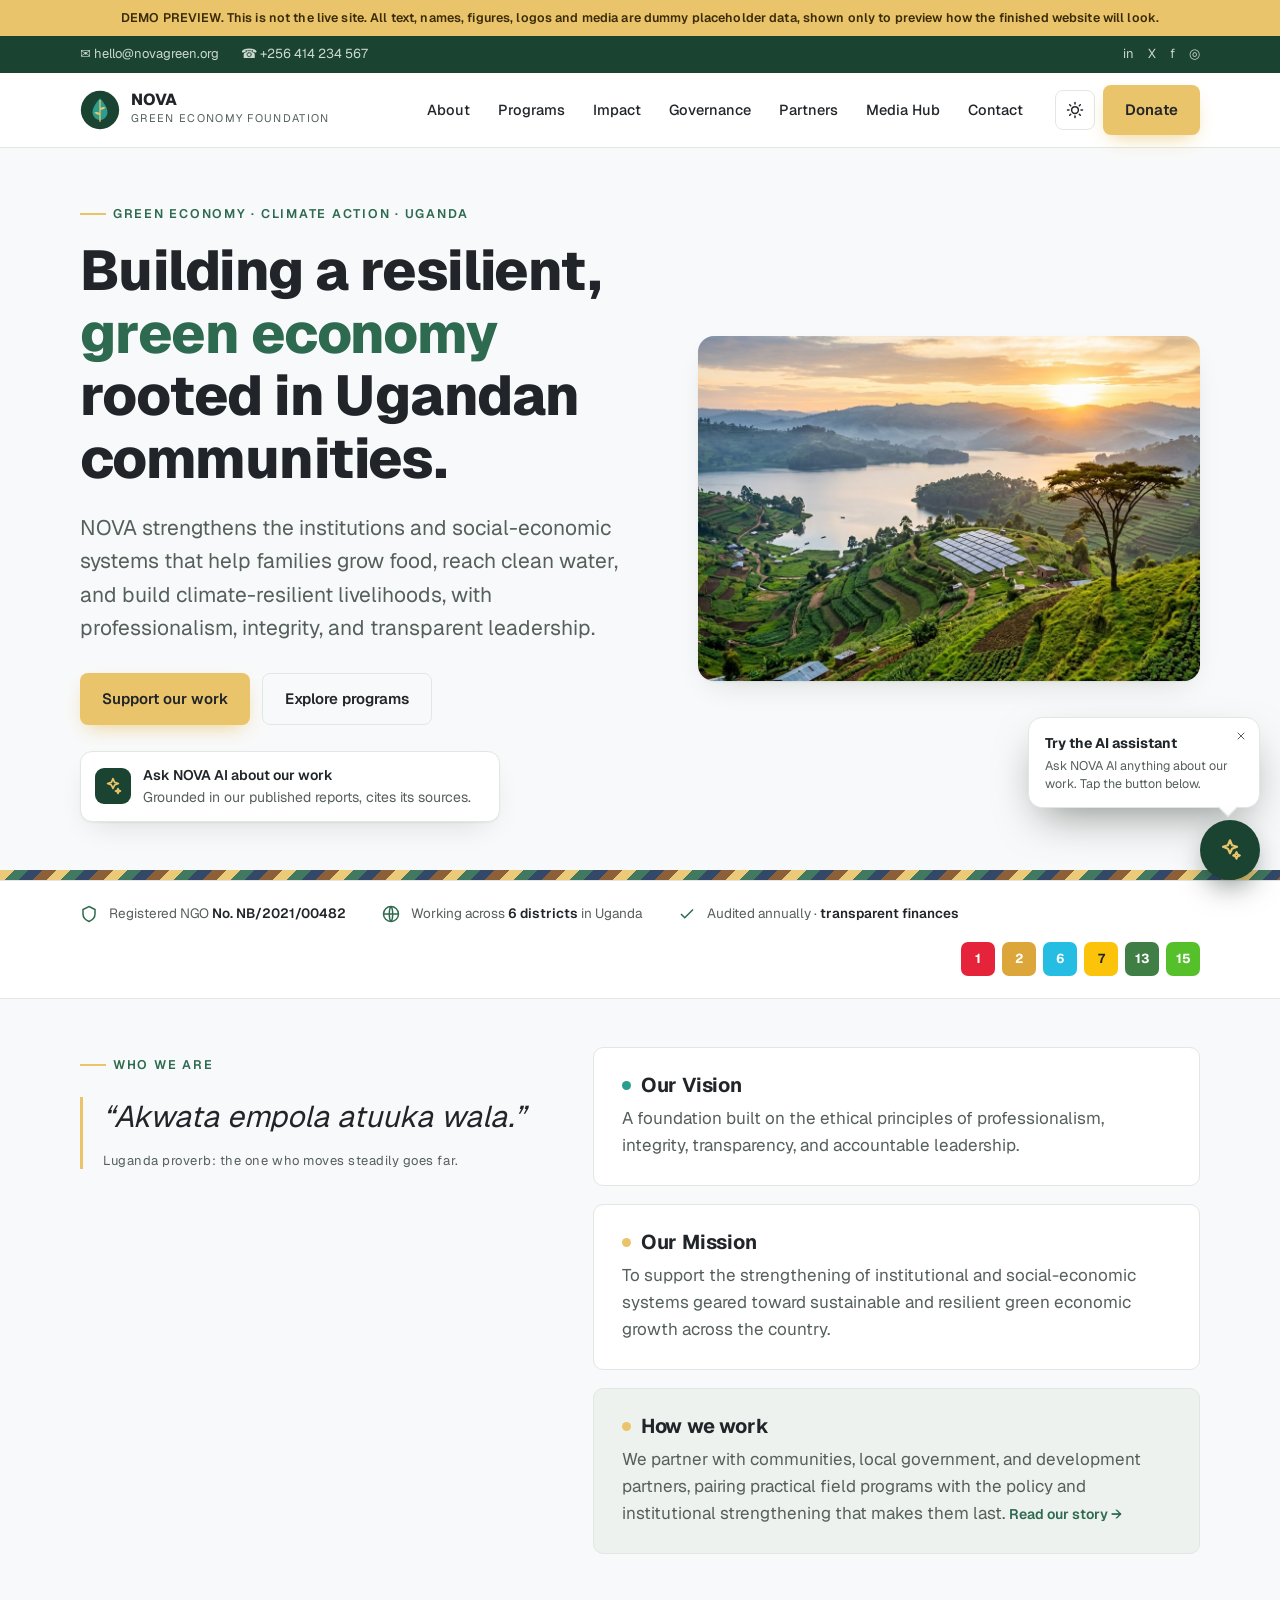
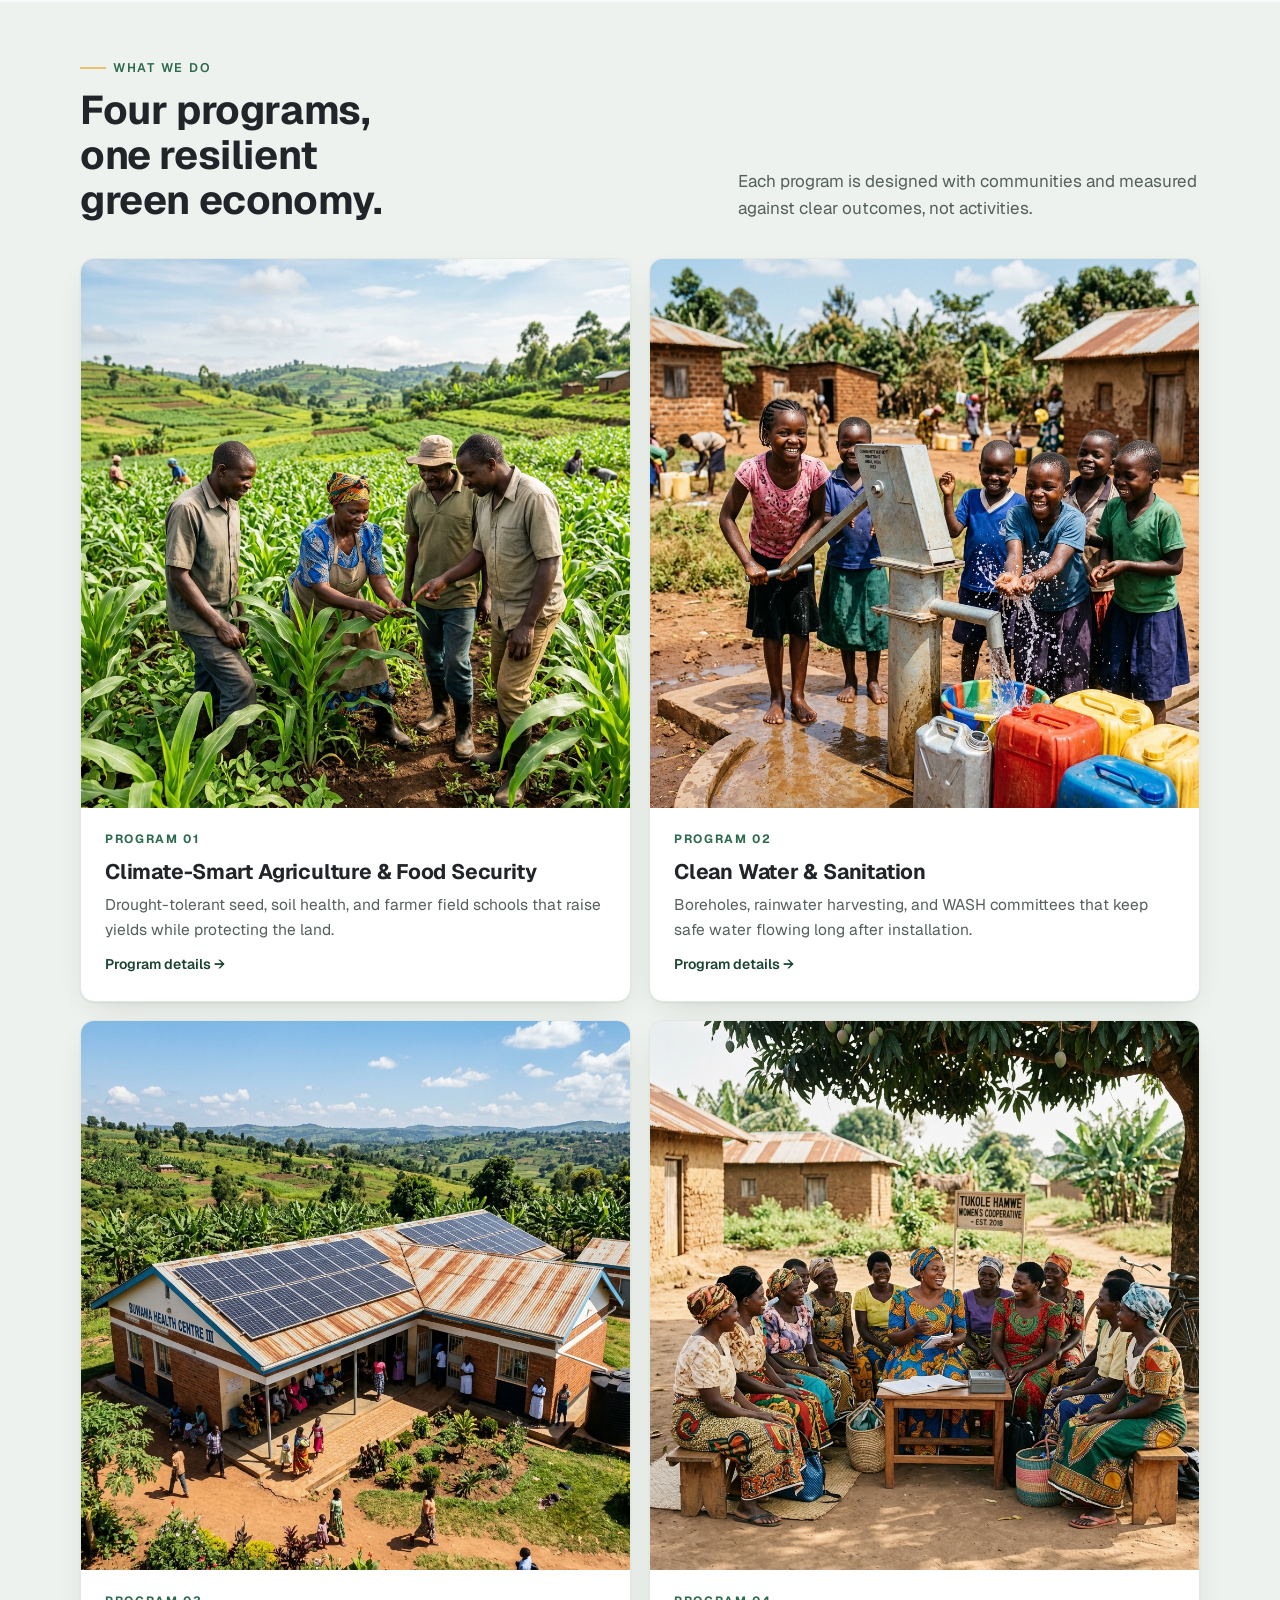
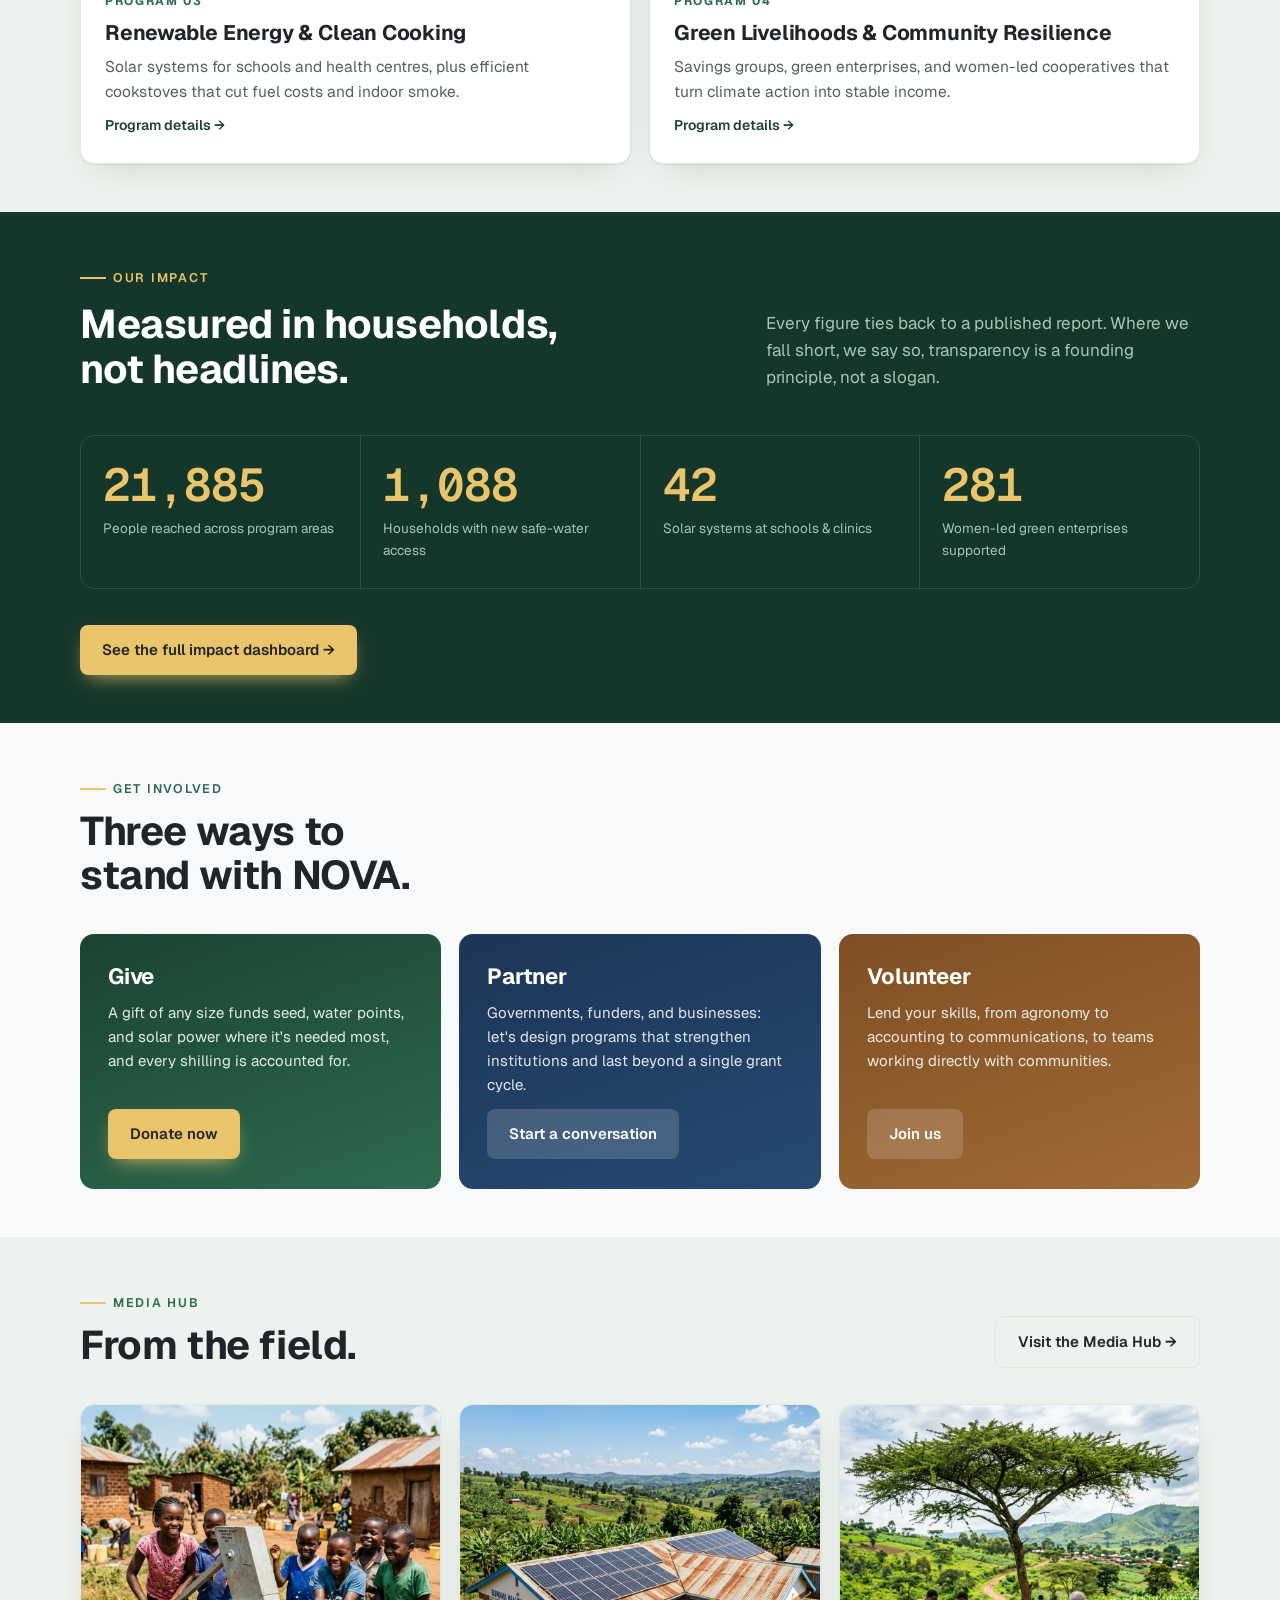
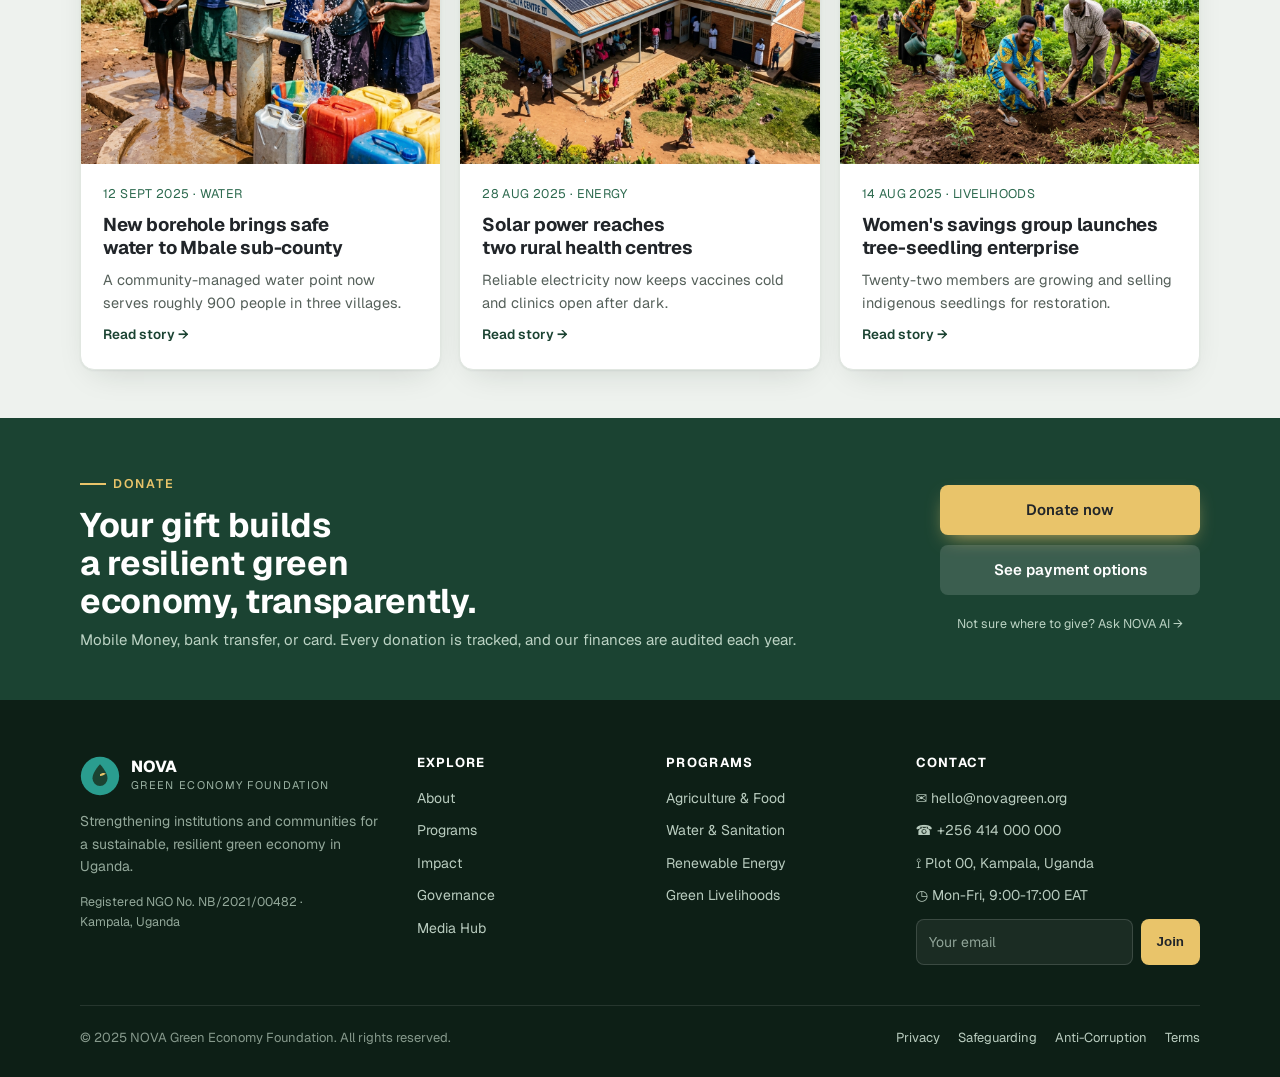
<file: index.html>
<!doctype html>
<html lang="en">
<head>
<meta charset="utf-8" />
<meta name="viewport" content="width=device-width, initial-scale=1, viewport-fit=cover" />
<title>NOVA Green Economy Foundation</title>
<meta name="description" content="Donor-ready demo site for NOVA Green Economy Foundation, Uganda's green economy, climate action, food security, water and community resilience." />
<link rel="preconnect" href="https://fonts.googleapis.com" />
<link rel="preconnect" href="https://fonts.gstatic.com" crossorigin />
<link rel="stylesheet" href="https://fonts.googleapis.com/css2?family=Geist:wght@400;500;600;700;800&family=Geist+Mono:wght@400;500&display=swap" />
<link rel="stylesheet" href="nova.css" />
</head>
<body data-page="home">

<main id="main">

<!-- HERO -->
<section class="hero">
  <div class="wrap">
    <div class="hero-copy animate-hero">
      <span class="eyebrow">Green economy · Climate action · Uganda</span>
      <h1 style="margin-top:16px">Building a resilient, <em>green economy</em> rooted in Ugandan communities.</h1>
      <p class="lead">NOVA strengthens the institutions and social-economic systems that help families grow food, reach clean water, and build climate-resilient livelihoods, with professionalism, integrity, and transparent leadership.</p>
      <div class="hero-cta">
        <a href="donate.html" class="btn btn-donate">Support our work</a>
        <a href="programs.html" class="btn btn-ghost">Explore programs</a>
      </div>
      <button class="ask-nova" data-ask>
        <span class="spark"><svg width="20" height="20" viewBox="0 0 24 24" fill="none" stroke="currentColor" stroke-width="2" stroke-linecap="round" stroke-linejoin="round"><path d="M12 3l1.9 4.6L18.5 9l-4.6 1.9L12 15l-1.9-4.1L5.5 9l4.6-1.4z"/><path d="M18 15l.9 2.1L21 18l-2.1.9L18 21l-.9-2.1L15 18l2.1-.9z"/></svg></span>
        <span class="t"><b>Ask NOVA AI about our work</b><span>Grounded in our published reports, cites its sources.</span></span>
      </button>
    </div>
    <div class="hero-art animate-hero-delay-1">
      <img src="images/uganda_hero_1791113554874.jpg" alt="Ugandan green hillside with terraced farms, a lake, and solar panels" style="width: 100%; height: 100%; object-fit: cover;" />
    </div>
  </div>
</section>

<div class="kitenge" role="presentation"></div>

<!-- TRUST BAR -->
<div class="trust">
  <div class="wrap">
    <div class="ti"><svg class="ic" width="18" height="18" viewBox="0 0 24 24" fill="none" stroke="currentColor" stroke-width="2"><path d="M12 2l8 4v6c0 5-3.5 8-8 10-4.5-2-8-5-8-10V6z"/></svg><span>Registered NGO <b>No. NB/2021/00482</b></span></div>
    <div class="ti"><svg class="ic" width="18" height="18" viewBox="0 0 24 24" fill="none" stroke="currentColor" stroke-width="2"><circle cx="12" cy="12" r="10"/><path d="M2 12h20M12 2c3 3 3 17 0 20M12 2c-3 3-3 17 0 20"/></svg><span>Working across <b>6 districts</b> in Uganda</span></div>
    <div class="ti"><svg class="ic" width="18" height="18" viewBox="0 0 24 24" fill="none" stroke="currentColor" stroke-width="2"><path d="M20 6L9 17l-5-5"/></svg><span>Audited annually · <b>transparent finances</b></span></div>
    <div class="sdgs" aria-label="Priority Sustainable Development Goals">
      <span class="sdg" style="background:#E5243B" title="SDG 1, No Poverty">1</span>
      <span class="sdg" style="background:#DDA63A" title="SDG 2, Zero Hunger">2</span>
      <span class="sdg" style="background:#26BDE2" title="SDG 6, Clean Water">6</span>
      <span class="sdg" style="background:#FCC30B;color:#212529" title="SDG 7, Clean Energy">7</span>
      <span class="sdg" style="background:#3F7E44" title="SDG 13, Climate Action">13</span>
      <span class="sdg" style="background:#56C02B" title="SDG 15, Life on Land">15</span>
    </div>
  </div>
</div>

<!-- VISION & MISSION -->
<section class="vm">
  <div class="wrap">
    <div class="vm-left">
      <span class="eyebrow">Who we are</span>
      <blockquote class="proverb" style="margin-top:22px">“Akwata empola atuuka wala.”<cite>Luganda proverb: the one who moves steadily goes far.</cite></blockquote>
    </div>
    <div class="vm-cards">
      <div class="vm-card vision"><h3><span class="dot"></span>Our Vision</h3><p>A foundation built on the ethical principles of professionalism, integrity, transparency, and accountable leadership.</p></div>
      <div class="vm-card"><h3><span class="dot"></span>Our Mission</h3><p>To support the strengthening of institutional and social-economic systems geared toward sustainable and resilient green economic growth across the country.</p></div>
      <div class="vm-card" style="background:var(--surface-2)"><h3><span class="dot"></span>How we work</h3><p>We partner with communities, local government, and development partners, pairing practical field programs with the policy and institutional strengthening that makes them last. <a href="about.html" style="color:var(--brand-2);font-family:var(--ui);font-weight:600;font-size:14px;text-decoration:none">Read our story →</a></p></div>
    </div>
  </div>
</section>

<!-- PROGRAMS PREVIEW -->
<section style="background:var(--surface-2)">
  <div class="wrap">
    <div class="sec-head">
      <div><span class="eyebrow">What we do</span><h2>Four programs, one resilient green economy.</h2></div>
      <p>Each program is designed with communities and measured against clear outcomes, not activities.</p>
    </div>
    <div class="prog-grid">
      <article class="prog"><div class="art"><img src="images/uganda_agriculture_1791113567025.jpg" alt="Climate-Smart Agriculture" style="width: 100%; height: 100%; object-fit: cover;" /></div>
        <div class="body"><span class="num">PROGRAM 01</span><h3>Climate-Smart Agriculture &amp; Food Security</h3><p>Drought-tolerant seed, soil health, and farmer field schools that raise yields while protecting the land.</p><a class="more" href="programs.html">Program details →</a></div></article>
      <article class="prog"><div class="art"><img src="images/uganda_water_1791113580676.jpg" alt="Clean Water" style="width: 100%; height: 100%; object-fit: cover;" /></div>
        <div class="body"><span class="num">PROGRAM 02</span><h3>Clean Water &amp; Sanitation</h3><p>Boreholes, rainwater harvesting, and WASH committees that keep safe water flowing long after installation.</p><a class="more" href="programs.html">Program details →</a></div></article>
      <article class="prog"><div class="art"><img src="images/uganda_energy_1791113595016.jpg" alt="Renewable Energy" style="width: 100%; height: 100%; object-fit: cover;" /></div>
        <div class="body"><span class="num">PROGRAM 03</span><h3>Renewable Energy &amp; Clean Cooking</h3><p>Solar systems for schools and health centres, plus efficient cookstoves that cut fuel costs and indoor smoke.</p><a class="more" href="programs.html">Program details →</a></div></article>
      <article class="prog"><div class="art"><img src="images/uganda_livelihood_1791113776025.jpg" alt="Green Livelihoods" style="width: 100%; height: 100%; object-fit: cover;" /></div>
        <div class="body"><span class="num">PROGRAM 04</span><h3>Green Livelihoods &amp; Community Resilience</h3><p>Savings groups, green enterprises, and women-led cooperatives that turn climate action into stable income.</p><a class="more" href="programs.html">Program details →</a></div></article>
    </div>
  </div>
</section>

<!-- IMPACT PREVIEW -->
<section class="impact">
  <div class="wrap">
    <div class="intro">
      <div><span class="eyebrow">Our impact</span><h2 style="margin-top:14px">Measured in households, not headlines.</h2></div>
      <p>Every figure ties back to a published report. Where we fall short, we say so, transparency is a founding principle, not a slogan.</p>
    </div>
    <div class="stats">
      <div class="stat"><div class="n" data-count="24800">0</div><div class="l">People reached across program areas</div></div>
      <div class="stat"><div class="n" data-count="1240">0</div><div class="l">Households with new safe-water access</div></div>
      <div class="stat"><div class="n" data-count="48">0</div><div class="l">Solar systems at schools &amp; clinics</div></div>
      <div class="stat"><div class="n" data-count="320">0</div><div class="l">Women-led green enterprises supported</div></div>
    </div>
    <div style="margin-top:36px"><a href="impact.html" class="btn btn-donate">See the full impact dashboard →</a></div>
  </div>
</section>

<!-- GET INVOLVED -->
<section>
  <div class="wrap">
    <div class="sec-head"><div><span class="eyebrow">Get involved</span><h2>Three ways to stand with NOVA.</h2></div></div>
    <div class="involve-grid">
      <div class="inv"><h3>Give</h3><p>A gift of any size funds seed, water points, and solar power where it's needed most, and every shilling is accounted for.</p><a href="donate.html" class="btn btn-donate">Donate now</a></div>
      <div class="inv"><h3>Partner</h3><p>Governments, funders, and businesses: let's design programs that strengthen institutions and last beyond a single grant cycle.</p><a href="contact.html" class="btn" style="background:rgba(255,255,255,.16);color:#fff">Start a conversation</a></div>
      <div class="inv"><h3>Volunteer</h3><p>Lend your skills, from agronomy to accounting to communications, to teams working directly with communities.</p><a href="contact.html" class="btn" style="background:rgba(255,255,255,.16);color:#fff">Join us</a></div>
    </div>
  </div>
</section>

<!-- NEWS PREVIEW -->
<section style="background:var(--surface-2)">
  <div class="wrap">
    <div class="sec-head"><div><span class="eyebrow">Media Hub</span><h2>From the field.</h2></div><a href="media-hub.html" class="btn btn-ghost">Visit the Media Hub →</a></div>
    <div class="news-grid">
      <article class="post"><div class="art"><img src="images/uganda_water_1791113580676.jpg" alt="Water Borehole" style="width: 100%; height: 100%; object-fit: cover;" /></div>
        <div class="body"><span class="meta">12 Sept 2025 · Water</span><h3>New borehole brings safe water to Mbale sub-county</h3><p>A community-managed water point now serves roughly 900 people in three villages.</p><a class="rl" href="media-hub.html">Read story →</a></div></article>
      <article class="post"><div class="art"><img src="images/uganda_energy_1791113595016.jpg" alt="Solar Power Clinic" style="width: 100%; height: 100%; object-fit: cover;" /></div>
        <div class="body"><span class="meta">28 Aug 2025 · Energy</span><h3>Solar power reaches two rural health centres</h3><p>Reliable electricity now keeps vaccines cold and clinics open after dark.</p><a class="rl" href="media-hub.html">Read story →</a></div></article>
      <article class="post"><div class="art"><img src="images/uganda_tree_planting_1791113788307.jpg" alt="Tree Seedling Enterprise" style="width: 100%; height: 100%; object-fit: cover;" /></div>
        <div class="body"><span class="meta">14 Aug 2025 · Livelihoods</span><h3>Women's savings group launches tree-seedling enterprise</h3><p>Twenty-two members are growing and selling indigenous seedlings for restoration.</p><a class="rl" href="media-hub.html">Read story →</a></div></article>
    </div>
  </div>
</section>

<!-- DONATE CTA -->
<section class="cta-strip">
  <div class="wrap">
    <div>
      <span class="eyebrow" style="color:var(--gold)">Donate</span>
      <h2 style="margin-top:12px">Your gift builds a resilient green economy, transparently.</h2>
      <p>Mobile Money, bank transfer, or card. Every donation is tracked, and our finances are audited each year.</p>
    </div>
    <div class="cta-col">
      <a href="donate.html" class="btn btn-donate" style="justify-content:center">Donate now</a>
      <a href="donate.html" class="btn" style="background:rgba(255,255,255,.14);color:#fff;justify-content:center">See payment options</a>
      <button class="ai-human" style="background:none;border:0;cursor:pointer" data-ask><a style="color:#bcd3c4">Not sure where to give? Ask NOVA AI →</a></button>
    </div>
  </div>
</section>

</main>
<script src="nova.js"></script>
</body>
</html>
</file>
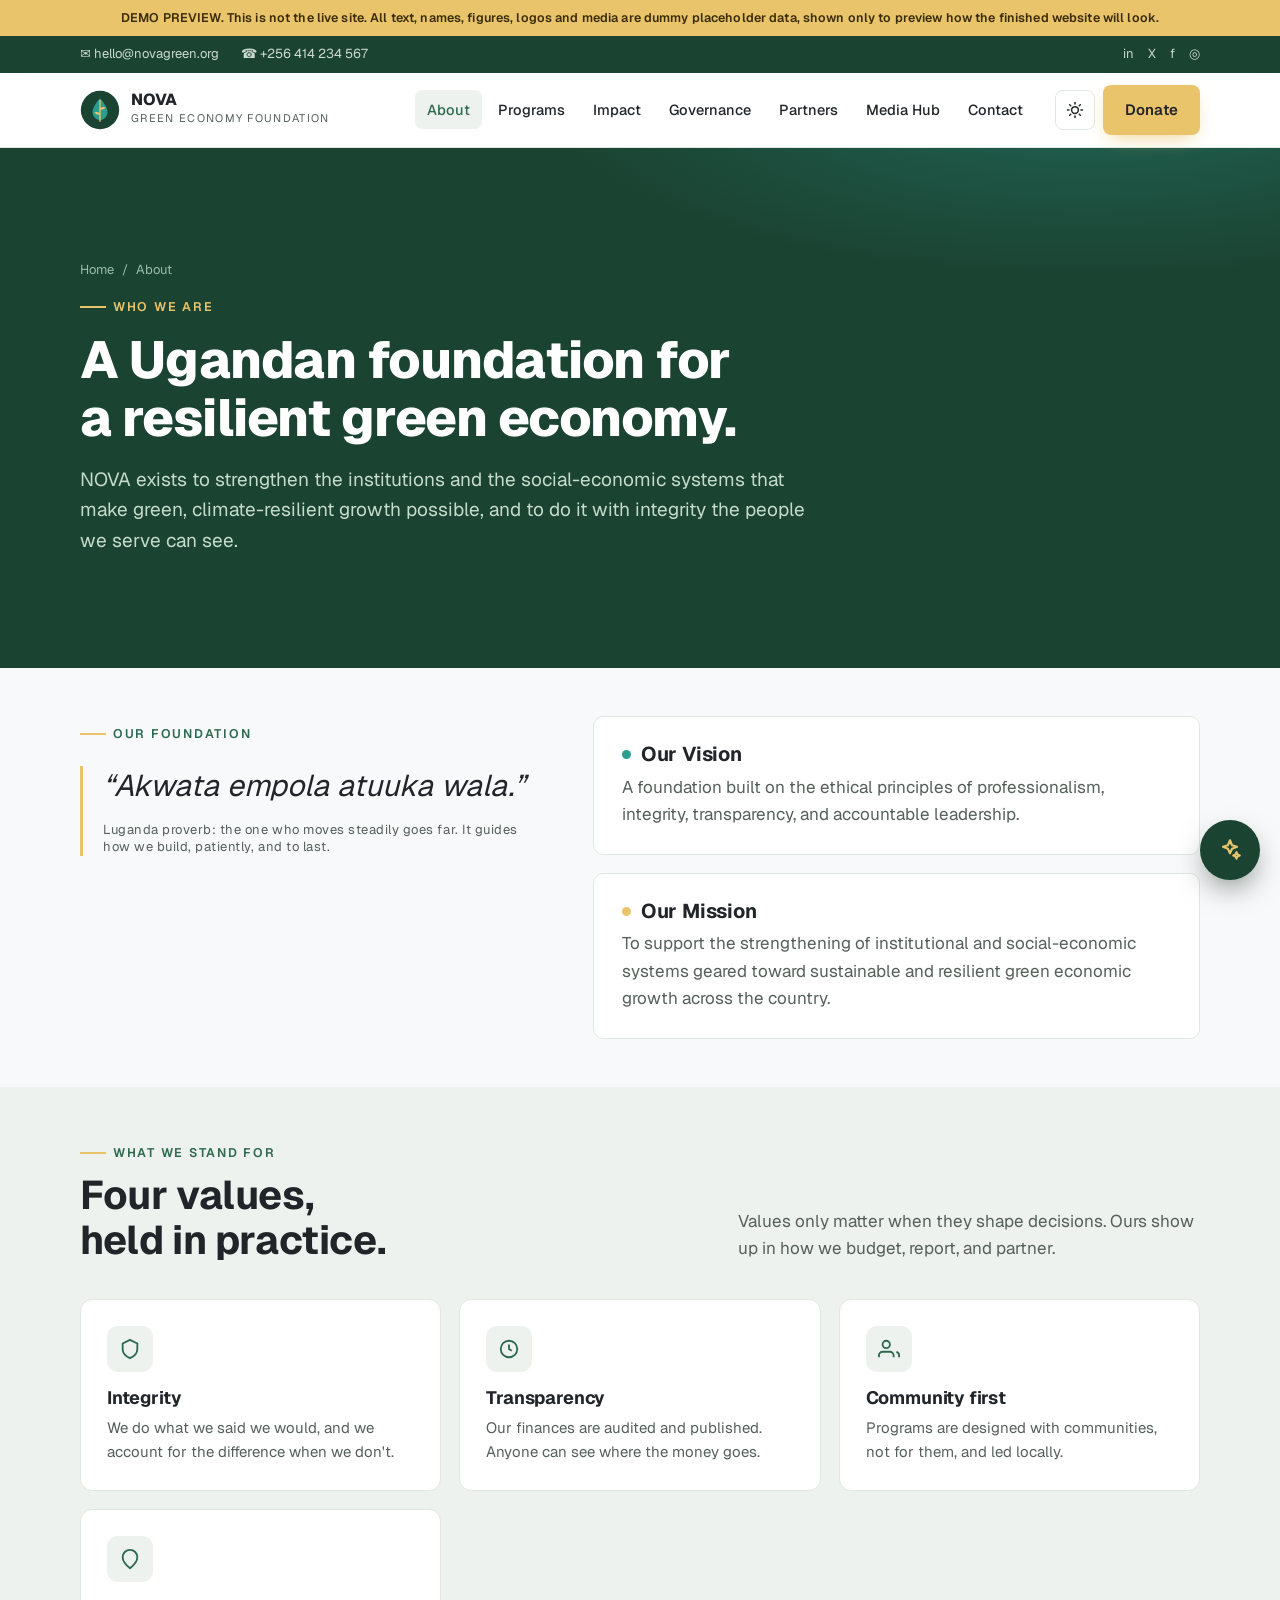
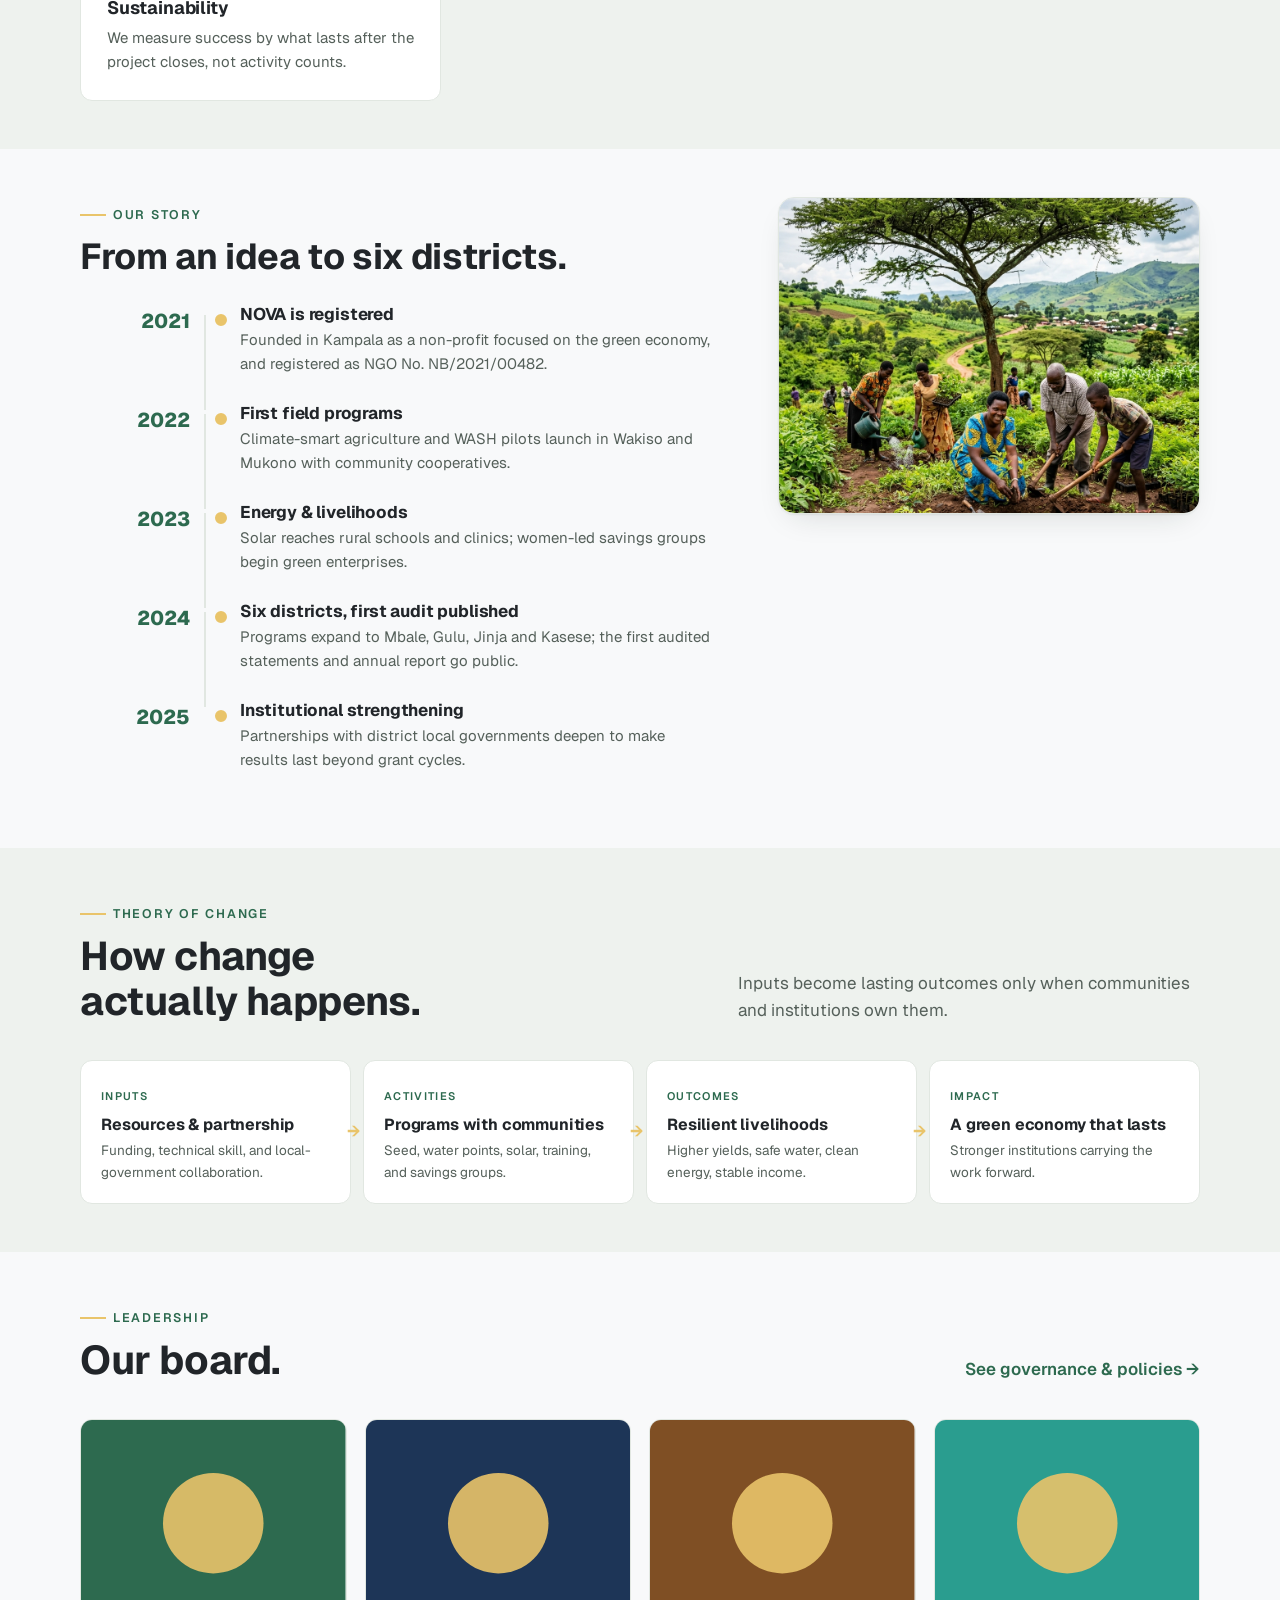
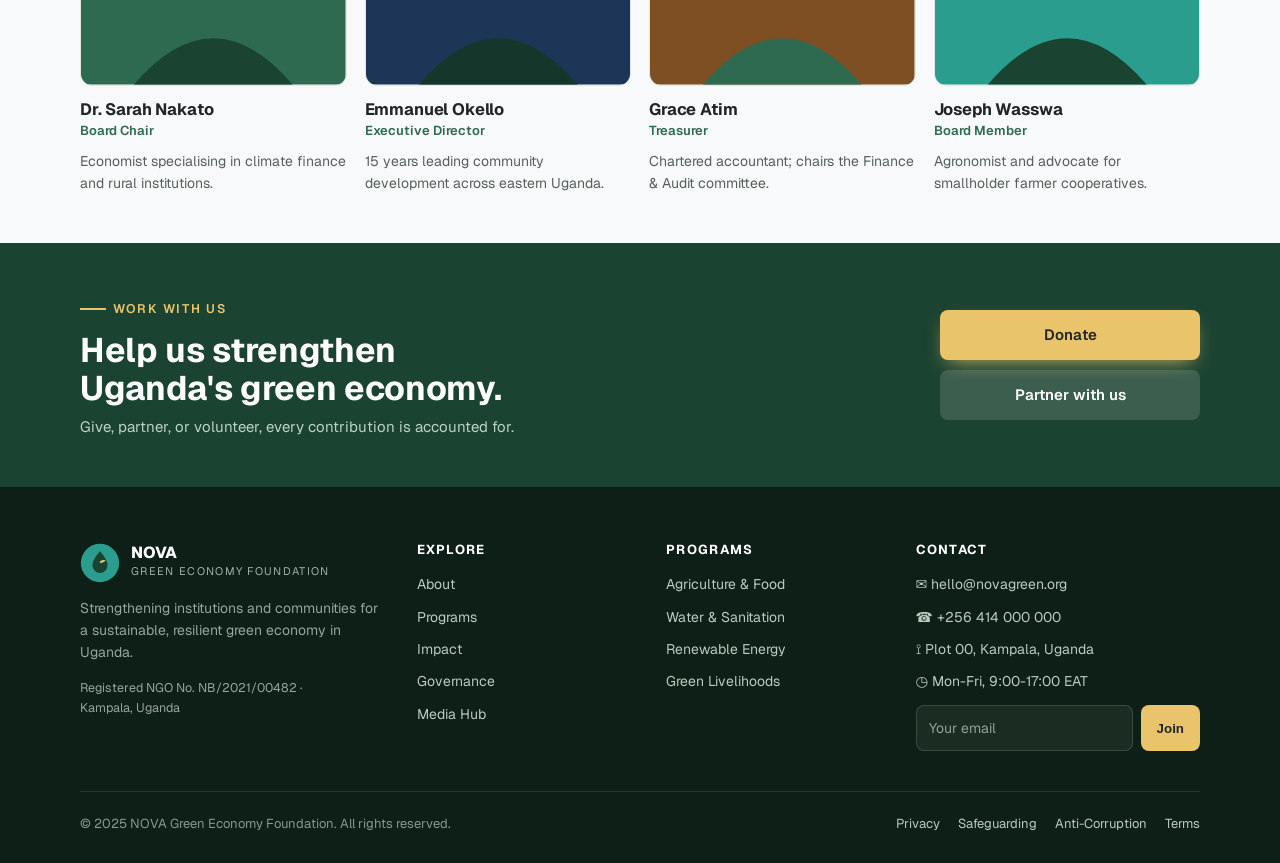
<file: about.html>
<!doctype html>
<html lang="en">
<head>
<meta charset="utf-8" />
<meta name="viewport" content="width=device-width, initial-scale=1, viewport-fit=cover" />
<title>About, NOVA Green Economy Foundation</title>
<meta name="description" content="NOVA Green Economy Foundation's vision, mission, values, story, theory of change, board and committees." />
<link rel="preconnect" href="https://fonts.googleapis.com" />
<link rel="preconnect" href="https://fonts.gstatic.com" crossorigin />
<link rel="stylesheet" href="https://fonts.googleapis.com/css2?family=Geist:wght@400;500;600;700;800&family=Geist+Mono:wght@400;500&display=swap" />
<link rel="stylesheet" href="nova.css" />
</head>
<body data-page="about">
<main id="main">

<section class="page-hero">
  <div class="wrap">
    <div class="crumbs"><a href="index.html">Home</a> / <span>About</span></div>
    <span class="eyebrow" style="margin-top:16px">Who we are</span>
    <h1>A Ugandan foundation for a resilient green economy.</h1>
    <p>NOVA exists to strengthen the institutions and the social-economic systems that make green, climate-resilient growth possible, and to do it with integrity the people we serve can see.</p>
  </div>
</section>

<!-- vision / mission / how -->
<section class="vm">
  <div class="wrap">
    <div class="vm-left">
      <span class="eyebrow">Our foundation</span>
      <blockquote class="proverb" style="margin-top:22px">“Akwata empola atuuka wala.”<cite>Luganda proverb: the one who moves steadily goes far. It guides how we build, patiently, and to last.</cite></blockquote>
    </div>
    <div class="vm-cards">
      <div class="vm-card vision"><h3><span class="dot"></span>Our Vision</h3><p>A foundation built on the ethical principles of professionalism, integrity, transparency, and accountable leadership.</p></div>
      <div class="vm-card"><h3><span class="dot"></span>Our Mission</h3><p>To support the strengthening of institutional and social-economic systems geared toward sustainable and resilient green economic growth across the country.</p></div>
    </div>
  </div>
</section>

<!-- values -->
<section style="background:var(--surface-2)">
  <div class="wrap">
    <div class="sec-head"><div><span class="eyebrow">What we stand for</span><h2>Four values, held in practice.</h2></div><p>Values only matter when they shape decisions. Ours show up in how we budget, report, and partner.</p></div>
    <div class="values">
      <div class="value"><div class="vic"><svg width="22" height="22" viewBox="0 0 24 24" fill="none" stroke="currentColor" stroke-width="2"><path d="M12 2l8 4v6c0 5-3.5 8-8 10-4.5-2-8-5-8-10V6z"/></svg></div><h3>Integrity</h3><p>We do what we said we would, and we account for the difference when we don't.</p></div>
      <div class="value"><div class="vic"><svg width="22" height="22" viewBox="0 0 24 24" fill="none" stroke="currentColor" stroke-width="2"><circle cx="12" cy="12" r="9"/><path d="M12 7v5l3 2"/></svg></div><h3>Transparency</h3><p>Our finances are audited and published. Anyone can see where the money goes.</p></div>
      <div class="value"><div class="vic"><svg width="22" height="22" viewBox="0 0 24 24" fill="none" stroke="currentColor" stroke-width="2"><path d="M17 21v-2a4 4 0 00-4-4H5a4 4 0 00-4 4v2"/><circle cx="9" cy="7" r="4"/><path d="M23 21v-2a4 4 0 00-3-3.87"/></svg></div><h3>Community first</h3><p>Programs are designed with communities, not for them, and led locally.</p></div>
      <div class="value"><div class="vic"><svg width="22" height="22" viewBox="0 0 24 24" fill="none" stroke="currentColor" stroke-width="2"><path d="M12 22c5-4 8-8 8-12a8 8 0 10-16 0c0 4 3 8 8 12z"/><path d="M12 11v.01"/></svg></div><h3>Sustainability</h3><p>We measure success by what lasts after the project closes, not activity counts.</p></div>
    </div>
  </div>
</section>

<!-- story / timeline -->
<section>
  <div class="wrap">
    <div class="split wide-left" style="align-items:start">
      <div>
        <span class="eyebrow">Our story</span>
        <h2 style="font-size:clamp(26px,3.6vw,36px);margin:12px 0 28px">From an idea to six districts.</h2>
        <div class="timeline">
          <div class="tl"><div class="yr">2021</div><div class="ev"><h4>NOVA is registered</h4><p>Founded in Kampala as a non-profit focused on the green economy, and registered as NGO No. NB/2021/00482.</p></div></div>
          <div class="tl"><div class="yr">2022</div><div class="ev"><h4>First field programs</h4><p>Climate-smart agriculture and WASH pilots launch in Wakiso and Mukono with community cooperatives.</p></div></div>
          <div class="tl"><div class="yr">2023</div><div class="ev"><h4>Energy &amp; livelihoods</h4><p>Solar reaches rural schools and clinics; women-led savings groups begin green enterprises.</p></div></div>
          <div class="tl"><div class="yr">2024</div><div class="ev"><h4>Six districts, first audit published</h4><p>Programs expand to Mbale, Gulu, Jinja and Kasese; the first audited statements and annual report go public.</p></div></div>
          <div class="tl"><div class="yr">2025</div><div class="ev"><h4>Institutional strengthening</h4><p>Partnerships with district local governments deepen to make results last beyond grant cycles.</p></div></div>
        </div>
      </div>
      <div class="media-card">
        <img src="images/uganda_tree_planting_1791113788307.jpg" alt="Ugandan community members planting tree seedlings under an acacia tree" style="width: 100%; height: 100%; object-fit: cover;" />
      </div>
    </div>
  </div>
</section>

<!-- theory of change -->
<section style="background:var(--surface-2)">
  <div class="wrap">
    <div class="sec-head"><div><span class="eyebrow">Theory of change</span><h2>How change actually happens.</h2></div><p>Inputs become lasting outcomes only when communities and institutions own them.</p></div>
    <div class="toc">
      <div class="step"><span class="k">Inputs</span><h4>Resources &amp; partnership</h4><p>Funding, technical skill, and local-government collaboration.</p></div>
      <div class="step"><span class="k">Activities</span><h4>Programs with communities</h4><p>Seed, water points, solar, training, and savings groups.</p></div>
      <div class="step"><span class="k">Outcomes</span><h4>Resilient livelihoods</h4><p>Higher yields, safe water, clean energy, stable income.</p></div>
      <div class="step"><span class="k">Impact</span><h4>A green economy that lasts</h4><p>Stronger institutions carrying the work forward.</p></div>
    </div>
  </div>
</section>

<!-- board + committees -->
<section>
  <div class="wrap">
    <div class="sec-head"><div><span class="eyebrow">Leadership</span><h2>Our board.</h2></div><p><a href="governance.html" style="color:var(--brand-2);font-family:var(--ui);font-weight:600;text-decoration:none">See governance &amp; policies →</a></p></div>
    <div class="board">
      <div class="person"><div class="pic"><svg viewBox="0 0 200 200" aria-hidden="true"><rect width="200" height="200" fill="#2D6A4F"/><circle cx="100" cy="78" r="38" fill="#E9C46A" opacity=".9"/><path d="M40 200 q60-70 120 0Z" fill="#1B4332"/></svg></div><h4>Dr. Sarah Nakato</h4><div class="role">Board Chair</div><p class="bio">Economist specialising in climate finance and rural institutions.</p></div>
      <div class="person"><div class="pic"><svg viewBox="0 0 200 200" aria-hidden="true"><rect width="200" height="200" fill="#1D3557"/><circle cx="100" cy="78" r="38" fill="#E9C46A" opacity=".9"/><path d="M40 200 q60-70 120 0Z" fill="#15362A"/></svg></div><h4>Emmanuel Okello</h4><div class="role">Executive Director</div><p class="bio">15 years leading community development across eastern Uganda.</p></div>
      <div class="person"><div class="pic"><svg viewBox="0 0 200 200" aria-hidden="true"><rect width="200" height="200" fill="#7F4F24"/><circle cx="100" cy="78" r="38" fill="#E9C46A" opacity=".9"/><path d="M40 200 q60-70 120 0Z" fill="#2D6A4F"/></svg></div><h4>Grace Atim</h4><div class="role">Treasurer</div><p class="bio">Chartered accountant; chairs the Finance &amp; Audit committee.</p></div>
      <div class="person"><div class="pic"><svg viewBox="0 0 200 200" aria-hidden="true"><rect width="200" height="200" fill="#2A9D8F"/><circle cx="100" cy="78" r="38" fill="#E9C46A" opacity=".9"/><path d="M40 200 q60-70 120 0Z" fill="#1B4332"/></svg></div><h4>Joseph Wasswa</h4><div class="role">Board Member</div><p class="bio">Agronomist and advocate for smallholder farmer cooperatives.</p></div>
    </div>
  </div>
</section>

<section class="cta-strip">
  <div class="wrap">
    <div><span class="eyebrow" style="color:var(--gold)">Work with us</span><h2 style="margin-top:12px">Help us strengthen Uganda's green economy.</h2><p>Give, partner, or volunteer, every contribution is accounted for.</p></div>
    <div class="cta-col"><a href="donate.html" class="btn btn-donate" style="justify-content:center">Donate</a><a href="contact.html" class="btn" style="background:rgba(255,255,255,.14);color:#fff;justify-content:center">Partner with us</a></div>
  </div>
</section>

</main>
<script src="nova.js"></script>
</body>
</html>
</file>
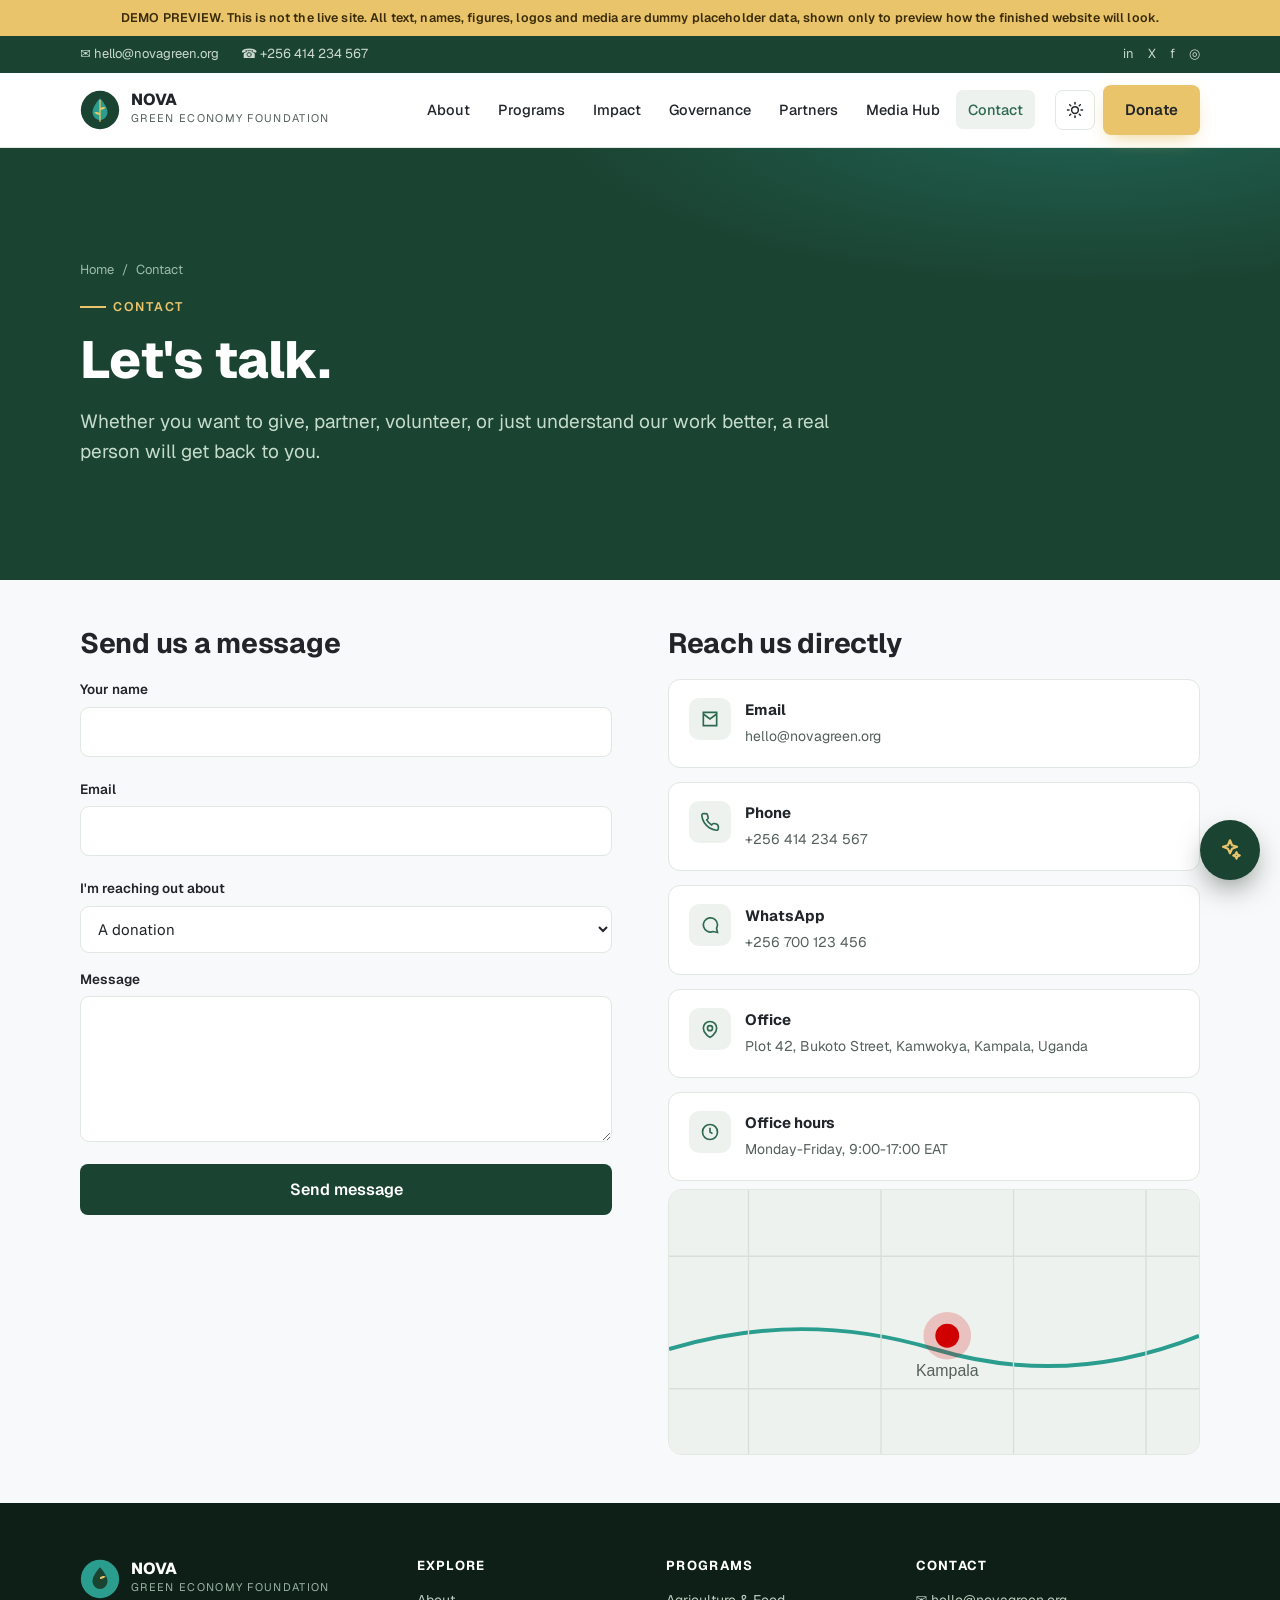
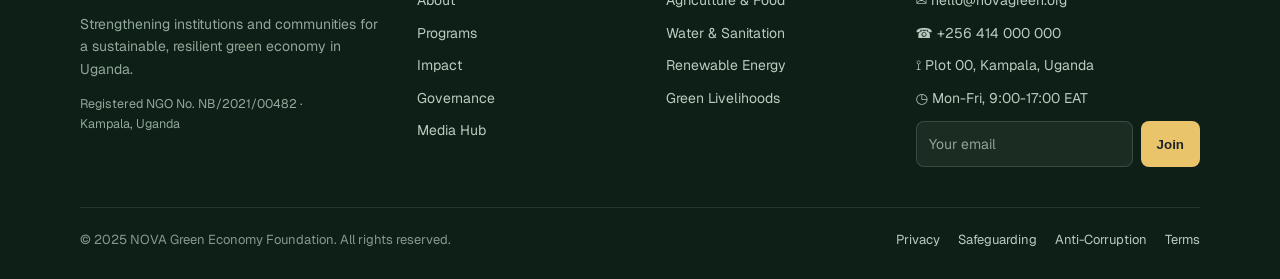
<file: contact.html>
<!doctype html>
<html lang="en">
<head>
<meta charset="utf-8" />
<meta name="viewport" content="width=device-width, initial-scale=1, viewport-fit=cover" />
<title>Contact, NOVA Green Economy Foundation</title>
<meta name="description" content="Reach NOVA Green Economy Foundation, email, phone, WhatsApp, office hours and location in Kampala, Uganda." />
<link rel="preconnect" href="https://fonts.googleapis.com" />
<link rel="preconnect" href="https://fonts.gstatic.com" crossorigin />
<link rel="stylesheet" href="https://fonts.googleapis.com/css2?family=Geist:wght@400;500;600;700;800&family=Geist+Mono:wght@400;500&display=swap" />
<link rel="stylesheet" href="nova.css" />
</head>
<body data-page="contact">
<main id="main">

<section class="page-hero">
  <div class="wrap">
    <div class="crumbs"><a href="index.html">Home</a> / <span>Contact</span></div>
    <span class="eyebrow" style="margin-top:16px">Contact</span>
    <h1>Let's talk.</h1>
    <p>Whether you want to give, partner, volunteer, or just understand our work better, a real person will get back to you.</p>
  </div>
</section>

<section>
  <div class="wrap">
    <div class="contact-grid">
      <!-- form -->
      <div>
        <h2 style="font-size:clamp(22px,3vw,28px);margin-bottom:20px">Send us a message</h2>
        <form id="contactForm" novalidate>
          <div class="field"><label for="cname">Your name</label><input id="cname" type="text" required /><span class="err" role="alert"></span></div>
          <div class="field"><label for="cemail">Email</label><input id="cemail" type="email" required /><span class="err" role="alert"></span></div>
          <div class="field"><label for="ctopic">I'm reaching out about</label>
            <select id="ctopic"><option>A donation</option><option>A partnership</option><option>Volunteering</option><option>Media / press</option><option>Something else</option></select></div>
          <div class="field"><label for="cmsg">Message</label><textarea id="cmsg" rows="5" required></textarea><span class="err" role="alert"></span></div>
          <button type="submit" class="btn btn-primary" style="width:100%;justify-content:center;font-size:16px;padding:15px">Send message</button>
        </form>
      </div>

      <!-- info -->
      <div>
        <h2 style="font-size:clamp(22px,3vw,28px);margin-bottom:20px">Reach us directly</h2>
        <div class="contact-info">
          <div class="ci"><span class="cic"><svg width="20" height="20" viewBox="0 0 24 24" fill="none" stroke="currentColor" stroke-width="2"><path d="M4 4h16v16H4z"/><path d="M4 6l8 6 8-6"/></svg></span><div><b>Email</b><span>hello@novagreen.org</span></div></div>
          <div class="ci"><span class="cic"><svg width="20" height="20" viewBox="0 0 24 24" fill="none" stroke="currentColor" stroke-width="2"><path d="M22 16.9v3a2 2 0 01-2.2 2 19.8 19.8 0 01-8.6-3 19.5 19.5 0 01-6-6 19.8 19.8 0 01-3-8.6A2 2 0 014.1 2h3a2 2 0 012 1.7c.1.9.3 1.8.6 2.6a2 2 0 01-.5 2.1L8 9.5a16 16 0 006 6l1.1-1.1a2 2 0 012.1-.5c.8.3 1.7.5 2.6.6a2 2 0 011.7 2z"/></svg></span><div><b>Phone</b><span>+256 414 234 567</span></div></div>
          <div class="ci"><span class="cic"><svg width="20" height="20" viewBox="0 0 24 24" fill="none" stroke="currentColor" stroke-width="2"><path d="M21 11.5a8.4 8.4 0 01-1.2 4.3L21 21l-5.3-1.2A8.5 8.5 0 1121 11.5z"/></svg></span><div><b>WhatsApp</b><span>+256 700 123 456</span></div></div>
          <div class="ci"><span class="cic"><svg width="20" height="20" viewBox="0 0 24 24" fill="none" stroke="currentColor" stroke-width="2"><path d="M12 22s8-4.5 8-11a8 8 0 10-16 0c0 6.5 8 11 8 11z"/><circle cx="12" cy="11" r="3"/></svg></span><div><b>Office</b><span>Plot 42, Bukoto Street, Kamwokya, Kampala, Uganda</span></div></div>
          <div class="ci"><span class="cic"><svg width="20" height="20" viewBox="0 0 24 24" fill="none" stroke="currentColor" stroke-width="2"><circle cx="12" cy="12" r="9"/><path d="M12 7v5l3 2"/></svg></span><div><b>Office hours</b><span>Monday-Friday, 9:00-17:00 EAT</span></div></div>
        </div>
        <div class="map" aria-label="Map placeholder showing Kampala, Uganda">
          <svg viewBox="0 0 400 200" preserveAspectRatio="xMidYMid slice" aria-hidden="true"><rect width="400" height="200" fill="#EEF2EE"/><path d="M0 120 Q100 90 200 120 T400 110" stroke="#2A9D8F" stroke-width="3" fill="none"/><path d="M60 0 V200 M160 0 V200 M260 0 V200 M360 0 V200" stroke="#D7E0D7" stroke-width="1"/><path d="M0 50 H400 M0 150 H400" stroke="#D7E0D7" stroke-width="1"/><circle cx="210" cy="110" r="9" fill="#D00000"/><circle cx="210" cy="110" r="18" fill="#D00000" opacity=".2"/><text x="210" y="140" text-anchor="middle" font-family="Inter,sans-serif" font-size="12" fill="#55605A">Kampala</text></svg>
        </div>
      </div>
    </div>
  </div>
</section>

</main>
<script src="nova.js"></script>
</body>
</html>
</file>
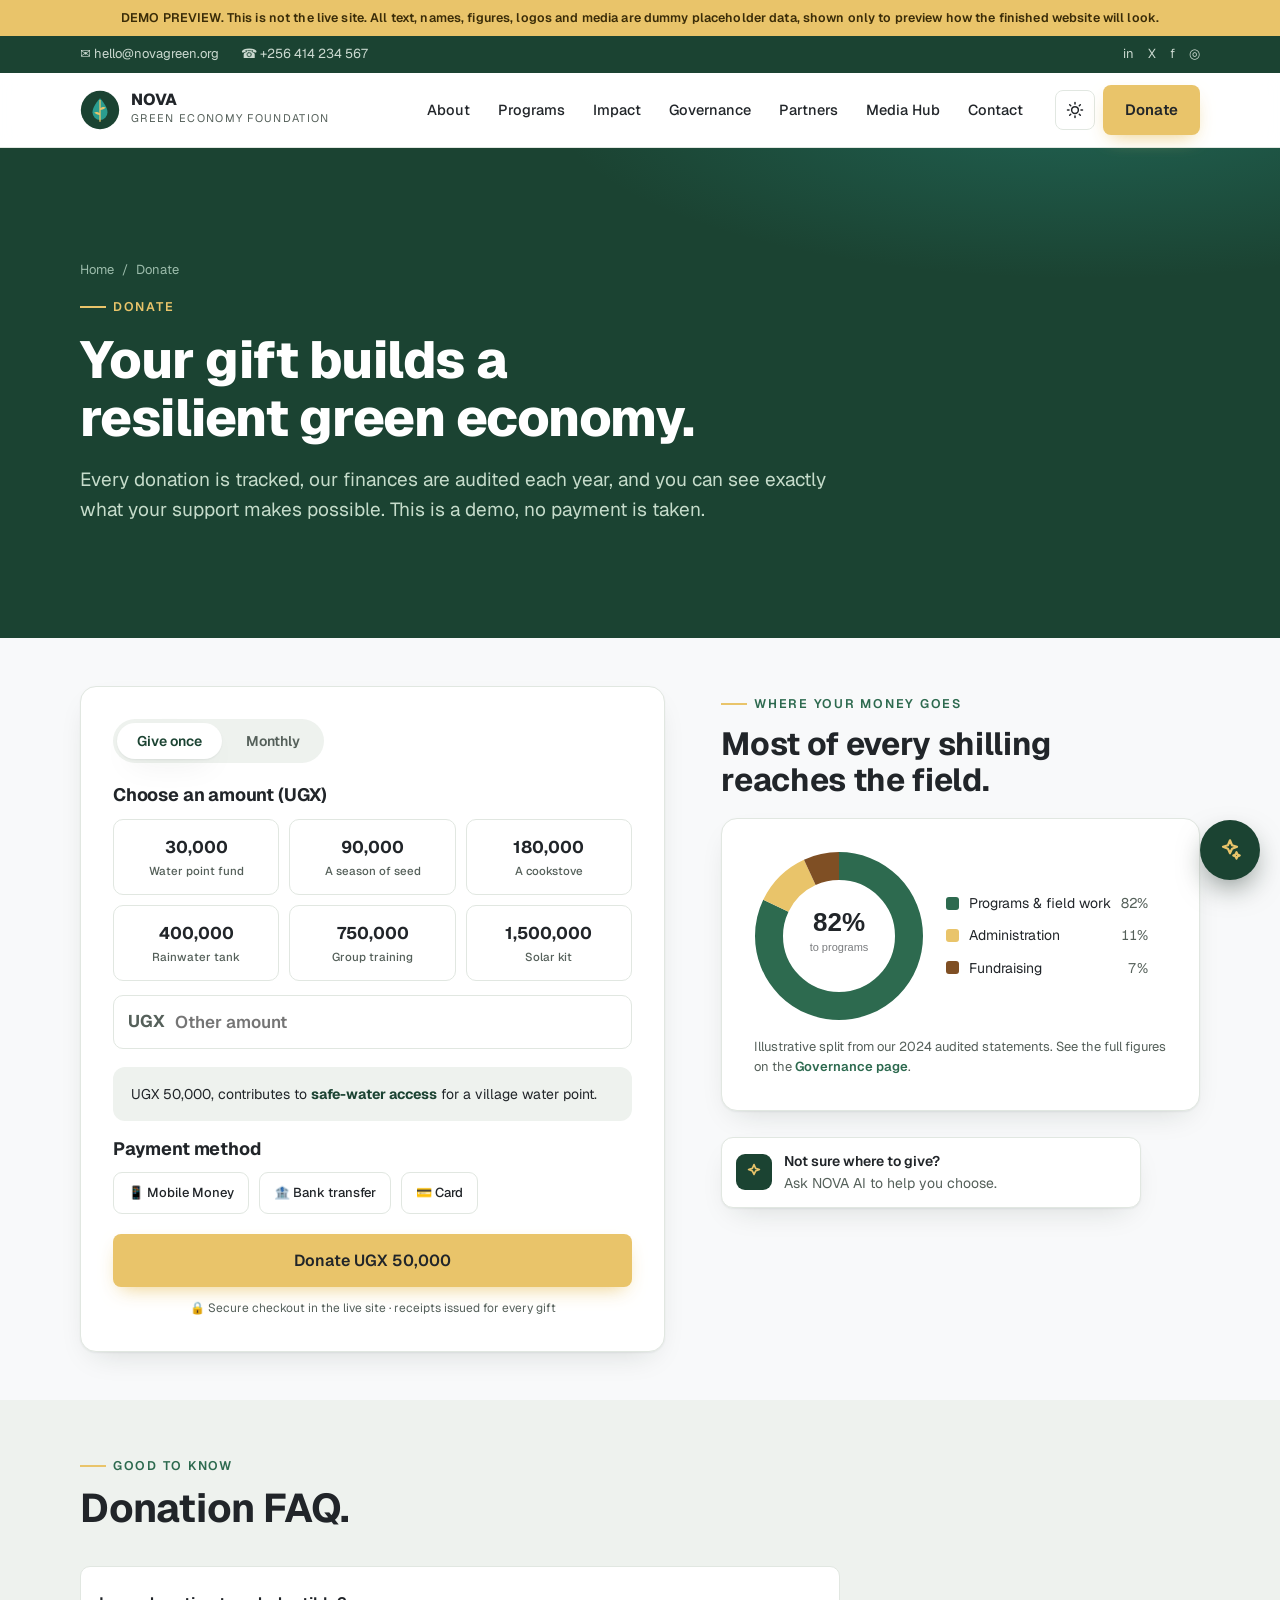
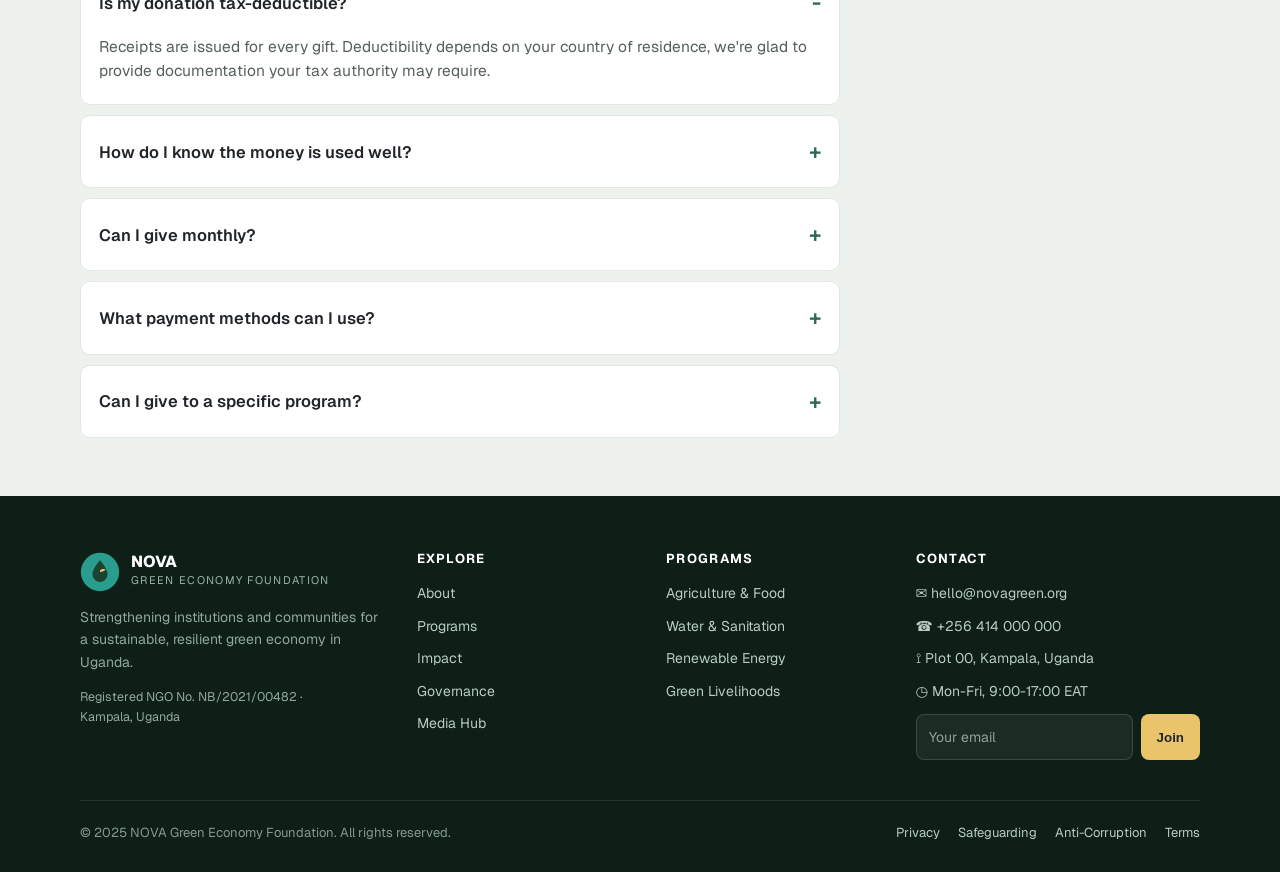
<file: donate.html>
<!doctype html>
<html lang="en">
<head>
<meta charset="utf-8" />
<meta name="viewport" content="width=device-width, initial-scale=1, viewport-fit=cover" />
<title>Donate, NOVA Green Economy Foundation</title>
<meta name="description" content="Support NOVA's work in Uganda. Choose an amount, see your impact, and give via Mobile Money, bank transfer or card." />
<link rel="preconnect" href="https://fonts.googleapis.com" />
<link rel="preconnect" href="https://fonts.gstatic.com" crossorigin />
<link rel="stylesheet" href="https://fonts.googleapis.com/css2?family=Geist:wght@400;500;600;700;800&family=Geist+Mono:wght@400;500&display=swap" />
<link rel="stylesheet" href="nova.css" />
</head>
<body data-page="donate">
<main id="main">

<section class="page-hero">
  <div class="wrap">
    <div class="crumbs"><a href="index.html">Home</a> / <span>Donate</span></div>
    <span class="eyebrow" style="margin-top:16px">Donate</span>
    <h1>Your gift builds a resilient green economy.</h1>
    <p>Every donation is tracked, our finances are audited each year, and you can see exactly what your support makes possible. This is a demo, no payment is taken.</p>
  </div>
</section>

<section>
  <div class="wrap">
    <div class="donate-grid">
      <!-- donate card -->
      <div class="donate-card" id="donateCard">
        <form id="donateForm">
          <div class="toggle-row" role="group" aria-label="Donation frequency">
            <button type="button" data-freq="once" aria-pressed="true">Give once</button>
            <button type="button" data-freq="monthly" aria-pressed="false">Monthly</button>
          </div>
          <h3 style="font-size:18px;margin-bottom:14px">Choose an amount (UGX)</h3>
          <div class="amounts">
            <button type="button" class="amt" data-amt="30000">30,000<small>Water point fund</small></button>
            <button type="button" class="amt" data-amt="90000">90,000<small>A season of seed</small></button>
            <button type="button" class="amt" data-amt="180000" aria-pressed="true">180,000<small>A cookstove</small></button>
            <button type="button" class="amt" data-amt="400000">400,000<small>Rainwater tank</small></button>
            <button type="button" class="amt" data-amt="750000">750,000<small>Group training</small></button>
            <button type="button" class="amt" data-amt="1500000">1,500,000<small>Solar kit</small></button>
          </div>
          <label for="customAmt" class="vh">Custom amount in Ugandan shillings</label>
          <div class="custom-amt"><span>UGX</span><input id="customAmt" inputmode="numeric" placeholder="Other amount" /></div>

          <div class="impact-readout" id="impactReadout">Choose an amount to see your impact.</div>

          <h3 style="font-size:18px;margin:4px 0 12px">Payment method</h3>
          <div class="pay-methods">
            <span class="pay">📱 Mobile Money</span>
            <span class="pay">🏦 Bank transfer</span>
            <span class="pay">💳 Card</span>
          </div>

          <button type="submit" class="btn btn-donate" id="donateCta" style="width:100%;justify-content:center;font-size:16px;padding:16px">Donate UGX 180,000</button>
          <p style="font-family:var(--ui);font-size:12px;color:var(--ink-soft);text-align:center;margin-top:12px">🔒 Secure checkout in the live site · receipts issued for every gift</p>
        </form>
      </div>

      <!-- why / transparency -->
      <div>
        <span class="eyebrow">Where your money goes</span>
        <h2 style="font-size:clamp(24px,3.4vw,32px);margin:12px 0 20px">Most of every shilling reaches the field.</h2>
        <div class="donate-card">
          <div class="donut-wrap">
            <svg width="170" height="170" viewBox="0 0 170 170" role="img" aria-label="Spending breakdown: 82% programs, 11% administration, 7% fundraising.">
              <g transform="rotate(-90 85 85)">
                <circle cx="85" cy="85" r="70" fill="none" stroke="#2D6A4F" stroke-width="28" stroke-dasharray="360.6 439.8" stroke-dashoffset="0"/>
                <circle cx="85" cy="85" r="70" fill="none" stroke="#E9C46A" stroke-width="28" stroke-dasharray="48.4 439.8" stroke-dashoffset="-360.6"/>
                <circle cx="85" cy="85" r="70" fill="none" stroke="#7F4F24" stroke-width="28" stroke-dasharray="30.8 439.8" stroke-dashoffset="-409"/>
              </g>
              <text x="85" y="80" text-anchor="middle" font-family="Montserrat,sans-serif" font-weight="800" font-size="26" fill="currentColor">82%</text>
              <text x="85" y="100" text-anchor="middle" font-family="Inter,sans-serif" font-size="11" fill="currentColor" opacity=".6">to programs</text>
            </svg>
            <div class="legend">
              <div class="li"><span class="sw" style="background:#2D6A4F"></span>Programs &amp; field work <span class="pc">82%</span></div>
              <div class="li"><span class="sw" style="background:#E9C46A"></span>Administration <span class="pc">11%</span></div>
              <div class="li"><span class="sw" style="background:#7F4F24"></span>Fundraising <span class="pc">7%</span></div>
            </div>
          </div>
          <p style="font-family:var(--ui);font-size:13px;color:var(--ink-soft);margin-top:16px">Illustrative split from our 2024 audited statements. See the full figures on the <a href="governance.html" style="color:var(--brand-2);text-decoration:none;font-weight:600">Governance page</a>.</p>
        </div>

        <div style="margin-top:18px"><button class="ask-nova" data-ask><span class="spark"><svg width="20" height="20" viewBox="0 0 24 24" fill="none" stroke="currentColor" stroke-width="2" stroke-linecap="round" stroke-linejoin="round"><path d="M12 3l1.9 4.6L18.5 9l-4.6 1.9L12 15l-1.9-4.1L5.5 9l4.6-1.4z"/></svg></span><span class="t"><b>Not sure where to give?</b><span>Ask NOVA AI to help you choose.</span></span></button></div>
      </div>
    </div>
  </div>
</section>

<!-- FAQ -->
<section style="background:var(--surface-2)">
  <div class="wrap">
    <div class="sec-head"><div><span class="eyebrow">Good to know</span><h2>Donation FAQ.</h2></div></div>
    <div class="faq">
      <details open><summary>Is my donation tax-deductible?</summary><p>Receipts are issued for every gift. Deductibility depends on your country of residence, we're glad to provide documentation your tax authority may require.</p></details>
      <details><summary>How do I know the money is used well?</summary><p>Our accounts are independently audited each year and published on the Governance page, alongside our annual report. Around 82% of spending goes directly to field programs.</p></details>
      <details><summary>Can I give monthly?</summary><p>Yes. Choose “Monthly” above to set up a recurring gift, predictable support helps us plan programs that last.</p></details>
      <details><summary>What payment methods can I use?</summary><p>Mobile Money, bank transfer, and card. In the live site, choosing an amount opens a secure checkout for the method you prefer.</p></details>
      <details><summary>Can I give to a specific program?</summary><p>Yes, you can direct your gift to agriculture, water, energy, or livelihoods. Tell us in the checkout note, or ask NOVA AI for guidance.</p></details>
    </div>
  </div>
</section>

</main>
<script src="nova.js"></script>
</body>
</html>
</file>
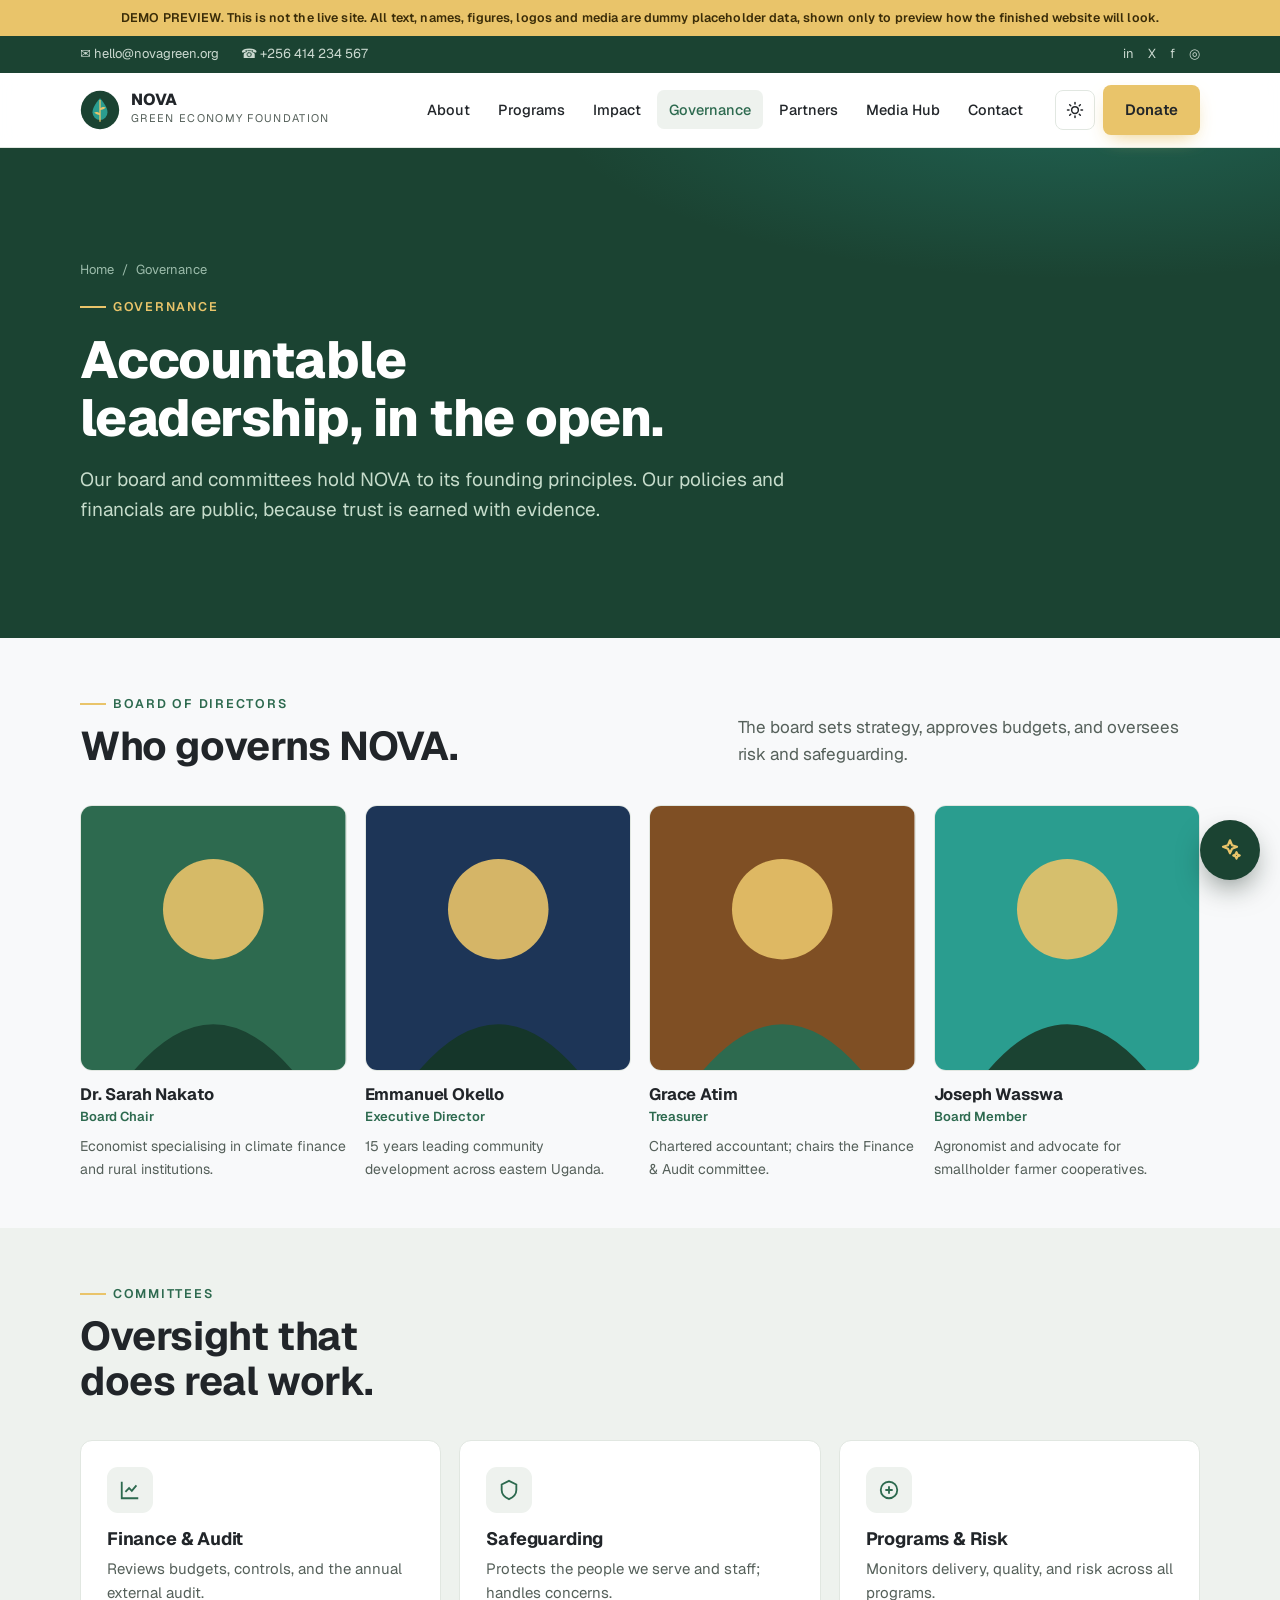
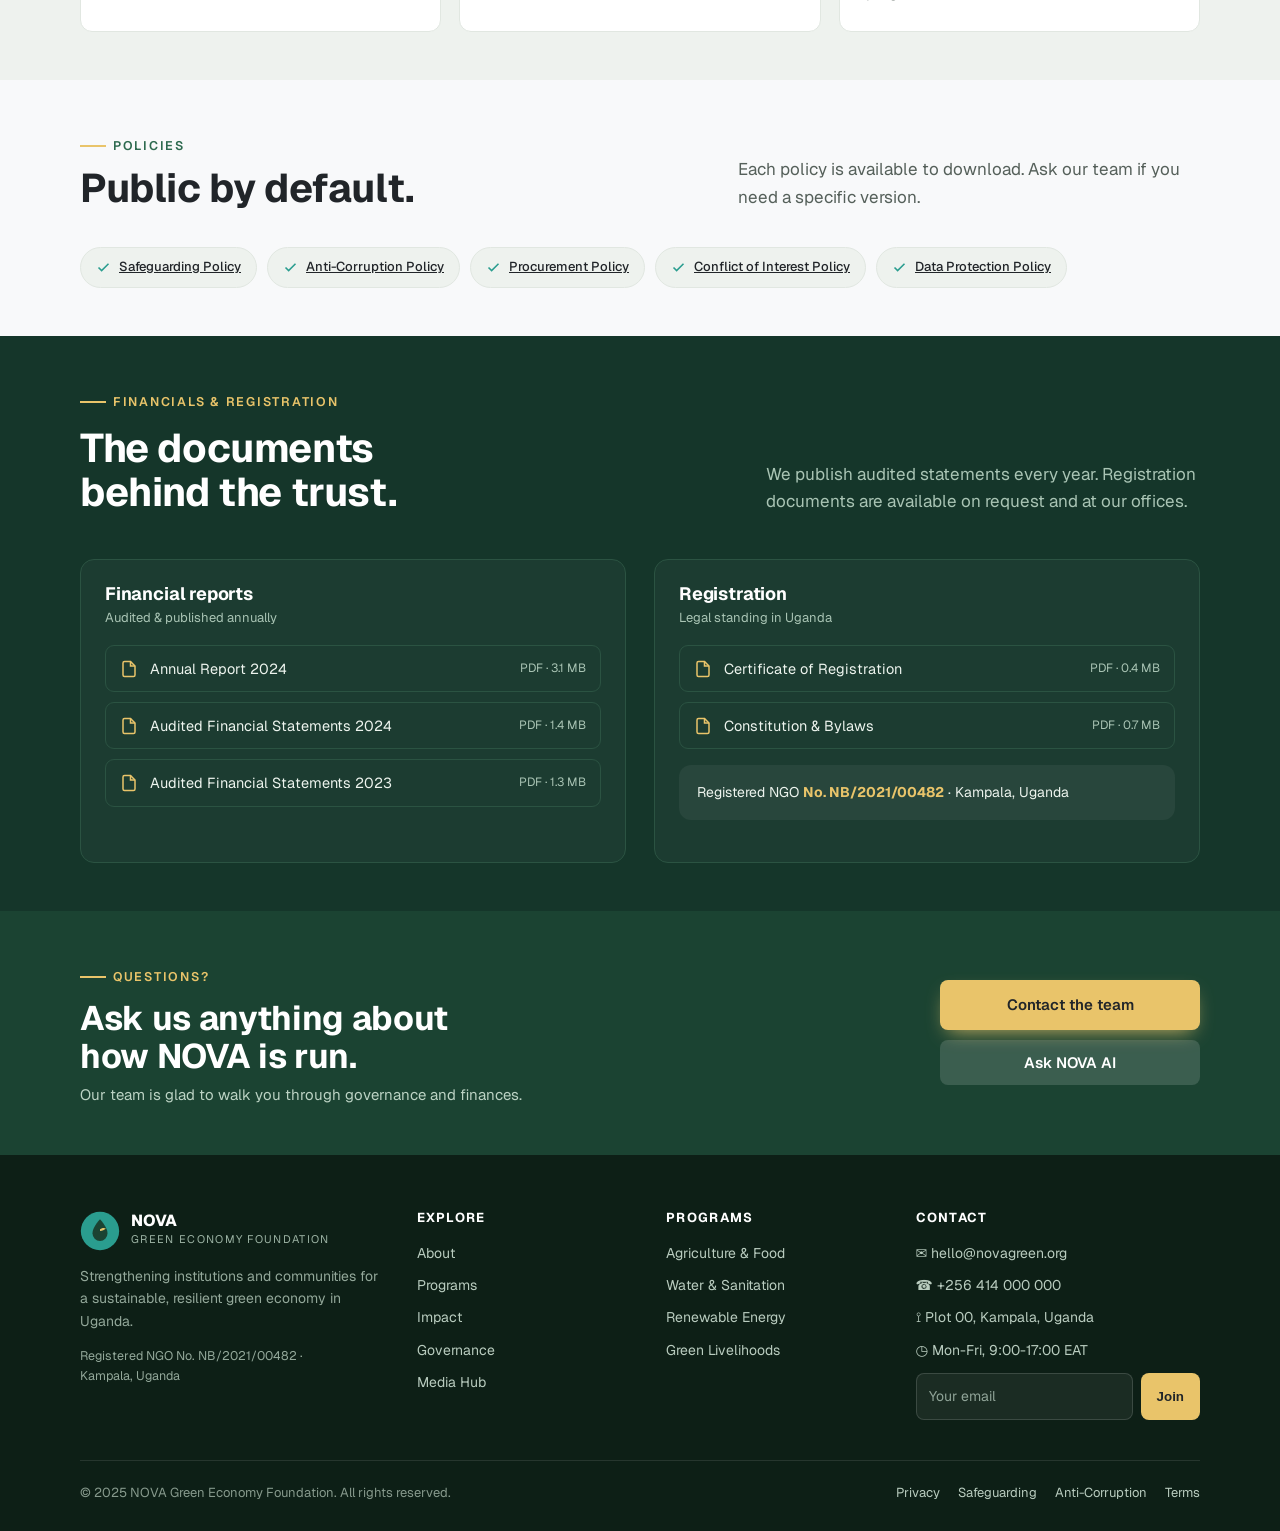
<file: governance.html>
<!doctype html>
<html lang="en">
<head>
<meta charset="utf-8" />
<meta name="viewport" content="width=device-width, initial-scale=1, viewport-fit=cover" />
<title>Governance, NOVA Green Economy Foundation</title>
<meta name="description" content="NOVA's board, committees, policies, financials and registration, accountable leadership in the open." />
<link rel="preconnect" href="https://fonts.googleapis.com" />
<link rel="preconnect" href="https://fonts.gstatic.com" crossorigin />
<link rel="stylesheet" href="https://fonts.googleapis.com/css2?family=Geist:wght@400;500;600;700;800&family=Geist+Mono:wght@400;500&display=swap" />
<link rel="stylesheet" href="nova.css" />
</head>
<body data-page="governance">
<main id="main">

<section class="page-hero">
  <div class="wrap">
    <div class="crumbs"><a href="index.html">Home</a> / <span>Governance</span></div>
    <span class="eyebrow" style="margin-top:16px">Governance</span>
    <h1>Accountable leadership, in the open.</h1>
    <p>Our board and committees hold NOVA to its founding principles. Our policies and financials are public, because trust is earned with evidence.</p>
  </div>
</section>

<!-- board -->
<section>
  <div class="wrap">
    <div class="sec-head"><div><span class="eyebrow">Board of Directors</span><h2>Who governs NOVA.</h2></div><p>The board sets strategy, approves budgets, and oversees risk and safeguarding.</p></div>
    <div class="board">
      <div class="person"><div class="pic"><svg viewBox="0 0 200 200" aria-hidden="true"><rect width="200" height="200" fill="#2D6A4F"/><circle cx="100" cy="78" r="38" fill="#E9C46A" opacity=".9"/><path d="M40 200 q60-70 120 0Z" fill="#1B4332"/></svg></div><h4>Dr. Sarah Nakato</h4><div class="role">Board Chair</div><p class="bio">Economist specialising in climate finance and rural institutions.</p></div>
      <div class="person"><div class="pic"><svg viewBox="0 0 200 200" aria-hidden="true"><rect width="200" height="200" fill="#1D3557"/><circle cx="100" cy="78" r="38" fill="#E9C46A" opacity=".9"/><path d="M40 200 q60-70 120 0Z" fill="#15362A"/></svg></div><h4>Emmanuel Okello</h4><div class="role">Executive Director</div><p class="bio">15 years leading community development across eastern Uganda.</p></div>
      <div class="person"><div class="pic"><svg viewBox="0 0 200 200" aria-hidden="true"><rect width="200" height="200" fill="#7F4F24"/><circle cx="100" cy="78" r="38" fill="#E9C46A" opacity=".9"/><path d="M40 200 q60-70 120 0Z" fill="#2D6A4F"/></svg></div><h4>Grace Atim</h4><div class="role">Treasurer</div><p class="bio">Chartered accountant; chairs the Finance &amp; Audit committee.</p></div>
      <div class="person"><div class="pic"><svg viewBox="0 0 200 200" aria-hidden="true"><rect width="200" height="200" fill="#2A9D8F"/><circle cx="100" cy="78" r="38" fill="#E9C46A" opacity=".9"/><path d="M40 200 q60-70 120 0Z" fill="#1B4332"/></svg></div><h4>Joseph Wasswa</h4><div class="role">Board Member</div><p class="bio">Agronomist and advocate for smallholder farmer cooperatives.</p></div>
    </div>
  </div>
</section>

<!-- committees -->
<section style="background:var(--surface-2)">
  <div class="wrap">
    <div class="sec-head"><div><span class="eyebrow">Committees</span><h2>Oversight that does real work.</h2></div></div>
    <div class="values">
      <div class="value"><div class="vic"><svg width="22" height="22" viewBox="0 0 24 24" fill="none" stroke="currentColor" stroke-width="2"><path d="M3 3v18h18"/><path d="M7 14l4-4 3 3 5-6"/></svg></div><h3>Finance &amp; Audit</h3><p>Reviews budgets, controls, and the annual external audit.</p></div>
      <div class="value"><div class="vic"><svg width="22" height="22" viewBox="0 0 24 24" fill="none" stroke="currentColor" stroke-width="2"><path d="M12 2l8 4v6c0 5-3.5 8-8 10-4.5-2-8-5-8-10V6z"/></svg></div><h3>Safeguarding</h3><p>Protects the people we serve and staff; handles concerns.</p></div>
      <div class="value"><div class="vic"><svg width="22" height="22" viewBox="0 0 24 24" fill="none" stroke="currentColor" stroke-width="2"><circle cx="12" cy="12" r="9"/><path d="M8 12h8M12 8v8"/></svg></div><h3>Programs &amp; Risk</h3><p>Monitors delivery, quality, and risk across all programs.</p></div>
    </div>
  </div>
</section>

<!-- policies -->
<section>
  <div class="wrap">
    <div class="sec-head"><div><span class="eyebrow">Policies</span><h2>Public by default.</h2></div><p>Each policy is available to download. Ask our team if you need a specific version.</p></div>
    <div class="policies">
      <a class="pill" href="#"><svg class="ck" width="15" height="15" viewBox="0 0 24 24" fill="none" stroke="currentColor" stroke-width="2.5"><path d="M20 6L9 17l-5-5"/></svg>Safeguarding Policy</a>
      <a class="pill" href="#"><svg class="ck" width="15" height="15" viewBox="0 0 24 24" fill="none" stroke="currentColor" stroke-width="2.5"><path d="M20 6L9 17l-5-5"/></svg>Anti-Corruption Policy</a>
      <a class="pill" href="#"><svg class="ck" width="15" height="15" viewBox="0 0 24 24" fill="none" stroke="currentColor" stroke-width="2.5"><path d="M20 6L9 17l-5-5"/></svg>Procurement Policy</a>
      <a class="pill" href="#"><svg class="ck" width="15" height="15" viewBox="0 0 24 24" fill="none" stroke="currentColor" stroke-width="2.5"><path d="M20 6L9 17l-5-5"/></svg>Conflict of Interest Policy</a>
      <a class="pill" href="#"><svg class="ck" width="15" height="15" viewBox="0 0 24 24" fill="none" stroke="currentColor" stroke-width="2.5"><path d="M20 6L9 17l-5-5"/></svg>Data Protection Policy</a>
    </div>
  </div>
</section>

<!-- financials & registration -->
<section class="impact">
  <div class="wrap">
    <div class="intro"><div><span class="eyebrow">Financials &amp; registration</span><h2 style="margin-top:14px">The documents behind the trust.</h2></div><p>We publish audited statements every year. Registration documents are available on request and at our offices.</p></div>
    <div class="impact-lower">
      <div class="reportcard">
        <h3>Financial reports</h3><p class="sub">Audited &amp; published annually</p>
        <ul>
          <li><a href="#"><svg class="fi" width="18" height="18" viewBox="0 0 24 24" fill="none" stroke="currentColor" stroke-width="2"><path d="M14 2H6a2 2 0 00-2 2v16a2 2 0 002 2h12a2 2 0 002-2V8z"/><path d="M14 2v6h6"/></svg>Annual Report 2024 <span class="sz">PDF · 3.1 MB</span></a></li>
          <li><a href="#"><svg class="fi" width="18" height="18" viewBox="0 0 24 24" fill="none" stroke="currentColor" stroke-width="2"><path d="M14 2H6a2 2 0 00-2 2v16a2 2 0 002 2h12a2 2 0 002-2V8z"/><path d="M14 2v6h6"/></svg>Audited Financial Statements 2024 <span class="sz">PDF · 1.4 MB</span></a></li>
          <li><a href="#"><svg class="fi" width="18" height="18" viewBox="0 0 24 24" fill="none" stroke="currentColor" stroke-width="2"><path d="M14 2H6a2 2 0 00-2 2v16a2 2 0 002 2h12a2 2 0 002-2V8z"/><path d="M14 2v6h6"/></svg>Audited Financial Statements 2023 <span class="sz">PDF · 1.3 MB</span></a></li>
        </ul>
      </div>
      <div class="reportcard">
        <h3>Registration</h3><p class="sub">Legal standing in Uganda</p>
        <ul>
          <li><a href="#"><svg class="fi" width="18" height="18" viewBox="0 0 24 24" fill="none" stroke="currentColor" stroke-width="2"><path d="M14 2H6a2 2 0 00-2 2v16a2 2 0 002 2h12a2 2 0 002-2V8z"/><path d="M14 2v6h6"/></svg>Certificate of Registration <span class="sz">PDF · 0.4 MB</span></a></li>
          <li><a href="#"><svg class="fi" width="18" height="18" viewBox="0 0 24 24" fill="none" stroke="currentColor" stroke-width="2"><path d="M14 2H6a2 2 0 00-2 2v16a2 2 0 002 2h12a2 2 0 002-2V8z"/><path d="M14 2v6h6"/></svg>Constitution &amp; Bylaws <span class="sz">PDF · 0.7 MB</span></a></li>
        </ul>
        <div class="impact-readout" style="margin-top:16px;background:rgba(255,255,255,.05);color:var(--band-ink)">Registered NGO <b style="color:var(--gold)">No. NB/2021/00482</b> · Kampala, Uganda</div>
      </div>
    </div>
  </div>
</section>

<section class="cta-strip">
  <div class="wrap">
    <div><span class="eyebrow" style="color:var(--gold)">Questions?</span><h2 style="margin-top:12px">Ask us anything about how NOVA is run.</h2><p>Our team is glad to walk you through governance and finances.</p></div>
    <div class="cta-col"><a href="contact.html" class="btn btn-donate" style="justify-content:center">Contact the team</a><button class="btn" style="background:rgba(255,255,255,.14);color:#fff;justify-content:center" data-ask>Ask NOVA AI</button></div>
  </div>
</section>

</main>
<script src="nova.js"></script>
</body>
</html>
</file>
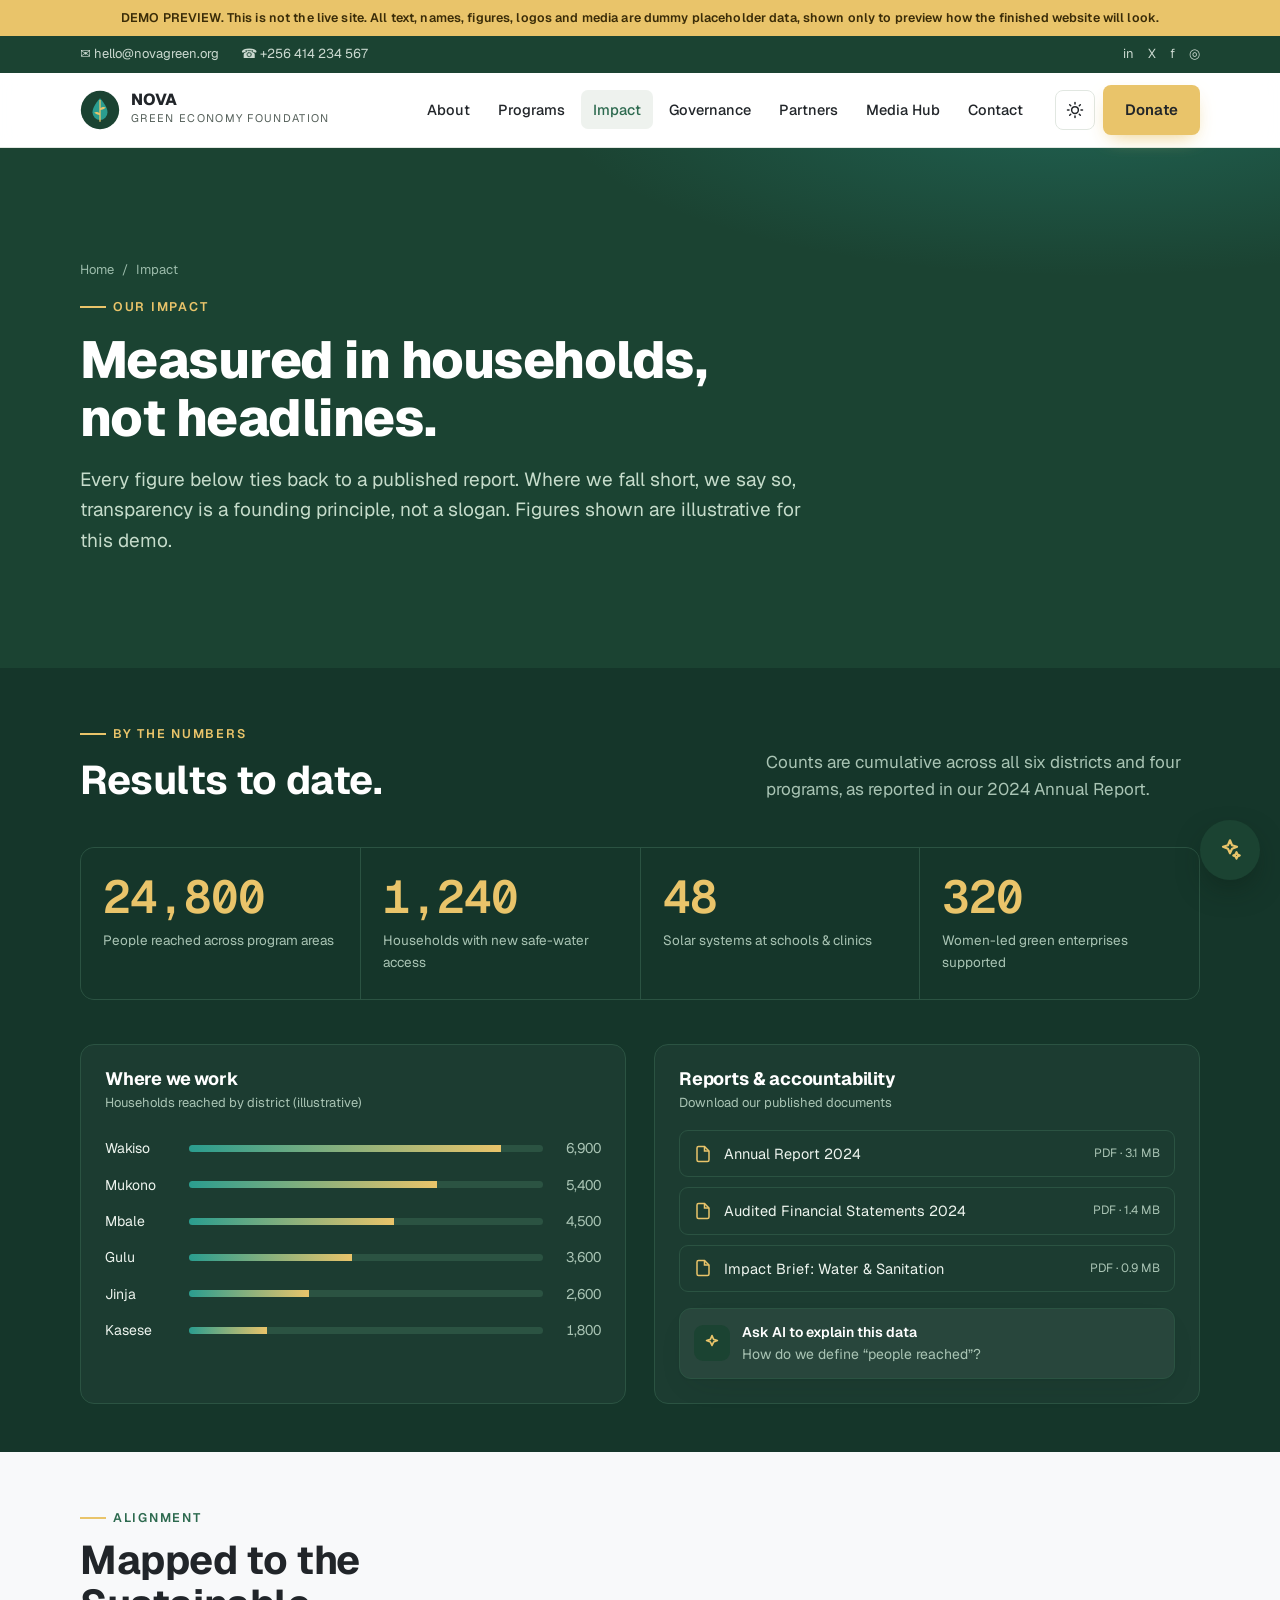
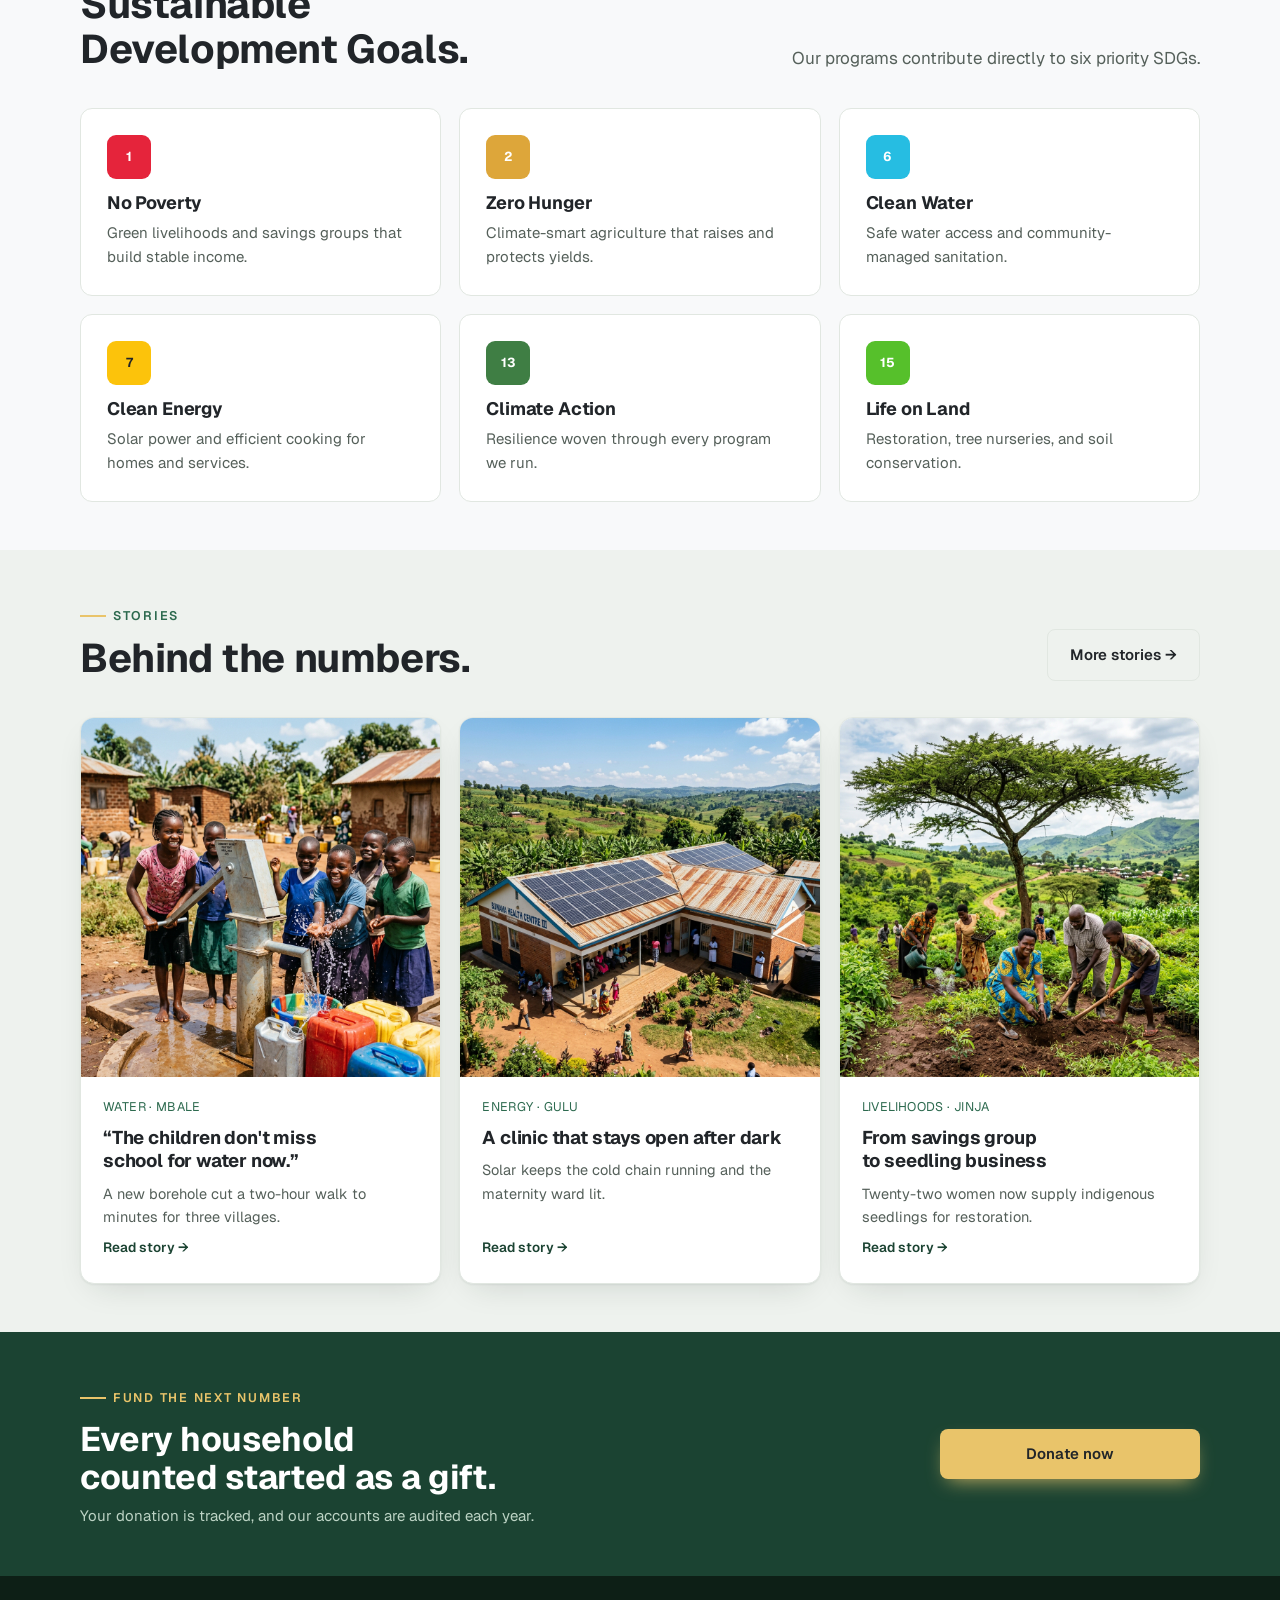
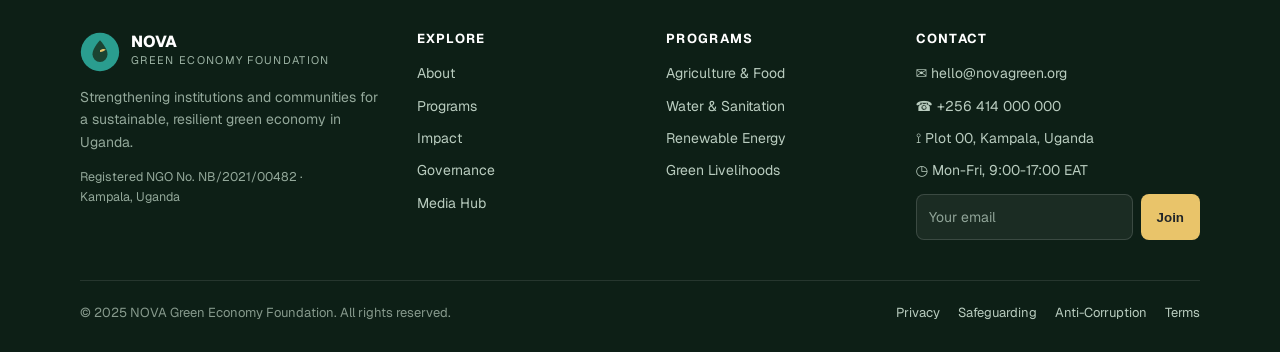
<file: impact.html>
<!doctype html>
<html lang="en">
<head>
<meta charset="utf-8" />
<meta name="viewport" content="width=device-width, initial-scale=1, viewport-fit=cover" />
<title>Impact, NOVA Green Economy Foundation</title>
<meta name="description" content="NOVA's impact dashboard: people reached, households served, districts, SDG alignment, stories and downloadable reports." />
<link rel="preconnect" href="https://fonts.googleapis.com" />
<link rel="preconnect" href="https://fonts.gstatic.com" crossorigin />
<link rel="stylesheet" href="https://fonts.googleapis.com/css2?family=Geist:wght@400;500;600;700;800&family=Geist+Mono:wght@400;500&display=swap" />
<link rel="stylesheet" href="nova.css" />
</head>
<body data-page="impact">
<main id="main">

<section class="page-hero">
  <div class="wrap">
    <div class="crumbs"><a href="index.html">Home</a> / <span>Impact</span></div>
    <span class="eyebrow" style="margin-top:16px">Our impact</span>
    <h1>Measured in households, not headlines.</h1>
    <p>Every figure below ties back to a published report. Where we fall short, we say so, transparency is a founding principle, not a slogan. Figures shown are illustrative for this demo.</p>
  </div>
</section>

<!-- stats dashboard -->
<section class="impact">
  <div class="wrap">
    <div class="intro">
      <div><span class="eyebrow">By the numbers</span><h2 style="margin-top:14px">Results to date.</h2></div>
      <p>Counts are cumulative across all six districts and four programs, as reported in our 2024 Annual Report.</p>
    </div>
    <div class="stats">
      <div class="stat"><div class="n" data-count="24800">0</div><div class="l">People reached across program areas</div></div>
      <div class="stat"><div class="n" data-count="1240">0</div><div class="l">Households with new safe-water access</div></div>
      <div class="stat"><div class="n" data-count="48">0</div><div class="l">Solar systems at schools &amp; clinics</div></div>
      <div class="stat"><div class="n" data-count="320">0</div><div class="l">Women-led green enterprises supported</div></div>
    </div>

    <div class="impact-lower">
      <div class="mapcard">
        <h3>Where we work</h3>
        <p class="sub">Households reached by district (illustrative)</p>
        <div class="district"><span>Wakiso</span><span class="bar"><i style="width:88%"></i></span><span class="v">6,900</span></div>
        <div class="district"><span>Mukono</span><span class="bar"><i style="width:70%"></i></span><span class="v">5,400</span></div>
        <div class="district"><span>Mbale</span><span class="bar"><i style="width:58%"></i></span><span class="v">4,500</span></div>
        <div class="district"><span>Gulu</span><span class="bar"><i style="width:46%"></i></span><span class="v">3,600</span></div>
        <div class="district"><span>Jinja</span><span class="bar"><i style="width:34%"></i></span><span class="v">2,600</span></div>
        <div class="district"><span>Kasese</span><span class="bar"><i style="width:22%"></i></span><span class="v">1,800</span></div>
      </div>
      <div class="reportcard">
        <h3>Reports &amp; accountability</h3>
        <p class="sub">Download our published documents</p>
        <ul>
          <li><a href="#"><svg class="fi" width="18" height="18" viewBox="0 0 24 24" fill="none" stroke="currentColor" stroke-width="2"><path d="M14 2H6a2 2 0 00-2 2v16a2 2 0 002 2h12a2 2 0 002-2V8z"/><path d="M14 2v6h6"/></svg>Annual Report 2024 <span class="sz">PDF · 3.1 MB</span></a></li>
          <li><a href="#"><svg class="fi" width="18" height="18" viewBox="0 0 24 24" fill="none" stroke="currentColor" stroke-width="2"><path d="M14 2H6a2 2 0 00-2 2v16a2 2 0 002 2h12a2 2 0 002-2V8z"/><path d="M14 2v6h6"/></svg>Audited Financial Statements 2024 <span class="sz">PDF · 1.4 MB</span></a></li>
          <li><a href="#"><svg class="fi" width="18" height="18" viewBox="0 0 24 24" fill="none" stroke="currentColor" stroke-width="2"><path d="M14 2H6a2 2 0 00-2 2v16a2 2 0 002 2h12a2 2 0 002-2V8z"/><path d="M14 2v6h6"/></svg>Impact Brief: Water &amp; Sanitation <span class="sz">PDF · 0.9 MB</span></a></li>
        </ul>
        <button class="ask-nova" data-ask style="margin-top:16px;max-width:none;background:rgba(255,255,255,.05);border-color:var(--band-line)">
          <span class="spark"><svg width="20" height="20" viewBox="0 0 24 24" fill="none" stroke="currentColor" stroke-width="2" stroke-linecap="round" stroke-linejoin="round"><path d="M12 3l1.9 4.6L18.5 9l-4.6 1.9L12 15l-1.9-4.1L5.5 9l4.6-1.4z"/></svg></span>
          <span class="t"><b style="color:#fff">Ask AI to explain this data</b><span style="color:var(--band-soft)">How do we define “people reached”?</span></span>
        </button>
      </div>
    </div>
  </div>
</section>

<!-- SDG grid -->
<section>
  <div class="wrap">
    <div class="sec-head"><div><span class="eyebrow">Alignment</span><h2>Mapped to the Sustainable Development Goals.</h2></div><p>Our programs contribute directly to six priority SDGs.</p></div>
    <div class="values">
      <div class="value"><div class="sdg" style="background:#E5243B;width:44px;height:44px;border-radius:9px;margin-bottom:14px">1</div><h3>No Poverty</h3><p>Green livelihoods and savings groups that build stable income.</p></div>
      <div class="value"><div class="sdg" style="background:#DDA63A;width:44px;height:44px;border-radius:9px;margin-bottom:14px">2</div><h3>Zero Hunger</h3><p>Climate-smart agriculture that raises and protects yields.</p></div>
      <div class="value"><div class="sdg" style="background:#26BDE2;width:44px;height:44px;border-radius:9px;margin-bottom:14px">6</div><h3>Clean Water</h3><p>Safe water access and community-managed sanitation.</p></div>
      <div class="value"><div class="sdg" style="background:#FCC30B;color:#212529;width:44px;height:44px;border-radius:9px;margin-bottom:14px">7</div><h3>Clean Energy</h3><p>Solar power and efficient cooking for homes and services.</p></div>
      <div class="value"><div class="sdg" style="background:#3F7E44;width:44px;height:44px;border-radius:9px;margin-bottom:14px">13</div><h3>Climate Action</h3><p>Resilience woven through every program we run.</p></div>
      <div class="value"><div class="sdg" style="background:#56C02B;width:44px;height:44px;border-radius:9px;margin-bottom:14px">15</div><h3>Life on Land</h3><p>Restoration, tree nurseries, and soil conservation.</p></div>
    </div>
  </div>
</section>

<!-- stories -->
<section style="background:var(--surface-2)">
  <div class="wrap">
    <div class="sec-head"><div><span class="eyebrow">Stories</span><h2>Behind the numbers.</h2></div><a href="media-hub.html" class="btn btn-ghost">More stories →</a></div>
    <div class="news-grid">
      <article class="post"><div class="art"><img src="images/uganda_water_1791113580676.jpg" alt="Water Borehole" style="width: 100%; height: 100%; object-fit: cover;" /></div><div class="body"><span class="meta">Water · Mbale</span><h3>“The children don't miss school for water now.”</h3><p>A new borehole cut a two-hour walk to minutes for three villages.</p><a class="rl" href="media-hub.html">Read story →</a></div></article>
      <article class="post"><div class="art"><img src="images/uganda_energy_1791113595016.jpg" alt="Solar Power Clinic" style="width: 100%; height: 100%; object-fit: cover;" /></div><div class="body"><span class="meta">Energy · Gulu</span><h3>A clinic that stays open after dark</h3><p>Solar keeps the cold chain running and the maternity ward lit.</p><a class="rl" href="media-hub.html">Read story →</a></div></article>
      <article class="post"><div class="art"><img src="images/uganda_tree_planting_1791113788307.jpg" alt="Tree Seedling Enterprise" style="width: 100%; height: 100%; object-fit: cover;" /></div><div class="body"><span class="meta">Livelihoods · Jinja</span><h3>From savings group to seedling business</h3><p>Twenty-two women now supply indigenous seedlings for restoration.</p><a class="rl" href="media-hub.html">Read story →</a></div></article>
    </div>
  </div>
</section>

<section class="cta-strip">
  <div class="wrap">
    <div><span class="eyebrow" style="color:var(--gold)">Fund the next number</span><h2 style="margin-top:12px">Every household counted started as a gift.</h2><p>Your donation is tracked, and our accounts are audited each year.</p></div>
    <div class="cta-col"><a href="donate.html" class="btn btn-donate" style="justify-content:center">Donate now</a></div>
  </div>
</section>

</main>
<script src="nova.js"></script>
</body>
</html>
</file>
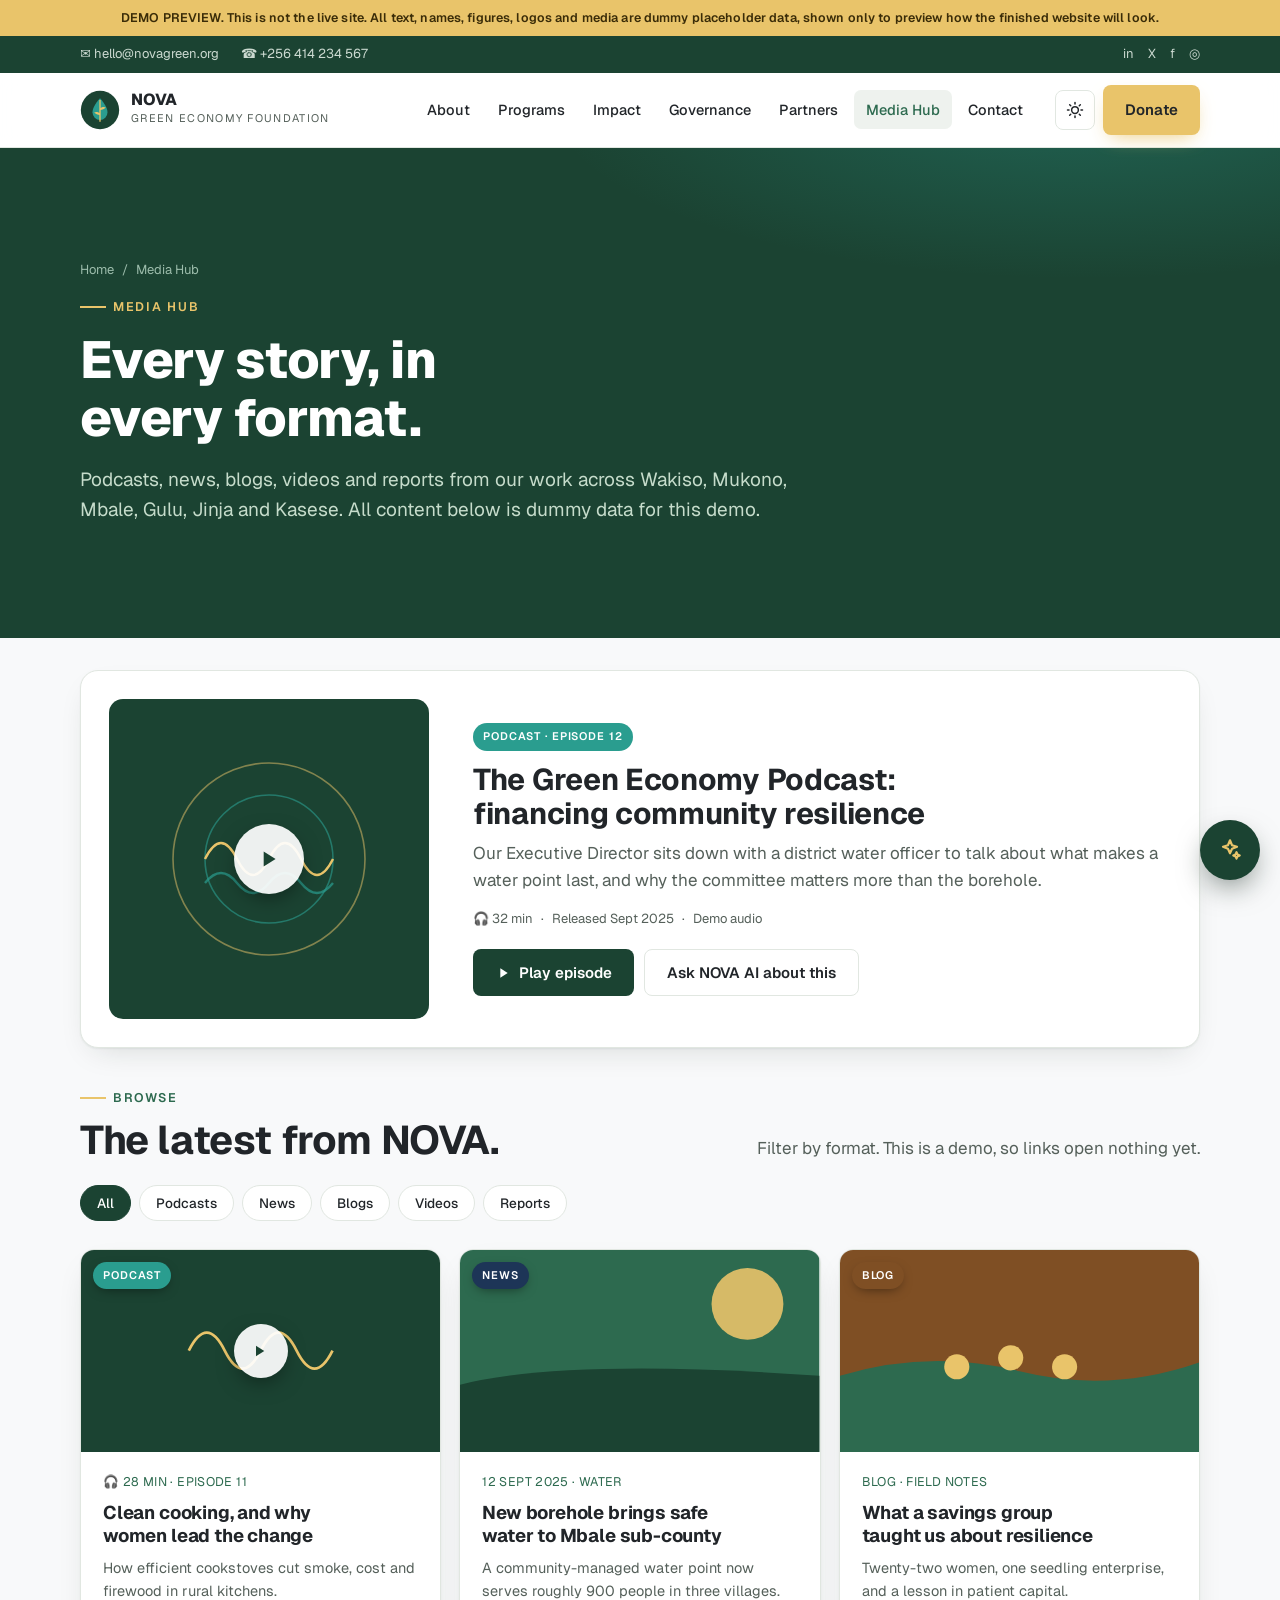
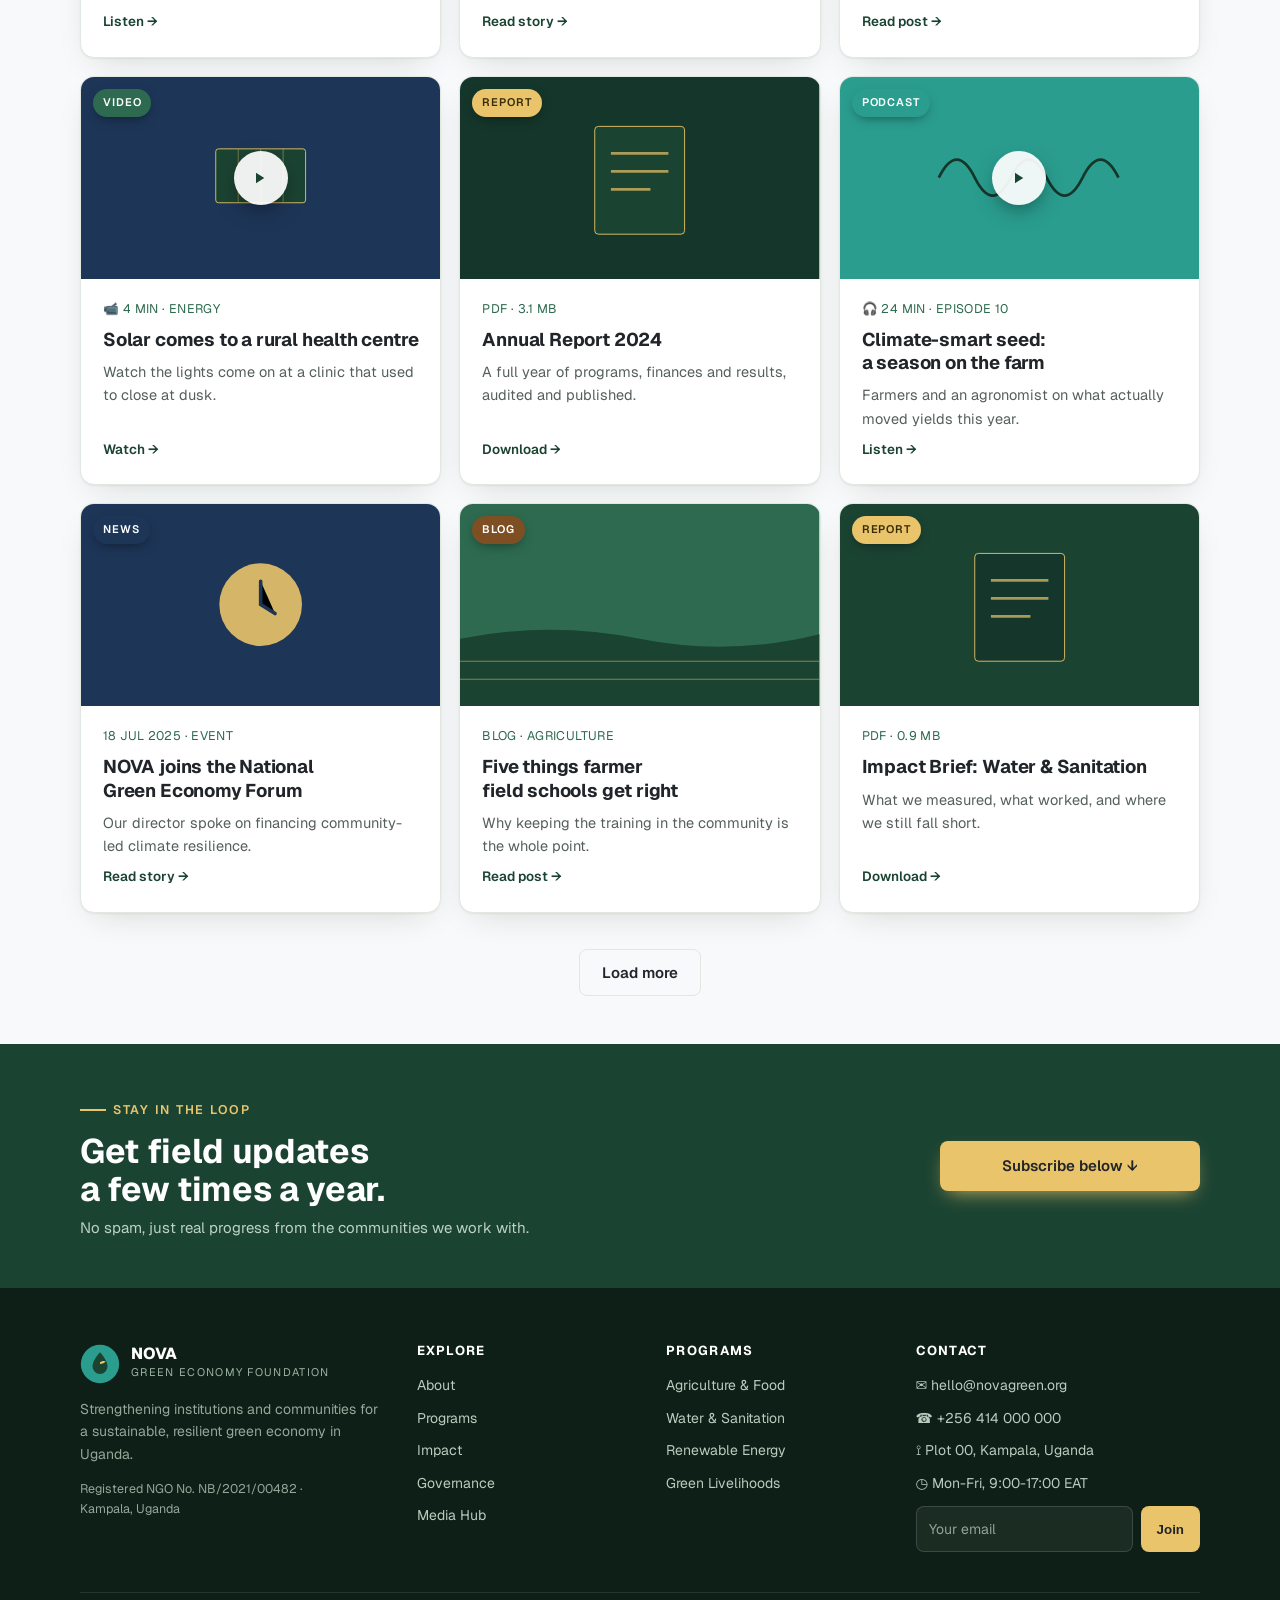
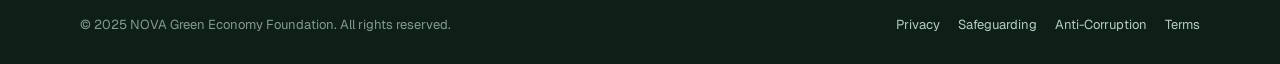
<file: media-hub.html>
<!doctype html>
<html lang="en">
<head>
<meta charset="utf-8" />
<meta name="viewport" content="width=device-width, initial-scale=1, viewport-fit=cover" />
<title>Media Hub, NOVA Green Economy Foundation</title>
<meta name="description" content="NOVA's Media Hub: podcasts, news, blogs, videos and reports from our work across Uganda. Demo content only." />
<link rel="preconnect" href="https://fonts.googleapis.com" />
<link rel="preconnect" href="https://fonts.gstatic.com" crossorigin />
<link rel="stylesheet" href="https://fonts.googleapis.com/css2?family=Geist:wght@400;500;600;700;800&family=Geist+Mono:wght@400;500&display=swap" />
<link rel="stylesheet" href="nova.css" />
</head>
<body data-page="media">
<main id="main">

<section class="page-hero">
  <div class="wrap">
    <div class="crumbs"><a href="index.html">Home</a> / <span>Media Hub</span></div>
    <span class="eyebrow" style="margin-top:16px">Media Hub</span>
    <h1>Every story, in every format.</h1>
    <p>Podcasts, news, blogs, videos and reports from our work across Wakiso, Mukono, Mbale, Gulu, Jinja and Kasese. All content below is dummy data for this demo.</p>
  </div>
</section>

<!-- featured podcast -->
<section class="section-tight">
  <div class="wrap">
    <div class="featured">
      <div class="featured-art">
        <svg viewBox="0 0 400 400" preserveAspectRatio="xMidYMid slice" aria-hidden="true"><rect width="400" height="400" fill="#1B4332"/><circle cx="200" cy="200" r="120" fill="none" stroke="#E9C46A" stroke-width="2" opacity=".5"/><circle cx="200" cy="200" r="80" fill="none" stroke="#2A9D8F" stroke-width="2" opacity=".6"/><path d="M120 200 q20-40 40 0 t40 0 t40 0 t40 0" stroke="#E9C46A" stroke-width="3" fill="none"/><path d="M120 230 q20-25 40 0 t40 0 t40 0 t40 0" stroke="#2A9D8F" stroke-width="3" fill="none" opacity=".7"/></svg>
        <button class="play play-lg" aria-label="Play episode (demo)"><svg width="26" height="26" viewBox="0 0 24 24" fill="currentColor"><path d="M8 5v14l11-7z"/></svg></button>
      </div>
      <div class="featured-body">
        <span class="mtype mtype-podcast">Podcast · Episode 12</span>
        <h2>The Green Economy Podcast: financing community resilience</h2>
        <p>Our Executive Director sits down with a district water officer to talk about what makes a water point last, and why the committee matters more than the borehole.</p>
        <div class="featured-meta"><span>🎧 32 min</span><span>·</span><span>Released Sept 2025</span><span>·</span><span>Demo audio</span></div>
        <div class="featured-cta">
          <button class="btn btn-primary play-trigger"><svg width="16" height="16" viewBox="0 0 24 24" fill="currentColor"><path d="M8 5v14l11-7z"/></svg> Play episode</button>
          <button class="btn btn-ghost" data-ask>Ask NOVA AI about this</button>
        </div>
        <div class="player" hidden aria-live="polite">
          <button class="player-btn" aria-label="Pause (demo)"><svg width="16" height="16" viewBox="0 0 24 24" fill="currentColor"><path d="M6 5h4v14H6zM14 5h4v14h-4z"/></svg></button>
          <div class="player-bar"><i style="width:34%"></i></div>
          <span class="player-time">10:52 / 32:00</span>
        </div>
      </div>
    </div>
  </div>
</section>

<!-- media grid -->
<section style="padding-top:0">
  <div class="wrap">
    <div class="sec-head" style="margin-bottom:22px"><div><span class="eyebrow">Browse</span><h2>The latest from NOVA.</h2></div><p>Filter by format. This is a demo, so links open nothing yet.</p></div>

    <div class="filters" id="mediaFilters" role="group" aria-label="Filter media by format">
      <button class="filter" data-filter="all" aria-pressed="true">All</button>
      <button class="filter" data-filter="podcast" aria-pressed="false">Podcasts</button>
      <button class="filter" data-filter="news" aria-pressed="false">News</button>
      <button class="filter" data-filter="blog" aria-pressed="false">Blogs</button>
      <button class="filter" data-filter="video" aria-pressed="false">Videos</button>
      <button class="filter" data-filter="report" aria-pressed="false">Reports</button>
    </div>

    <div class="news-grid">
      <article class="post" data-cat="podcast"><div class="art"><svg viewBox="0 0 400 225" preserveAspectRatio="xMidYMid slice" aria-hidden="true"><rect width="400" height="225" fill="#1B4332"/><path d="M120 112 q20-40 40 0 t40 0 t40 0 t40 0" stroke="#E9C46A" stroke-width="3" fill="none"/></svg><span class="mtype mtype-podcast on-art">Podcast</span><button class="play" aria-label="Play (demo)"><svg width="18" height="18" viewBox="0 0 24 24" fill="currentColor"><path d="M8 5v14l11-7z"/></svg></button></div><div class="body"><span class="meta">🎧 28 min · Episode 11</span><h3>Clean cooking, and why women lead the change</h3><p>How efficient cookstoves cut smoke, cost and firewood in rural kitchens.</p><a class="rl" href="#">Listen →</a></div></article>

      <article class="post" data-cat="news"><div class="art"><svg viewBox="0 0 400 225" preserveAspectRatio="xMidYMid slice" aria-hidden="true"><rect width="400" height="225" fill="#2D6A4F"/><circle cx="320" cy="60" r="40" fill="#E9C46A" opacity=".9"/><path d="M0 150 Q120 120 400 140 V225 H0Z" fill="#1B4332"/></svg><span class="mtype mtype-news on-art">News</span></div><div class="body"><span class="meta">12 Sept 2025 · Water</span><h3>New borehole brings safe water to Mbale sub-county</h3><p>A community-managed water point now serves roughly 900 people in three villages.</p><a class="rl" href="#">Read story →</a></div></article>

      <article class="post" data-cat="blog"><div class="art"><svg viewBox="0 0 400 225" preserveAspectRatio="xMidYMid slice" aria-hidden="true"><rect width="400" height="225" fill="#7F4F24"/><path d="M0 140 Q100 110 200 135 T400 125 V225 H0Z" fill="#2D6A4F"/><circle cx="130" cy="130" r="14" fill="#E9C46A"/><circle cx="190" cy="120" r="14" fill="#E9C46A"/><circle cx="250" cy="130" r="14" fill="#E9C46A"/></svg><span class="mtype mtype-blog on-art">Blog</span></div><div class="body"><span class="meta">Blog · Field notes</span><h3>What a savings group taught us about resilience</h3><p>Twenty-two women, one seedling enterprise, and a lesson in patient capital.</p><a class="rl" href="#">Read post →</a></div></article>

      <article class="post" data-cat="video"><div class="art"><svg viewBox="0 0 400 225" preserveAspectRatio="xMidYMid slice" aria-hidden="true"><rect width="400" height="225" fill="#1D3557"/><rect x="150" y="80" width="100" height="60" rx="3" fill="#1B4332" stroke="#E9C46A"/><path d="M175 80 v60 M200 80 v60 M225 80 v60" stroke="#E9C46A" stroke-width=".8" opacity=".6"/></svg><span class="mtype mtype-video on-art">Video</span><button class="play" aria-label="Play video (demo)"><svg width="18" height="18" viewBox="0 0 24 24" fill="currentColor"><path d="M8 5v14l11-7z"/></svg></button></div><div class="body"><span class="meta">📹 4 min · Energy</span><h3>Solar comes to a rural health centre</h3><p>Watch the lights come on at a clinic that used to close at dusk.</p><a class="rl" href="#">Watch →</a></div></article>

      <article class="post" data-cat="report"><div class="art"><svg viewBox="0 0 400 225" preserveAspectRatio="xMidYMid slice" aria-hidden="true"><rect width="400" height="225" fill="#15362A"/><rect x="150" y="55" width="100" height="120" rx="4" fill="#1B4332" stroke="#E9C46A"/><path d="M168 85 h64 M168 105 h64 M168 125 h44" stroke="#E9C46A" stroke-width="3" opacity=".7"/></svg><span class="mtype mtype-report on-art">Report</span></div><div class="body"><span class="meta">PDF · 3.1 MB</span><h3>Annual Report 2024</h3><p>A full year of programs, finances and results, audited and published.</p><a class="rl" href="#">Download →</a></div></article>

      <article class="post" data-cat="podcast"><div class="art"><svg viewBox="0 0 400 225" preserveAspectRatio="xMidYMid slice" aria-hidden="true"><rect width="400" height="225" fill="#2A9D8F"/><path d="M110 112 q20-40 40 0 t40 0 t40 0 t40 0 t40 0" stroke="#15362A" stroke-width="3" fill="none"/></svg><span class="mtype mtype-podcast on-art">Podcast</span><button class="play" aria-label="Play (demo)"><svg width="18" height="18" viewBox="0 0 24 24" fill="currentColor"><path d="M8 5v14l11-7z"/></svg></button></div><div class="body"><span class="meta">🎧 24 min · Episode 10</span><h3>Climate-smart seed: a season on the farm</h3><p>Farmers and an agronomist on what actually moved yields this year.</p><a class="rl" href="#">Listen →</a></div></article>

      <article class="post" data-cat="news"><div class="art"><svg viewBox="0 0 400 225" preserveAspectRatio="xMidYMid slice" aria-hidden="true"><rect width="400" height="225" fill="#1D3557"/><circle cx="200" cy="112" r="46" fill="#E9C46A" opacity=".9"/><path d="M200 86 v26 l16 10" stroke="#1D3557" stroke-width="4" stroke-linecap="round"/></svg><span class="mtype mtype-news on-art">News</span></div><div class="body"><span class="meta">18 Jul 2025 · Event</span><h3>NOVA joins the National Green Economy Forum</h3><p>Our director spoke on financing community-led climate resilience.</p><a class="rl" href="#">Read story →</a></div></article>

      <article class="post" data-cat="blog"><div class="art"><svg viewBox="0 0 400 225" preserveAspectRatio="xMidYMid slice" aria-hidden="true"><rect width="400" height="225" fill="#2D6A4F"/><path d="M0 150 Q100 130 200 150 T400 145 V225 H0Z" fill="#1B4332"/><path d="M0 175 h400 M0 195 h400" stroke="#E9C46A" stroke-width="1.2" opacity=".5"/></svg><span class="mtype mtype-blog on-art">Blog</span></div><div class="body"><span class="meta">Blog · Agriculture</span><h3>Five things farmer field schools get right</h3><p>Why keeping the training in the community is the whole point.</p><a class="rl" href="#">Read post →</a></div></article>

      <article class="post" data-cat="report"><div class="art"><svg viewBox="0 0 400 225" preserveAspectRatio="xMidYMid slice" aria-hidden="true"><rect width="400" height="225" fill="#1B4332"/><rect x="150" y="55" width="100" height="120" rx="4" fill="#15362A" stroke="#E9C46A"/><path d="M168 85 h64 M168 105 h64 M168 125 h44" stroke="#E9C46A" stroke-width="3" opacity=".7"/></svg><span class="mtype mtype-report on-art">Report</span></div><div class="body"><span class="meta">PDF · 0.9 MB</span><h3>Impact Brief: Water &amp; Sanitation</h3><p>What we measured, what worked, and where we still fall short.</p><a class="rl" href="#">Download →</a></div></article>
    </div>

    <div style="margin-top:36px;text-align:center"><button class="btn btn-ghost">Load more</button></div>
  </div>
</section>

<section class="cta-strip">
  <div class="wrap">
    <div><span class="eyebrow" style="color:var(--gold)">Stay in the loop</span><h2 style="margin-top:12px">Get field updates a few times a year.</h2><p>No spam, just real progress from the communities we work with.</p></div>
    <div class="cta-col"><a href="#" class="btn btn-donate" style="justify-content:center" onclick="window.scrollTo({top:document.body.scrollHeight,behavior:'smooth'});return false">Subscribe below ↓</a></div>
  </div>
</section>

</main>
<script src="nova.js"></script>
</body>
</html>
</file>
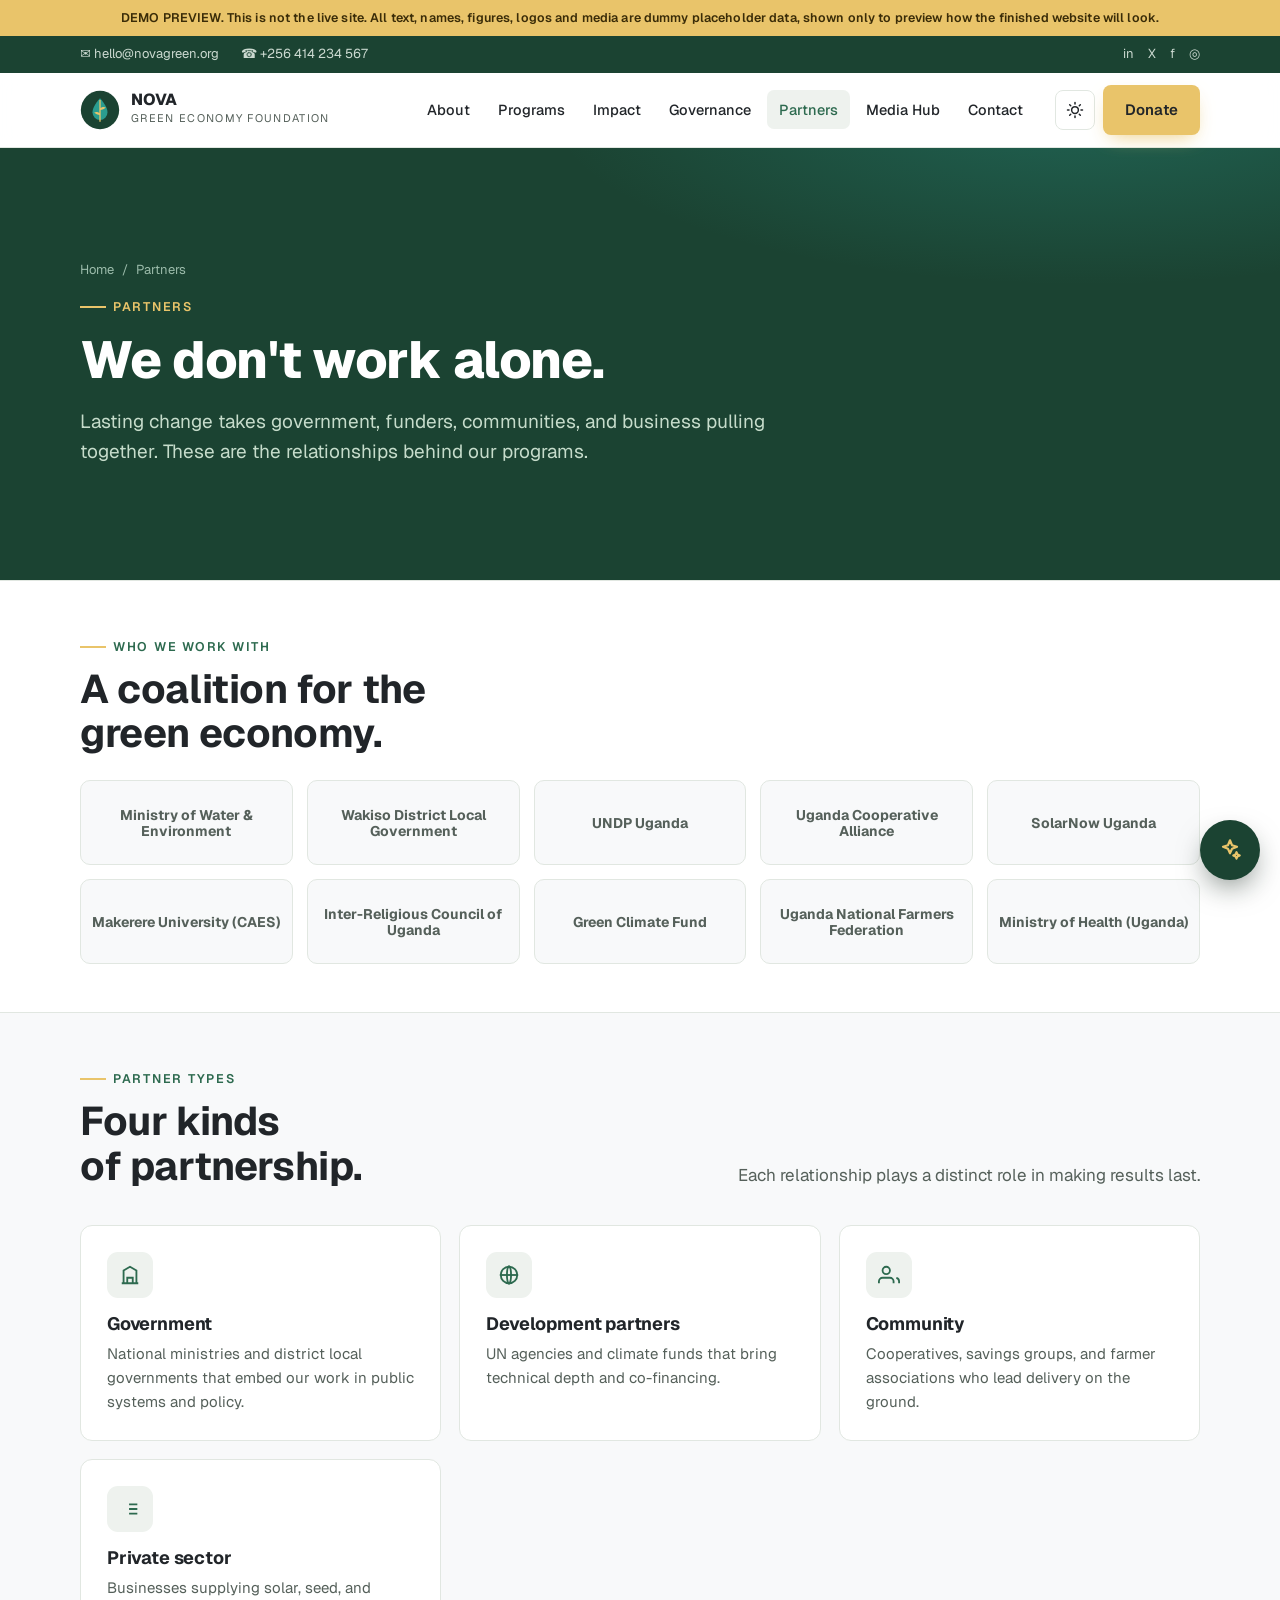
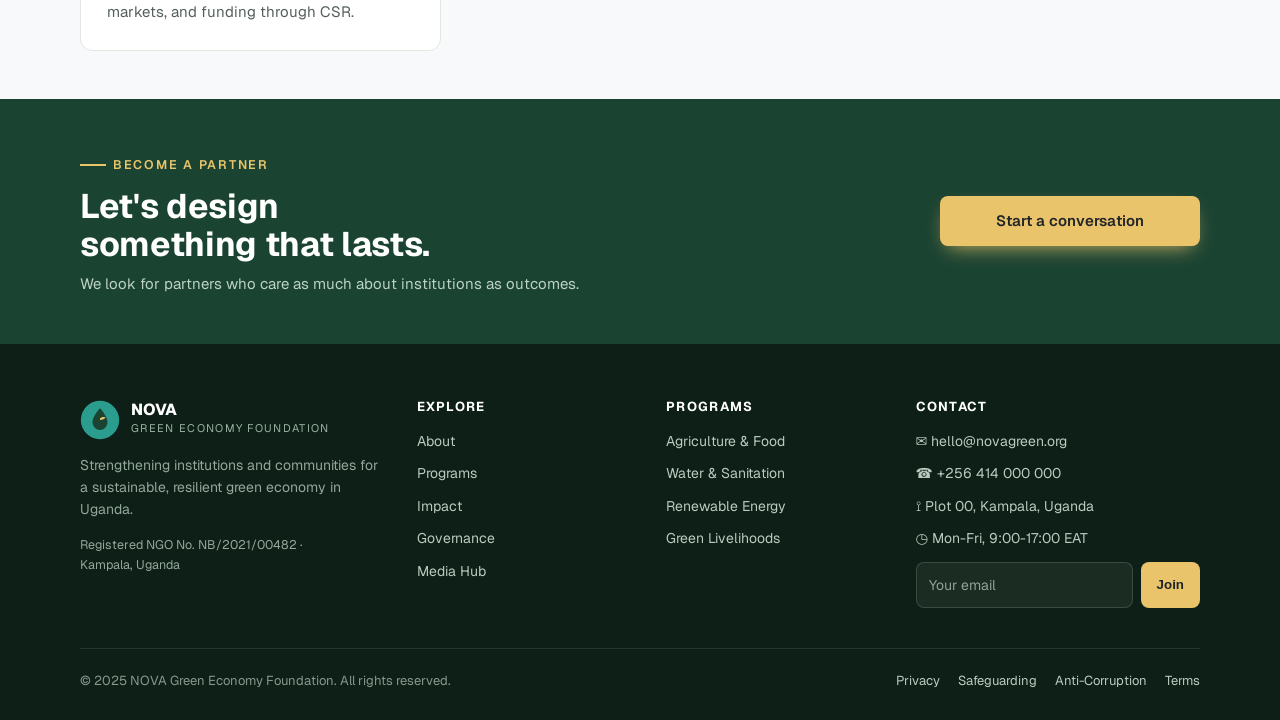
<file: partners.html>
<!doctype html>
<html lang="en">
<head>
<meta charset="utf-8" />
<meta name="viewport" content="width=device-width, initial-scale=1, viewport-fit=cover" />
<title>Partners, NOVA Green Economy Foundation</title>
<meta name="description" content="The government, development, community and private-sector partners who make NOVA's work possible." />
<link rel="preconnect" href="https://fonts.googleapis.com" />
<link rel="preconnect" href="https://fonts.gstatic.com" crossorigin />
<link rel="stylesheet" href="https://fonts.googleapis.com/css2?family=Geist:wght@400;500;600;700;800&family=Geist+Mono:wght@400;500&display=swap" />
<link rel="stylesheet" href="nova.css" />
</head>
<body data-page="partners">
<main id="main">

<section class="page-hero">
  <div class="wrap">
    <div class="crumbs"><a href="index.html">Home</a> / <span>Partners</span></div>
    <span class="eyebrow" style="margin-top:16px">Partners</span>
    <h1>We don't work alone.</h1>
    <p>Lasting change takes government, funders, communities, and business pulling together. These are the relationships behind our programs.</p>
  </div>
</section>

<section class="partners">
  <div class="wrap">
    <div class="sec-head" style="margin-bottom:24px"><div><span class="eyebrow">Who we work with</span><h2>A coalition for the green economy.</h2></div></div>
    <div class="plogos">
      <div class="plogo">Ministry of Water &amp; Environment</div>
      <div class="plogo">Wakiso District Local Government</div>
      <div class="plogo">UNDP Uganda</div>
      <div class="plogo">Uganda Cooperative Alliance</div>
      <div class="plogo">SolarNow Uganda</div>
      <div class="plogo">Makerere University (CAES)</div>
      <div class="plogo">Inter-Religious Council of Uganda</div>
      <div class="plogo">Green Climate Fund</div>
      <div class="plogo">Uganda National Farmers Federation</div>
      <div class="plogo">Ministry of Health (Uganda)</div>
    </div>
  </div>
</section>

<section>
  <div class="wrap">
    <div class="sec-head"><div><span class="eyebrow">Partner types</span><h2>Four kinds of partnership.</h2></div><p>Each relationship plays a distinct role in making results last.</p></div>
    <div class="values">
      <div class="value"><div class="vic"><svg width="22" height="22" viewBox="0 0 24 24" fill="none" stroke="currentColor" stroke-width="2"><path d="M3 21h18M5 21V7l7-4 7 4v14M9 21v-6h6v6"/></svg></div><h3>Government</h3><p>National ministries and district local governments that embed our work in public systems and policy.</p></div>
      <div class="value"><div class="vic"><svg width="22" height="22" viewBox="0 0 24 24" fill="none" stroke="currentColor" stroke-width="2"><circle cx="12" cy="12" r="9"/><path d="M2 12h20"/><path d="M12 2c3 3 3 17 0 20M12 2c-3 3-3 17 0 20"/></svg></div><h3>Development partners</h3><p>UN agencies and climate funds that bring technical depth and co-financing.</p></div>
      <div class="value"><div class="vic"><svg width="22" height="22" viewBox="0 0 24 24" fill="none" stroke="currentColor" stroke-width="2"><path d="M17 21v-2a4 4 0 00-4-4H5a4 4 0 00-4 4v2"/><circle cx="9" cy="7" r="4"/><path d="M23 21v-2a4 4 0 00-3-3.87"/></svg></div><h3>Community</h3><p>Cooperatives, savings groups, and farmer associations who lead delivery on the ground.</p></div>
      <div class="value"><div class="vic"><svg width="22" height="22" viewBox="0 0 24 24" fill="none" stroke="currentColor" stroke-width="2"><path d="M20 7h-9m9 5h-9m9 5h-9M4 7h.01M4 12h.01M4 17h.01"/></svg></div><h3>Private sector</h3><p>Businesses supplying solar, seed, and markets, and funding through CSR.</p></div>
    </div>
  </div>
</section>

<section class="cta-strip">
  <div class="wrap">
    <div><span class="eyebrow" style="color:var(--gold)">Become a partner</span><h2 style="margin-top:12px">Let's design something that lasts.</h2><p>We look for partners who care as much about institutions as outcomes.</p></div>
    <div class="cta-col"><a href="contact.html" class="btn btn-donate" style="justify-content:center">Start a conversation</a></div>
  </div>
</section>

</main>
<script src="nova.js"></script>
</body>
</html>
</file>
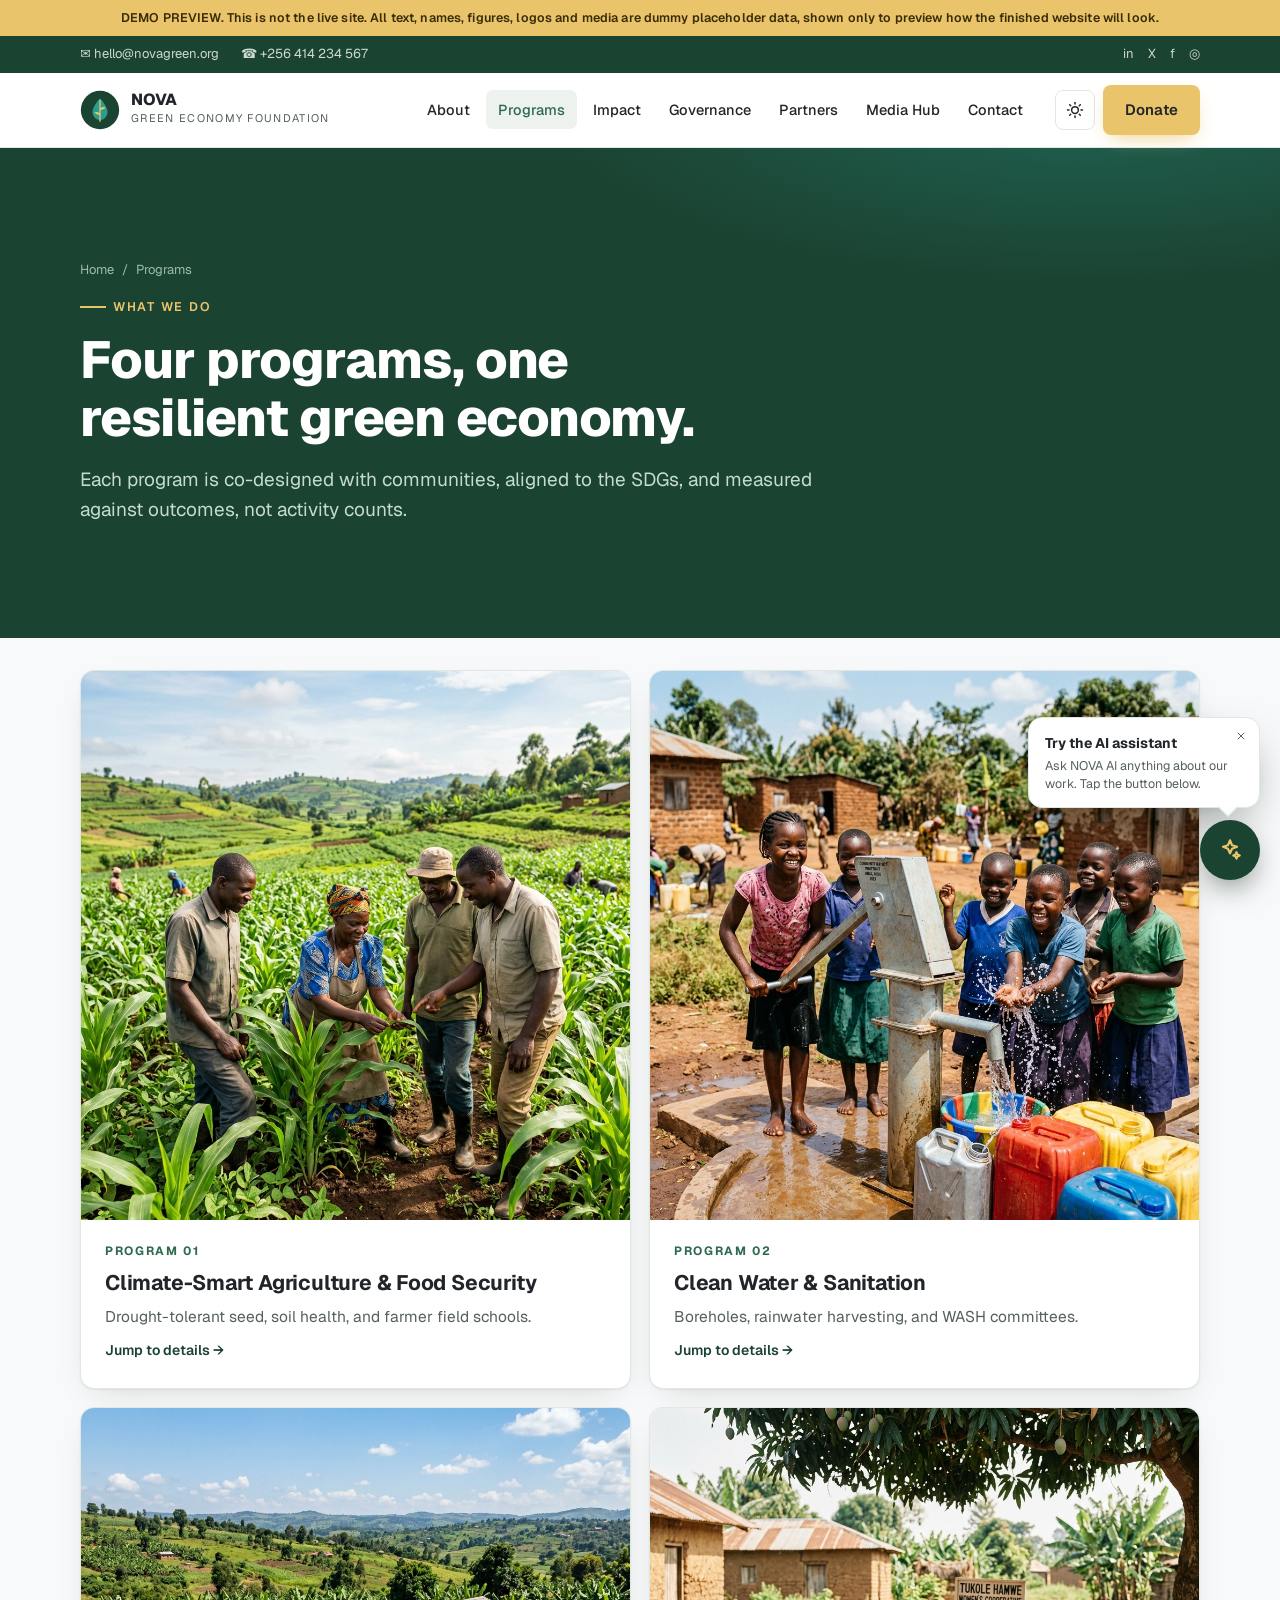
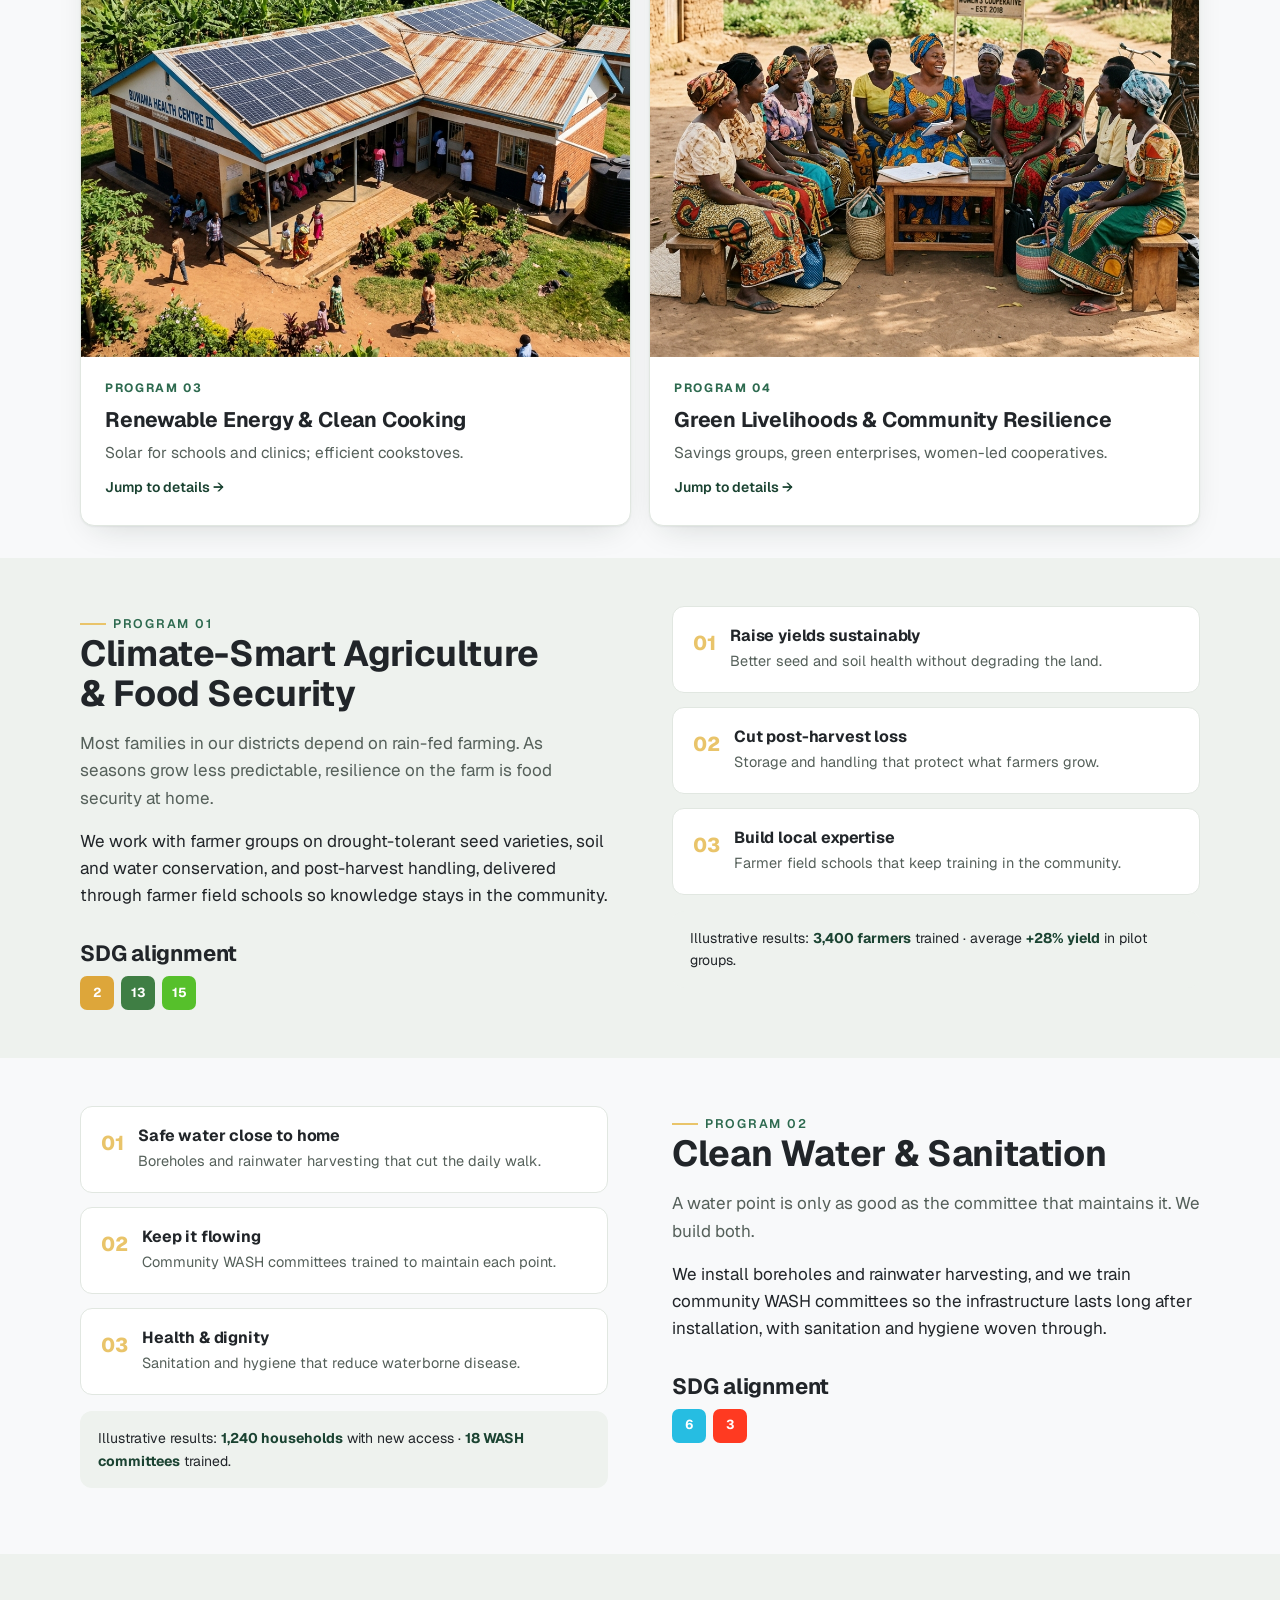
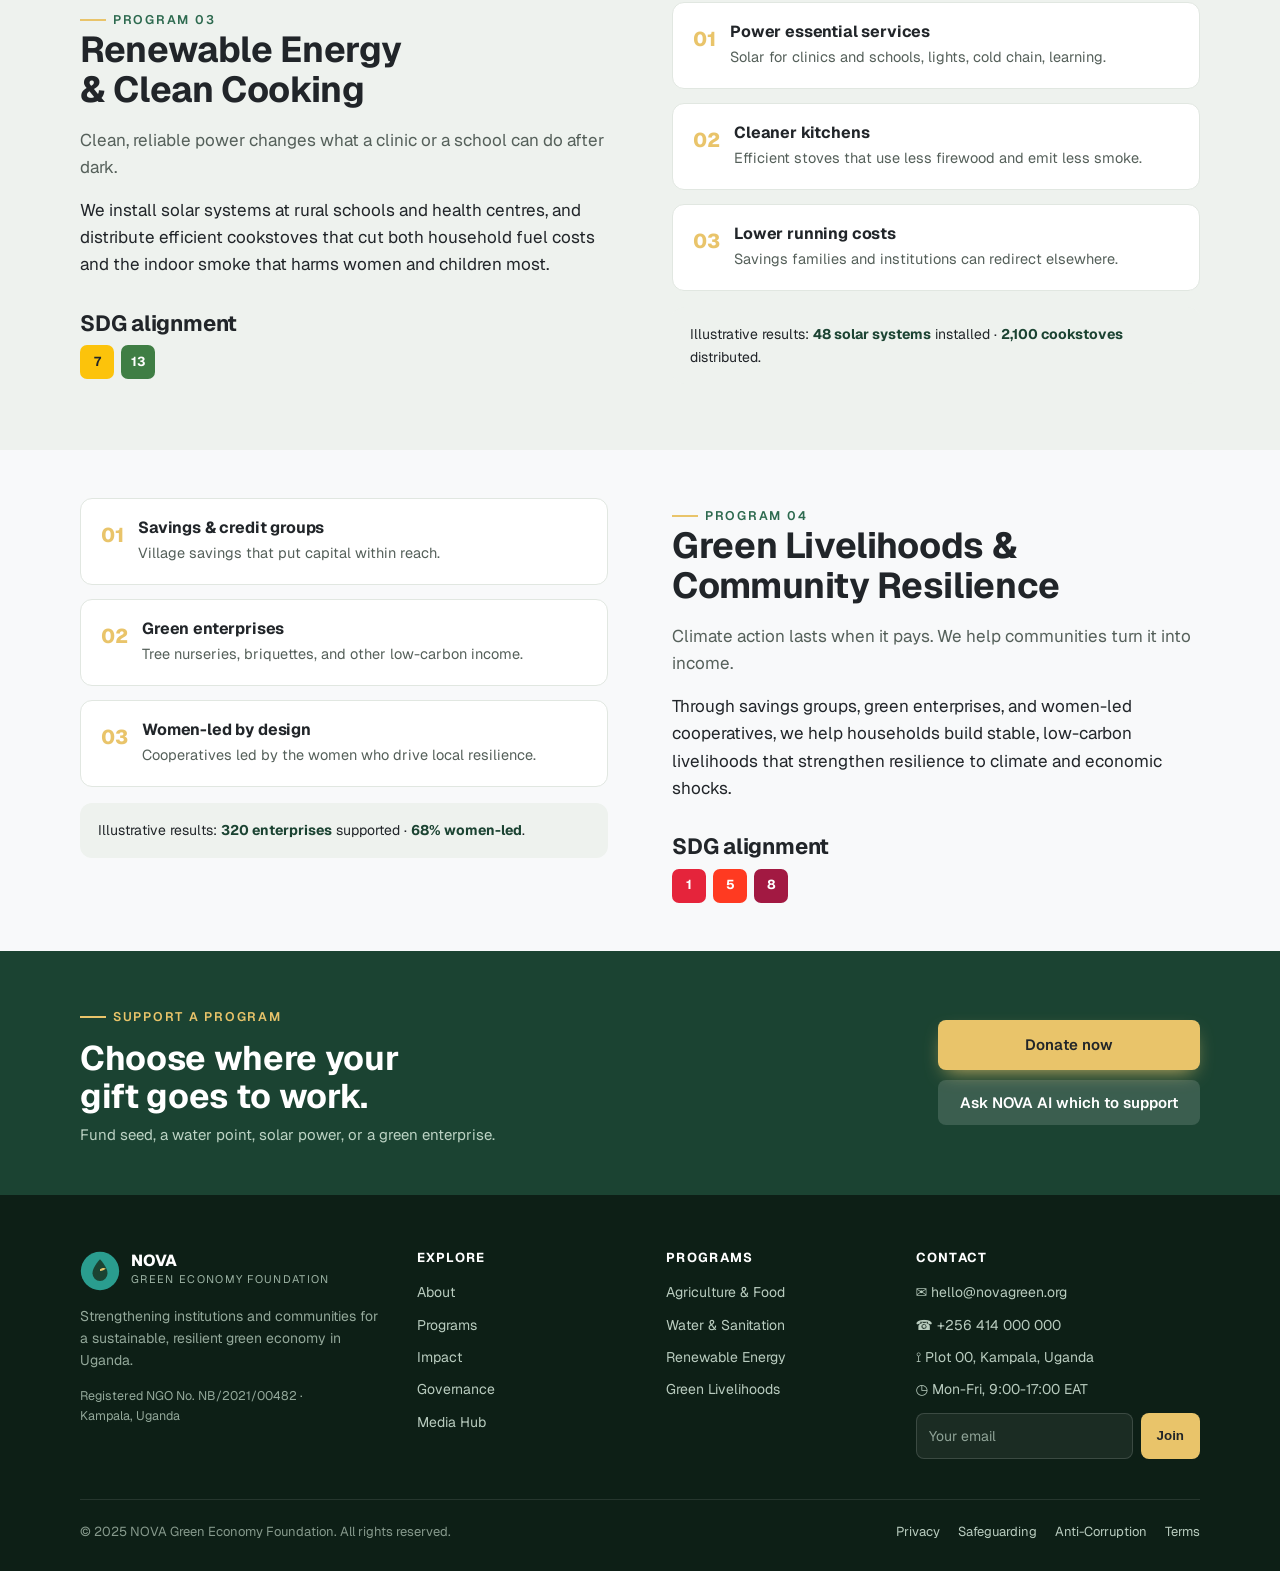
<file: programs.html>
<!doctype html>
<html lang="en">
<head>
<meta charset="utf-8" />
<meta name="viewport" content="width=device-width, initial-scale=1, viewport-fit=cover" />
<title>Programs, NOVA Green Economy Foundation</title>
<meta name="description" content="NOVA's four programs: climate-smart agriculture, clean water and sanitation, renewable energy, and green livelihoods." />
<link rel="preconnect" href="https://fonts.googleapis.com" />
<link rel="preconnect" href="https://fonts.gstatic.com" crossorigin />
<link rel="stylesheet" href="https://fonts.googleapis.com/css2?family=Geist:wght@400;500;600;700;800&family=Geist+Mono:wght@400;500&display=swap" />
<link rel="stylesheet" href="nova.css" />
</head>
<body data-page="programs">
<main id="main">

<section class="page-hero">
  <div class="wrap">
    <div class="crumbs"><a href="index.html">Home</a> / <span>Programs</span></div>
    <span class="eyebrow" style="margin-top:16px">What we do</span>
    <h1>Four programs, one resilient green economy.</h1>
    <p>Each program is co-designed with communities, aligned to the SDGs, and measured against outcomes, not activity counts.</p>
  </div>
</section>

<!-- overview cards -->
<section class="section-tight">
  <div class="wrap">
    <div class="prog-grid">
      <article class="prog"><div class="art"><img src="images/uganda_agriculture_1791113567025.jpg" alt="Climate-Smart Agriculture" style="width: 100%; height: 100%; object-fit: cover;" /></div><div class="body"><span class="num">PROGRAM 01</span><h3>Climate-Smart Agriculture &amp; Food Security</h3><p>Drought-tolerant seed, soil health, and farmer field schools.</p><a class="more" href="#p1">Jump to details →</a></div></article>
      <article class="prog"><div class="art"><img src="images/uganda_water_1791113580676.jpg" alt="Clean Water" style="width: 100%; height: 100%; object-fit: cover;" /></div><div class="body"><span class="num">PROGRAM 02</span><h3>Clean Water &amp; Sanitation</h3><p>Boreholes, rainwater harvesting, and WASH committees.</p><a class="more" href="#p2">Jump to details →</a></div></article>
      <article class="prog"><div class="art"><img src="images/uganda_energy_1791113595016.jpg" alt="Renewable Energy" style="width: 100%; height: 100%; object-fit: cover;" /></div><div class="body"><span class="num">PROGRAM 03</span><h3>Renewable Energy &amp; Clean Cooking</h3><p>Solar for schools and clinics; efficient cookstoves.</p><a class="more" href="#p3">Jump to details →</a></div></article>
      <article class="prog"><div class="art"><img src="images/uganda_livelihood_1791113776025.jpg" alt="Green Livelihoods" style="width: 100%; height: 100%; object-fit: cover;" /></div><div class="body"><span class="num">PROGRAM 04</span><h3>Green Livelihoods &amp; Community Resilience</h3><p>Savings groups, green enterprises, women-led cooperatives.</p><a class="more" href="#p4">Jump to details →</a></div></article>
    </div>
  </div>
</section>

<!-- PROGRAM 01 detail -->
<section id="p1" style="background:var(--surface-2)">
  <div class="wrap">
    <div class="split" style="align-items:start">
      <div class="prose">
        <span class="eyebrow">Program 01</span>
        <h2>Climate-Smart Agriculture &amp; Food Security</h2>
        <p class="muted">Most families in our districts depend on rain-fed farming. As seasons grow less predictable, resilience on the farm is food security at home.</p>
        <p>We work with farmer groups on drought-tolerant seed varieties, soil and water conservation, and post-harvest handling, delivered through farmer field schools so knowledge stays in the community.</p>
        <h3>SDG alignment</h3>
        <div class="sdgs" style="margin-top:6px"><span class="sdg" style="background:#DDA63A" title="SDG 2">2</span><span class="sdg" style="background:#3F7E44" title="SDG 13">13</span><span class="sdg" style="background:#56C02B" title="SDG 15">15</span></div>
      </div>
      <div>
        <div class="obj-grid" style="grid-template-columns:1fr">
          <div class="obj"><span class="no">01</span><div><h4>Raise yields sustainably</h4><p>Better seed and soil health without degrading the land.</p></div></div>
          <div class="obj"><span class="no">02</span><div><h4>Cut post-harvest loss</h4><p>Storage and handling that protect what farmers grow.</p></div></div>
          <div class="obj"><span class="no">03</span><div><h4>Build local expertise</h4><p>Farmer field schools that keep training in the community.</p></div></div>
        </div>
        <div class="impact-readout" style="margin-top:16px">Illustrative results: <b>3,400 farmers</b> trained · average <b>+28% yield</b> in pilot groups.</div>
      </div>
    </div>
  </div>
</section>

<!-- PROGRAM 02 -->
<section id="p2">
  <div class="wrap">
    <div class="split" style="align-items:start">
      <div>
        <div class="obj-grid" style="grid-template-columns:1fr">
          <div class="obj"><span class="no">01</span><div><h4>Safe water close to home</h4><p>Boreholes and rainwater harvesting that cut the daily walk.</p></div></div>
          <div class="obj"><span class="no">02</span><div><h4>Keep it flowing</h4><p>Community WASH committees trained to maintain each point.</p></div></div>
          <div class="obj"><span class="no">03</span><div><h4>Health &amp; dignity</h4><p>Sanitation and hygiene that reduce waterborne disease.</p></div></div>
        </div>
        <div class="impact-readout" style="margin-top:16px">Illustrative results: <b>1,240 households</b> with new access · <b>18 WASH committees</b> trained.</div>
      </div>
      <div class="prose">
        <span class="eyebrow">Program 02</span>
        <h2>Clean Water &amp; Sanitation</h2>
        <p class="muted">A water point is only as good as the committee that maintains it. We build both.</p>
        <p>We install boreholes and rainwater harvesting, and we train community WASH committees so the infrastructure lasts long after installation, with sanitation and hygiene woven through.</p>
        <h3>SDG alignment</h3>
        <div class="sdgs" style="margin-top:6px"><span class="sdg" style="background:#26BDE2" title="SDG 6">6</span><span class="sdg" style="background:#FF3A21" title="SDG 3">3</span></div>
      </div>
    </div>
  </div>
</section>

<!-- PROGRAM 03 -->
<section id="p3" style="background:var(--surface-2)">
  <div class="wrap">
    <div class="split" style="align-items:start">
      <div class="prose">
        <span class="eyebrow">Program 03</span>
        <h2>Renewable Energy &amp; Clean Cooking</h2>
        <p class="muted">Clean, reliable power changes what a clinic or a school can do after dark.</p>
        <p>We install solar systems at rural schools and health centres, and distribute efficient cookstoves that cut both household fuel costs and the indoor smoke that harms women and children most.</p>
        <h3>SDG alignment</h3>
        <div class="sdgs" style="margin-top:6px"><span class="sdg" style="background:#FCC30B;color:#212529" title="SDG 7">7</span><span class="sdg" style="background:#3F7E44" title="SDG 13">13</span></div>
      </div>
      <div>
        <div class="obj-grid" style="grid-template-columns:1fr">
          <div class="obj"><span class="no">01</span><div><h4>Power essential services</h4><p>Solar for clinics and schools, lights, cold chain, learning.</p></div></div>
          <div class="obj"><span class="no">02</span><div><h4>Cleaner kitchens</h4><p>Efficient stoves that use less firewood and emit less smoke.</p></div></div>
          <div class="obj"><span class="no">03</span><div><h4>Lower running costs</h4><p>Savings families and institutions can redirect elsewhere.</p></div></div>
        </div>
        <div class="impact-readout" style="margin-top:16px">Illustrative results: <b>48 solar systems</b> installed · <b>2,100 cookstoves</b> distributed.</div>
      </div>
    </div>
  </div>
</section>

<!-- PROGRAM 04 -->
<section id="p4">
  <div class="wrap">
    <div class="split" style="align-items:start">
      <div>
        <div class="obj-grid" style="grid-template-columns:1fr">
          <div class="obj"><span class="no">01</span><div><h4>Savings &amp; credit groups</h4><p>Village savings that put capital within reach.</p></div></div>
          <div class="obj"><span class="no">02</span><div><h4>Green enterprises</h4><p>Tree nurseries, briquettes, and other low-carbon income.</p></div></div>
          <div class="obj"><span class="no">03</span><div><h4>Women-led by design</h4><p>Cooperatives led by the women who drive local resilience.</p></div></div>
        </div>
        <div class="impact-readout" style="margin-top:16px">Illustrative results: <b>320 enterprises</b> supported · <b>68% women-led</b>.</div>
      </div>
      <div class="prose">
        <span class="eyebrow">Program 04</span>
        <h2>Green Livelihoods &amp; Community Resilience</h2>
        <p class="muted">Climate action lasts when it pays. We help communities turn it into income.</p>
        <p>Through savings groups, green enterprises, and women-led cooperatives, we help households build stable, low-carbon livelihoods that strengthen resilience to climate and economic shocks.</p>
        <h3>SDG alignment</h3>
        <div class="sdgs" style="margin-top:6px"><span class="sdg" style="background:#E5243B" title="SDG 1">1</span><span class="sdg" style="background:#FF3A21" title="SDG 5">5</span><span class="sdg" style="background:#A21942" title="SDG 8">8</span></div>
      </div>
    </div>
  </div>
</section>

<section class="cta-strip">
  <div class="wrap">
    <div><span class="eyebrow" style="color:var(--gold)">Support a program</span><h2 style="margin-top:12px">Choose where your gift goes to work.</h2><p>Fund seed, a water point, solar power, or a green enterprise.</p></div>
    <div class="cta-col"><a href="donate.html" class="btn btn-donate" style="justify-content:center">Donate now</a><button class="btn" style="background:rgba(255,255,255,.14);color:#fff;justify-content:center" data-ask>Ask NOVA AI which to support</button></div>
  </div>
</section>

</main>
<script src="nova.js"></script>
</body>
</html>
</file>
<file: nova.css>
/* ============================================================
   NOVA Green Economy Foundation, shared stylesheet
   Layout: asymmetric editorial grid, max 1200, generous air.
   ============================================================ */
:root {
  /* brand palette */
  --forest: #1B4332; --leaf: #2D6A4F; --water: #1D3557;
  --gold: #E9C46A; --gold-deep: #d9ad4a; --brown: #7F4F24;
  --teal: #2A9D8F; --error: #D00000;

  /* semantic (light) */
  --bg: #F8F9FA; --surface: #FFFFFF; --surface-2: #EEF2EE;
  --ink: #212529; --ink-soft: #55605A; --line: #E1E7E1;
  --brand: var(--forest); --brand-2: var(--leaf);

  /* dark band, constant across themes */
  --band-bg: #15362A; --band-ink: #EDF4EE; --band-soft: #A9C4B4; --band-line: #2b5342;

  --btn-bg: var(--forest); --btn-ink: #FFFFFF;

  --display: "Geist", system-ui, -apple-system, "Segoe UI", sans-serif;
  --serif: "Geist", system-ui, -apple-system, "Segoe UI", sans-serif;
  --ui: "Geist", system-ui, -apple-system, "Segoe UI", sans-serif;
  --mono: "Geist Mono", ui-monospace, "SF Mono", "Cascadia Code", Menlo, monospace;

  --maxw: 1200px;
  --gut: clamp(16px, 4vw, 40px);
  --radius: 10px;
  --shadow: 0 1px 2px rgba(20,40,30,.06), 0 12px 32px -14px rgba(20,40,30,.18);
  color-scheme: light;

  /* safe-area padding for standalone pages (skeleton adds it on home) */
  padding-top: env(safe-area-inset-top, 0px);
  padding-bottom: env(safe-area-inset-bottom, 0px);
}

/* Default is always light mode. Dark applies only when the visitor
   explicitly toggles it (data-theme="dark"); system dark is ignored. */
:root[data-theme="dark"] {
  --bg: #0E1A14; --surface: #13241B; --surface-2: #172C21;
  --ink: #ECF2EC; --ink-soft: #A7B6AB; --line: #26382C;
  --brand: #4f9c78; --brand-2: #5fae86;
  --band-bg: #081009; --band-line: #1f3a2c;
  --btn-bg: #2D6A4F; --btn-ink: #FFFFFF;
  --shadow: 0 1px 2px rgba(0,0,0,.4), 0 14px 34px -14px rgba(0,0,0,.6);
  color-scheme: dark;
}

* { box-sizing: border-box; }
[hidden] { display: none !important; }
html { scroll-behavior: smooth; }
body {
  margin: 0; background: var(--bg); color: var(--ink);
  font-family: var(--serif); font-size: 17px; line-height: 1.6;
  -webkit-font-smoothing: antialiased; overflow-x: hidden;
}
h1,h2,h3,h4,h5 { font-family: var(--display); line-height: 1.12; text-wrap: balance; margin: 0; letter-spacing: -.01em; }
p { margin: 0; }
a { color: inherit; }
img, svg { max-width: 100%; display: block; }
.wrap { max-width: var(--maxw); margin-inline: auto; padding-inline: var(--gut); }

.eyebrow { font-family: var(--ui); font-weight: 600; font-size: 12.5px; letter-spacing: .14em;
  text-transform: uppercase; color: var(--brand-2); display: inline-flex; align-items: center; gap: .55em; }
.eyebrow::before { content: ""; width: 26px; height: 2px; background: var(--gold); display: inline-block; }
.lead { font-size: clamp(18px, 2.2vw, 21px); color: var(--ink-soft); max-width: 60ch; }

.btn { font-family: var(--ui); font-weight: 600; font-size: 15px; border: 0; border-radius: 8px;
  padding: 13px 22px; cursor: pointer; text-decoration: none; display: inline-flex; align-items: center;
  gap: .5em; transition: transform .15s ease, box-shadow .15s ease, background .15s ease; }
.btn:focus-visible { outline: 3px solid var(--gold); outline-offset: 2px; }
.btn-donate { background: var(--gold); color: #212529; box-shadow: 0 8px 20px -8px rgba(233,196,106,.9); }
.btn-donate:hover { transform: translateY(-2px); background: var(--gold-deep); }
.btn-primary { background: var(--btn-bg); color: var(--btn-ink); }
.btn-primary:hover { transform: translateY(-2px); }
.btn-ghost { background: transparent; color: var(--ink); border: 1.5px solid var(--line); }
.btn-ghost:hover { border-color: var(--brand-2); color: var(--brand-2); }

section { padding-block: clamp(24px, 4vw, 48px); }
.section-tight { padding-block: clamp(16px, 3vw, 32px); }

/* ---------- top utility bar ---------- */
.topbar { background: var(--forest); color: #dfeae2; font-family: var(--ui); font-size: 13px; }
.topbar .wrap { display: flex; flex-wrap: wrap; gap: 8px 22px; align-items: center; padding-block: 8px; }
.topbar a { color: #dfeae2; text-decoration: none; display: inline-flex; align-items: center; gap: 6px; opacity: .9; }
.topbar a:hover { opacity: 1; color: var(--gold); }
.topbar .spacer { margin-left: auto; }
.topbar .socials { display: flex; gap: 14px; }

/* ---------- header ---------- */
header.site { position: sticky; top: env(safe-area-inset-top, 0px); z-index: 40;
  background: color-mix(in srgb, var(--surface) 88%, transparent);
  backdrop-filter: blur(10px); border-bottom: 1px solid var(--line); }
header.site .wrap { display: flex; align-items: center; gap: 20px; padding-block: 12px; }
.brandmark { display: flex; align-items: center; gap: 11px; text-decoration: none; color: var(--ink); }
.brandmark .logo { width: 40px; height: 40px; flex: none; }
.brandmark b { font-family: var(--display); font-weight: 800; font-size: 16px; line-height: 1; letter-spacing: -.01em; }
.brandmark .tag { font-family: var(--ui); font-size: 11px; letter-spacing: .12em; text-transform: uppercase; color: var(--ink-soft); }
.brandmark .stack { display: flex; flex-direction: column; gap: 2px; }
nav.main { margin-left: auto; display: flex; align-items: center; gap: 4px; }
nav.main a { font-family: var(--ui); font-weight: 500; font-size: 14.5px; text-decoration: none;
  color: var(--ink); padding: 8px 12px; border-radius: 7px; }
nav.main a:hover { background: var(--surface-2); color: var(--brand-2); }
nav.main a[aria-current="page"] { color: var(--brand-2); background: var(--surface-2); }
.hdr-tools { display: flex; align-items: center; gap: 8px; }
.icon-btn { width: 40px; height: 40px; border-radius: 8px; border: 1.5px solid var(--line);
  background: transparent; color: var(--ink); cursor: pointer; display: grid; place-items: center; }
.icon-btn:hover { border-color: var(--brand-2); color: var(--brand-2); }
.hamburger { display: none; }

.kitenge { height: 10px; width: 100%; background:
  repeating-linear-gradient(135deg, var(--gold) 0 10px, var(--leaf) 10px 20px, var(--water) 20px 30px, var(--brown) 30px 40px); opacity: .9; }

/* ---------- page hero (interior pages) ---------- */
.page-hero { background: var(--forest); color: #eef4ef; position: relative; overflow: hidden; }
.page-hero::after { content: ""; position: absolute; inset: 0;
  background: radial-gradient(900px 300px at 85% -10%, rgba(42,157,143,.35), transparent 60%); pointer-events: none; }
.page-hero .wrap { position: relative; z-index: 1; padding-block: clamp(32px, 5vw, 64px); animation: fadeUp 0.8s cubic-bezier(0.2, 0.8, 0.2, 1) forwards; }
.page-hero .eyebrow { color: var(--gold); }
.page-hero .eyebrow::before { background: var(--gold); }
.page-hero h1 { color: #fff; font-size: clamp(32px, 5vw, 52px); font-weight: 800; margin-top: 14px; max-width: 18ch; }
.page-hero p { color: #c6dccb; margin-top: 18px; max-width: 58ch; font-size: clamp(17px,2vw,19px); }
.crumbs { font-family: var(--ui); font-size: 13px; color: #9cbcab; display: flex; gap: 8px; }
.crumbs a { text-decoration: none; color: #9cbcab; } .crumbs a:hover { color: var(--gold); }

/* ---------- hero (home) ---------- */
.hero { position: relative; overflow: hidden; }
.hero .wrap { display: grid; grid-template-columns: 1.05fr .95fr; gap: clamp(28px, 5vw, 64px); align-items: center; }
.hero-copy h1 { font-size: clamp(34px, 5.2vw, 56px); font-weight: 800; }
.hero-copy h1 em { font-style: normal; color: var(--brand-2); }
.hero-copy .lead { margin-top: 20px; }
.hero-cta { display: flex; flex-wrap: wrap; gap: 12px; margin-top: 28px; }
.ask-nova { margin-top: 26px; display: flex; align-items: center; gap: 12px; padding: 12px 14px;
  background: var(--surface); border: 1px solid var(--line); border-radius: 12px; box-shadow: var(--shadow);
  max-width: 420px; cursor: pointer; text-align: left; font: inherit; color: inherit; width: 100%; }
.ask-nova:hover { border-color: var(--brand-2); }
.ask-nova .spark { width: 36px; height: 36px; border-radius: 9px; background: var(--forest); color: var(--gold);
  display: grid; place-items: center; flex: none; }
.ask-nova .t { font-family: var(--ui); font-size: 14px; }
.ask-nova .t b { display: block; color: var(--ink); font-weight: 600; }
.ask-nova .t span { color: var(--ink-soft); }
.hero-art { position: relative; border-radius: 16px; overflow: hidden; box-shadow: var(--shadow); aspect-ratio: 16/11; }
.photo-note { display: none; }

/* ---------- animations ---------- */
@keyframes fadeUp {
  0% { opacity: 0; transform: translateY(30px); }
  100% { opacity: 1; transform: translateY(0); }
}
.animate-hero { animation: fadeUp 0.8s cubic-bezier(0.2, 0.8, 0.2, 1) forwards; }
.animate-hero-delay-1 { opacity: 0; animation: fadeUp 0.8s cubic-bezier(0.2, 0.8, 0.2, 1) 0.2s forwards; }
.animate-hero-delay-2 { opacity: 0; animation: fadeUp 0.8s cubic-bezier(0.2, 0.8, 0.2, 1) 0.4s forwards; }

/* ---------- trust bar ---------- */
.trust { background: var(--surface); border-block: 1px solid var(--line); }
.trust .wrap { padding-block: 22px; display: flex; flex-wrap: wrap; align-items: center; gap: 18px 36px; }
.trust .ti { display: flex; align-items: center; gap: 11px; font-family: var(--ui); font-size: 13.5px; color: var(--ink-soft); }
.trust .ti b { color: var(--ink); font-weight: 600; }
.trust .ti .ic { color: var(--brand-2); flex: none; }
.sdgs { display: flex; flex-flow: row wrap; gap: 7px; align-items: center; }
.trust .sdgs { margin-left: auto; }
.sdg { width: 34px; height: 34px; border-radius: 7px; display: grid; place-items: center;
  font-family: var(--display); font-weight: 700; font-size: 13px; color: #fff; }

/* ---------- vision & mission ---------- */
.vm .wrap { display: grid; grid-template-columns: .85fr 1.15fr; gap: clamp(28px, 5vw, 72px); align-items: start; }
.proverb { font-family: var(--serif); font-style: italic; font-size: clamp(22px, 3vw, 30px);
  line-height: 1.35; color: var(--ink); border-left: 3px solid var(--gold); padding-left: 20px; margin: 0; }
.proverb cite { display: block; font-style: normal; font-family: var(--ui); font-size: 13px;
  letter-spacing: .04em; color: var(--ink-soft); margin-top: 14px; }
.vm-cards { display: grid; gap: 18px; }
.vm-card { background: var(--surface); border: 1px solid var(--line); border-radius: var(--radius); padding: 26px 28px; }
.vm-card h3 { font-size: 20px; margin-bottom: 8px; display: flex; align-items: center; gap: 10px; }
.vm-card h3 .dot { width: 9px; height: 9px; border-radius: 50%; background: var(--gold); }
.vm-card.vision h3 .dot { background: var(--teal); }
.vm-card p { color: var(--ink-soft); }

/* ---------- section head ---------- */
.sec-head { display: flex; align-items: flex-end; justify-content: space-between; gap: 20px; margin-bottom: 36px; flex-wrap: wrap; }
.sec-head h2 { font-size: clamp(28px, 4vw, 40px); max-width: 16ch; margin-top: 10px; }
.sec-head p { color: var(--ink-soft); max-width: 42ch; }

/* ---------- programs ---------- */
.prog-grid { display: grid; grid-template-columns: repeat(2, 1fr); gap: 18px; }
.prog { position: relative; border-radius: 14px; overflow: hidden; border: 1px solid var(--line);
  background: var(--surface); box-shadow: var(--shadow); display: flex; flex-direction: column; transition: transform 0.25s cubic-bezier(0.4, 0, 0.2, 1), box-shadow 0.25s cubic-bezier(0.4, 0, 0.2, 1); }
.prog:hover { transform: translateY(-4px); box-shadow: 0 20px 40px -15px rgba(20,40,30,.25); }
.prog .art { aspect-ratio: 16/10; position: relative; }
.prog .body { padding: 22px 24px 26px; display: flex; flex-direction: column; gap: 10px; flex: 1; }
.prog .num { font-family: var(--display); font-weight: 700; font-size: 12px; letter-spacing: .14em; color: var(--brand-2); }
.prog h3 { font-size: 21px; }
.prog p { color: var(--ink-soft); font-size: 15.5px; flex: 1; }
.prog .more { font-family: var(--ui); font-weight: 600; font-size: 14px; color: var(--brand); text-decoration: none;
  display: inline-flex; gap: 6px; align-items: center; }
.prog .more:hover { gap: 10px; }

/* ---------- impact band ---------- */
.impact { background: var(--band-bg); color: var(--band-ink); position: relative; }
.impact .eyebrow { color: var(--gold); } .impact .eyebrow::before { background: var(--gold); }
.impact h2 { color: #fff; font-size: clamp(28px, 4vw, 40px); max-width: 18ch; }
.impact .intro { display: grid; grid-template-columns: 1.2fr .8fr; gap: 36px; align-items: end; margin-bottom: 44px; }
.impact .intro p { color: var(--band-soft); }
.stats { display: grid; grid-template-columns: repeat(4, 1fr); gap: 1px; background: var(--band-line);
  border: 1px solid var(--band-line); border-radius: 14px; overflow: hidden; }
.stat { background: var(--band-bg); padding: 26px 22px; }
.stat .n { font-family: var(--mono); font-weight: 600; font-size: clamp(30px, 4.4vw, 46px); color: var(--gold);
  font-variant-numeric: tabular-nums; line-height: 1; letter-spacing: -.02em; }
.stat .l { font-family: var(--ui); font-size: 13.5px; color: var(--band-soft); margin-top: 10px; }
.impact-lower { display: grid; grid-template-columns: 1fr 1fr; gap: 28px; margin-top: 44px; align-items: stretch; }
.mapcard, .reportcard { background: rgba(255,255,255,.03); border: 1px solid var(--band-line); border-radius: 14px; padding: 24px; }
.mapcard h3, .reportcard h3 { color: #fff; font-size: 18px; margin-bottom: 4px; }
.mapcard .sub, .reportcard .sub { font-family: var(--ui); font-size: 13px; color: var(--band-soft); margin-bottom: 16px; }
.district { display: flex; align-items: center; gap: 12px; font-family: var(--ui); font-size: 14px; color: var(--band-ink); padding: 7px 0; }
.district > span:first-child { width: 72px; flex: none; }
.district .bar { flex: 1; height: 7px; border-radius: 4px; background: var(--band-line); overflow: hidden; }
.district .bar i { display: block; height: 100%; background: linear-gradient(90deg, var(--teal), var(--gold)); }
.district .v { font-variant-numeric: tabular-nums; color: var(--band-soft); width: 46px; text-align: right; }
.reportcard ul { list-style: none; margin: 0; padding: 0; display: grid; gap: 10px; }
.reportcard li a { display: flex; align-items: center; gap: 12px; text-decoration: none; color: var(--band-ink);
  font-family: var(--ui); font-size: 14.5px; padding: 11px 14px; border: 1px solid var(--band-line); border-radius: 9px; }
.reportcard li a:hover { border-color: var(--gold); color: #fff; }
.reportcard li a .fi { color: var(--gold); flex: none; }
.reportcard li a .sz { margin-left: auto; font-size: 12px; color: var(--band-soft); }

/* ---------- governance ---------- */
.board { display: grid; grid-template-columns: repeat(4, 1fr); gap: 18px; }
.person { text-align: left; }
.person .pic { aspect-ratio: 1/1; border-radius: 12px; overflow: hidden; border: 1px solid var(--line); margin-bottom: 14px; }
.person h4 { font-size: 16.5px; }
.person .role { font-family: var(--ui); font-size: 13px; color: var(--brand-2); font-weight: 600; margin-top: 3px; }
.person .bio { font-size: 14px; color: var(--ink-soft); margin-top: 8px; }
.policies { display: flex; flex-wrap: wrap; gap: 10px; }
.pill { font-family: var(--ui); font-size: 13px; font-weight: 500; color: var(--ink); background: var(--surface-2);
  border: 1px solid var(--line); border-radius: 100px; padding: 9px 15px; display: inline-flex; gap: 8px; align-items: center; }
.pill .ck { color: var(--teal); }

/* ---------- partners ---------- */
.partners { background: var(--surface); border-block: 1px solid var(--line); }
.plogos { display: grid; grid-template-columns: repeat(5, 1fr); gap: 14px; }
.plogo { aspect-ratio: 5/2; border: 1px solid var(--line); border-radius: 10px; display: grid; place-items: center;
  font-family: var(--display); font-weight: 700; font-size: 14px; color: var(--ink-soft); background: var(--bg);
  text-align: center; padding: 10px; line-height: 1.15; }

/* ---------- get involved ---------- */
.involve-grid { display: grid; grid-template-columns: repeat(3, 1fr); gap: 18px; }
.inv { border-radius: 14px; padding: 30px 28px; color: #fff; display: flex; flex-direction: column; gap: 12px; min-height: 230px; }
.inv:nth-child(1) { background: linear-gradient(160deg, var(--forest), var(--leaf)); }
.inv:nth-child(2) { background: linear-gradient(160deg, var(--water), #264a73); }
.inv:nth-child(3) { background: linear-gradient(160deg, var(--brown), #a06a36); }
.inv h3 { font-size: 22px; } .inv p { font-size: 15px; color: rgba(255,255,255,.88); flex: 1; }
.inv a { align-self: flex-start; }

/* ---------- news ---------- */
.news-grid { display: grid; grid-template-columns: repeat(3, 1fr); gap: 18px; }
.post { background: var(--surface); border: 1px solid var(--line); border-radius: 14px; overflow: hidden;
  display: flex; flex-direction: column; box-shadow: var(--shadow); transition: transform 0.25s cubic-bezier(0.4, 0, 0.2, 1), box-shadow 0.25s cubic-bezier(0.4, 0, 0.2, 1); }
.post:hover { transform: translateY(-4px); box-shadow: 0 20px 40px -15px rgba(20,40,30,.25); }
.post .art { aspect-ratio: 16/9; }
.post .body { padding: 20px 22px 24px; display: flex; flex-direction: column; gap: 9px; flex: 1; }
.post .meta { font-family: var(--ui); font-size: 12.5px; letter-spacing: .03em; color: var(--brand-2); text-transform: uppercase; }
.post h3 { font-size: 18.5px; line-height: 1.25; }
.post p { font-size: 14.5px; color: var(--ink-soft); flex: 1; }
.post a.rl { font-family: var(--ui); font-weight: 600; font-size: 13.5px; text-decoration: none; color: var(--brand); }

/* news filters */
.filters { display: flex; flex-wrap: wrap; gap: 8px; margin-bottom: 28px; }
.filter { font-family: var(--ui); font-size: 13.5px; font-weight: 500; background: var(--surface);
  border: 1px solid var(--line); color: var(--ink); border-radius: 100px; padding: 8px 16px; cursor: pointer; }
.filter[aria-pressed="true"] { background: var(--forest); color: #fff; border-color: var(--forest); }
.filter:hover { border-color: var(--brand-2); }

/* ---------- CTA strip ---------- */
.cta-strip { background: var(--forest); color: #eef4ef; }
.cta-strip .wrap { display: flex; align-items: center; justify-content: space-between; gap: 28px; flex-wrap: wrap; }
.cta-strip h2 { color: #fff; font-size: clamp(24px, 3.2vw, 34px); max-width: 20ch; }
.cta-strip p { color: #bcd3c4; font-family: var(--ui); font-size: 15px; margin-top: 8px; }
.cta-col { display: flex; flex-direction: column; gap: 10px; min-width: 260px; }

/* ---------- generic 2-col / prose ---------- */
.split { display: grid; grid-template-columns: 1fr 1fr; gap: clamp(28px,5vw,64px); align-items: center; }
.split.wide-left { grid-template-columns: 1.2fr .8fr; }
.prose { max-width: 68ch; }
.prose h2 { font-size: clamp(26px,3.6vw,36px); margin: 0 0 16px; }
.prose h3 { font-size: 22px; margin: 32px 0 10px; }
.prose p { color: var(--ink); margin-bottom: 16px; }
.prose p.muted { color: var(--ink-soft); }
.media-card { border-radius: 16px; overflow: hidden; box-shadow: var(--shadow); border: 1px solid var(--line); position: relative; aspect-ratio: 4/3; }

/* values */
.values { display: grid; grid-template-columns: repeat(3,1fr); gap: 18px; }
.value { background: var(--surface); border: 1px solid var(--line); border-radius: 12px; padding: 26px; transition: transform 0.25s cubic-bezier(0.4, 0, 0.2, 1), box-shadow 0.25s cubic-bezier(0.4, 0, 0.2, 1); }
.value:hover { transform: translateY(-3px); box-shadow: 0 15px 30px -10px rgba(20,40,30,.15); }
.value .vic { width: 46px; height: 46px; border-radius: 11px; background: var(--surface-2); color: var(--brand-2);
  display: grid; place-items: center; margin-bottom: 16px; }
.value h3 { font-size: 18px; margin-bottom: 8px; } .value p { color: var(--ink-soft); font-size: 15px; }

/* timeline */
.timeline { display: grid; gap: 0; max-width: 760px; }
.tl { display: grid; grid-template-columns: 110px 1fr; gap: 24px; padding-bottom: 28px; position: relative; }
.tl::before { content: ""; position: absolute; left: 124px; top: 10px; bottom: -6px; width: 2px; background: var(--line); }
.tl:last-child::before { display: none; }
.tl .yr { font-family: var(--display); font-weight: 800; font-size: 20px; color: var(--brand-2); text-align: right; }
.tl .ev { position: relative; padding-left: 26px; }
.tl .ev::before { content: ""; position: absolute; left: -2px; top: 6px; width: 12px; height: 12px; border-radius: 50%;
  background: var(--gold); border: 3px solid var(--bg); }
.tl .ev h4 { font-size: 17px; } .tl .ev p { color: var(--ink-soft); font-size: 15px; margin-top: 4px; }

/* theory of change diagram */
.toc { display: grid; grid-template-columns: repeat(4,1fr); gap: 12px; align-items: stretch; }
.toc .step { background: var(--surface); border: 1px solid var(--line); border-radius: 12px; padding: 20px; position: relative; }
.toc .step .k { font-family: var(--ui); font-size: 11px; letter-spacing: .12em; text-transform: uppercase; color: var(--brand-2); font-weight: 600; }
.toc .step h4 { font-size: 16px; margin: 8px 0 6px; } .toc .step p { font-size: 13.5px; color: var(--ink-soft); }
.toc .step:not(:last-child)::after { content: "→"; position: absolute; right: -11px; top: 50%; transform: translateY(-50%);
  color: var(--gold); font-weight: 700; z-index: 1; font-family: var(--ui); }

/* program detail list */
.obj-grid { display: grid; grid-template-columns: repeat(2,1fr); gap: 14px; }
.obj { display: flex; gap: 14px; background: var(--surface); border: 1px solid var(--line); border-radius: 12px; padding: 20px; }
.obj .no { font-family: var(--display); font-weight: 800; font-size: 20px; color: var(--gold); flex: none; }
.obj h4 { font-size: 16px; margin-bottom: 4px; } .obj p { font-size: 14.5px; color: var(--ink-soft); }

/* ---------- donate ---------- */
.donate-grid { display: grid; grid-template-columns: 1.1fr .9fr; gap: clamp(28px,5vw,56px); align-items: start; }
.donate-card { background: var(--surface); border: 1px solid var(--line); border-radius: 16px; padding: clamp(22px,3vw,32px); box-shadow: var(--shadow); }
.toggle-row { display: inline-flex; background: var(--surface-2); border-radius: 100px; padding: 4px; gap: 4px; margin-bottom: 22px; }
.toggle-row button { font-family: var(--ui); font-weight: 600; font-size: 14px; border: 0; background: transparent; color: var(--ink-soft);
  padding: 9px 20px; border-radius: 100px; cursor: pointer; }
.toggle-row button[aria-pressed="true"] { background: var(--surface); color: var(--brand); box-shadow: var(--shadow); }
.amounts { display: grid; grid-template-columns: repeat(3,1fr); gap: 10px; margin-bottom: 14px; }
.amt { font-family: var(--display); font-weight: 700; font-size: 17px; background: var(--surface); border: 1.5px solid var(--line);
  color: var(--ink); border-radius: 10px; padding: 16px 8px; cursor: pointer; text-align: center; }
.amt small { display: block; font-family: var(--ui); font-weight: 500; font-size: 11.5px; color: var(--ink-soft); margin-top: 5px; }
.amt[aria-pressed="true"] { border-color: var(--gold); background: color-mix(in srgb, var(--gold) 14%, var(--surface)); }
.custom-amt { display: flex; align-items: center; border: 1.5px solid var(--line); border-radius: 10px; padding: 0 14px; margin-bottom: 18px; }
.custom-amt span { font-family: var(--display); font-weight: 700; color: var(--ink-soft); }
.custom-amt input { flex: 1; border: 0; background: transparent; font: 600 17px var(--display); color: var(--ink); padding: 15px 10px; }
.custom-amt input:focus { outline: none; }
.pay-methods { display: flex; gap: 10px; flex-wrap: wrap; margin-bottom: 20px; }
.pay { font-family: var(--ui); font-size: 13px; font-weight: 500; border: 1.5px solid var(--line); border-radius: 9px; padding: 10px 14px; color: var(--ink); background: var(--surface); }
.impact-readout { background: var(--surface-2); border-radius: 12px; padding: 16px 18px; font-family: var(--ui); font-size: 14px; color: var(--ink); margin-bottom: 18px; }
.impact-readout b { color: var(--brand); }
/* transparency donut */
.donut-wrap { display: flex; align-items: center; gap: 22px; flex-wrap: wrap; }
.legend { display: grid; gap: 10px; font-family: var(--ui); font-size: 14px; }
.legend .li { display: flex; align-items: center; gap: 10px; }
.legend .sw { width: 13px; height: 13px; border-radius: 3px; flex: none; }
.legend .pc { margin-left: auto; font-variant-numeric: tabular-nums; color: var(--ink-soft); }

/* faq */
.faq { max-width: 760px; }
.faq details { border: 1px solid var(--line); border-radius: 10px; padding: 4px 18px; background: var(--surface); margin-bottom: 10px; }
.faq summary { font-family: var(--display); font-weight: 600; font-size: 16.5px; padding: 14px 0; cursor: pointer; list-style: none; display: flex; justify-content: space-between; align-items: center; }
.faq summary::-webkit-details-marker { display: none; }
.faq summary::after { content: "+"; font-family: var(--ui); color: var(--brand-2); font-size: 22px; }
.faq details[open] summary::after { content: "-"; }
.faq details p { color: var(--ink-soft); padding-bottom: 16px; font-size: 15.5px; }

/* ---------- contact ---------- */
.contact-grid { display: grid; grid-template-columns: 1fr 1fr; gap: clamp(28px,5vw,56px); align-items: start; }
.field { display: grid; gap: 6px; margin-bottom: 16px; }
.field label { font-family: var(--ui); font-weight: 600; font-size: 13.5px; color: var(--ink); }
.field input, .field textarea, .field select { font: inherit; font-size: 15px; background: var(--surface); color: var(--ink);
  border: 1.5px solid var(--line); border-radius: 9px; padding: 12px 13px; width: 100%; }
.field input:focus, .field textarea:focus, .field select:focus { outline: 2px solid var(--brand-2); outline-offset: 1px; border-color: var(--brand-2); }
.field .err { color: var(--error); font-family: var(--ui); font-size: 12.5px; }
.contact-info { display: grid; gap: 14px; }
.ci { display: flex; gap: 14px; align-items: flex-start; background: var(--surface); border: 1px solid var(--line); border-radius: 12px; padding: 18px 20px; }
.ci .cic { width: 42px; height: 42px; border-radius: 10px; background: var(--surface-2); color: var(--brand-2); display: grid; place-items: center; flex: none; }
.ci b { display: block; font-family: var(--display); font-size: 15px; }
.ci span { font-family: var(--ui); font-size: 14px; color: var(--ink-soft); }
.map { aspect-ratio: 16/8; border-radius: 14px; overflow: hidden; border: 1px solid var(--line); margin-top: 8px; }
.form-ok { background: color-mix(in srgb, var(--teal) 14%, var(--surface)); border: 1px solid var(--teal); color: var(--ink);
  border-radius: 10px; padding: 14px 16px; font-family: var(--ui); font-size: 14.5px; margin-top: 8px; }

/* ---------- 404 ---------- */
.nf { min-height: 60vh; display: grid; place-items: center; text-align: center; }
.nf .big { font-family: var(--display); font-weight: 800; font-size: clamp(90px,20vw,180px); color: var(--brand-2); line-height: .9; letter-spacing: -.04em; }

/* ---------- footer ---------- */
footer.site { background: #0d1f16; color: #b9ccbf; font-family: var(--ui); font-size: 14px; }
:root[data-theme="dark"] footer.site, :root:not([data-theme="light"]) footer.site { background: #060d09; }
footer.site .wrap { padding-block: 56px 28px; }
.foot-grid { display: grid; grid-template-columns: 1.4fr 1fr 1fr 1.3fr; gap: 32px; }
footer.site h5 { font-family: var(--display); font-size: 13px; letter-spacing: .1em; text-transform: uppercase; color: #fff; margin: 0 0 16px; }
footer.site a { color: #b9ccbf; text-decoration: none; } footer.site a:hover { color: var(--gold); }
footer.site ul { list-style: none; margin: 0; padding: 0; display: grid; gap: 10px; }
.foot-brand p { margin-top: 14px; color: #93a89a; max-width: 34ch; line-height: 1.6; }
.foot-reg { margin-top: 16px; font-size: 12.5px; color: #7e9488; }
.newsletter { display: flex; gap: 8px; margin-top: 12px; }
.newsletter input { flex: 1; min-width: 0; background: rgba(255,255,255,.06); border: 1px solid rgba(255,255,255,.14);
  border-radius: 8px; padding: 11px 12px; color: #fff; font: inherit; }
.newsletter input::placeholder { color: #90a498; }
.newsletter button { background: var(--gold); color: #212529; border: 0; border-radius: 8px; padding: 0 16px; font-weight: 600; cursor: pointer; }
.foot-bottom { display: flex; flex-wrap: wrap; gap: 10px 22px; align-items: center; justify-content: space-between;
  margin-top: 40px; padding-top: 22px; border-top: 1px solid rgba(255,255,255,.1); color: #86998c; font-size: 13px; }
.foot-bottom nav { display: flex; gap: 18px; flex-wrap: wrap; }

.demo-note { background: var(--gold); color: #3a2c08; font-family: var(--ui); font-size: 12.5px;
  font-weight: 600; text-align: center; padding: 8px 14px; letter-spacing: .01em; }

/* ---------- AI assistant ---------- */
.ai-fab { position: fixed; right: 20px; bottom: calc(20px + env(safe-area-inset-bottom, 0px)); z-index: 60;
  width: 60px; height: 60px; border-radius: 50%; background: var(--forest); color: var(--gold); border: 0;
  cursor: pointer; display: grid; place-items: center; box-shadow: 0 12px 30px -8px rgba(12,30,20,.6); transition: transform .15s; }
.ai-fab:hover { transform: scale(1.06); }
.ai-fab:focus-visible { outline: 3px solid var(--gold); outline-offset: 3px; }
.ai-fab .pulse { position: absolute; inset: 0; border-radius: 50%; border: 2px solid var(--gold); animation: pulse 2.6s ease-out infinite; opacity: 0; }
@keyframes pulse { 0% { transform: scale(1); opacity: .5; } 100% { transform: scale(1.5); opacity: 0; } }
.ai-panel { position: fixed; right: 20px; bottom: calc(92px + env(safe-area-inset-bottom, 0px)); z-index: 61;
  width: min(380px, calc(100vw - 32px)); height: min(560px, calc(100vh - 140px)); background: var(--surface);
  border: 1px solid var(--line); border-radius: 18px; box-shadow: 0 30px 70px -20px rgba(10,24,16,.55);
  display: flex; flex-direction: column; overflow: hidden; }
.ai-head { background: var(--forest); color: #fff; padding: 16px 18px; display: flex; align-items: center; gap: 12px; }
.ai-head .av { width: 38px; height: 38px; border-radius: 10px; background: rgba(233,196,106,.16); color: var(--gold); display: grid; place-items: center; flex: none; }
.ai-head b { font-family: var(--display); font-size: 15px; display: block; }
.ai-head .st { font-family: var(--ui); font-size: 12px; color: #bcd3c4; display: flex; align-items: center; gap: 6px; }
.ai-head .live { width: 7px; height: 7px; border-radius: 50%; background: var(--teal); }
.ai-head .x { margin-left: auto; background: transparent; border: 0; color: #cfe0d5; cursor: pointer; width: 32px; height: 32px; border-radius: 7px; }
.ai-head .x:hover { background: rgba(255,255,255,.1); color: #fff; }
.ai-body { flex: 1; overflow-y: auto; padding: 16px; display: flex; flex-direction: column; gap: 12px; background: var(--bg); }
.msg { max-width: 85%; padding: 11px 14px; border-radius: 14px; font-family: var(--ui); font-size: 14px; line-height: 1.5; }
.msg.bot { background: var(--surface); border: 1px solid var(--line); border-bottom-left-radius: 4px; align-self: flex-start; }
.msg.user { background: var(--forest); color: #fff; border-bottom-right-radius: 4px; align-self: flex-end; }
.msg .cite { display: block; margin-top: 8px; font-size: 12px; color: var(--ink-soft); border-top: 1px dashed var(--line); padding-top: 7px; }
.msg .cite b { color: var(--brand-2); font-weight: 600; }
.chips { display: flex; flex-wrap: wrap; gap: 7px; }
.chip { font-family: var(--ui); font-size: 12.5px; background: var(--surface); border: 1px solid var(--line);
  color: var(--brand); border-radius: 100px; padding: 7px 12px; cursor: pointer; }
.chip:hover { border-color: var(--brand-2); background: var(--surface-2); }
.ai-foot { border-top: 1px solid var(--line); padding: 12px; background: var(--surface); }
.ai-input { display: flex; gap: 8px; }
.ai-input input { flex: 1; min-width: 0; border: 1px solid var(--line); border-radius: 10px; padding: 11px 12px; font: inherit; font-size: 14px; background: var(--bg); color: var(--ink); }
.ai-input input:focus-visible { outline: 2px solid var(--brand-2); outline-offset: 1px; }
.ai-input button { background: var(--forest); color: var(--gold); border: 0; border-radius: 10px; width: 44px; cursor: pointer; display: grid; place-items: center; }
.ai-human { margin-top: 9px; text-align: center; }
.ai-human a { font-family: var(--ui); font-size: 12.5px; color: var(--ink-soft); text-decoration: none; }
.ai-human a:hover { color: var(--brand-2); }
.ai-disc { font-family: var(--ui); font-size: 10.5px; color: var(--ink-soft); text-align: center; margin-top: 7px; }

/* mobile menu */
.mobile-menu { position: fixed; inset: 0; z-index: 70; background: var(--forest); color: #fff;
  display: flex; flex-direction: column; padding: 24px var(--gut); }
.mobile-menu .mm-top { display: flex; justify-content: space-between; align-items: center; }
.mobile-menu .mm-top button { background: transparent; border: 0; color: #fff; width: 44px; height: 44px; cursor: pointer; }
.mobile-menu nav { display: flex; flex-direction: column; gap: 4px; margin-top: 30px; }
.mobile-menu nav a { font-family: var(--display); font-weight: 600; font-size: 24px; color: #fff; text-decoration: none; padding: 12px 0; border-bottom: 1px solid rgba(255,255,255,.1); }
.mobile-menu .mm-donate { margin-top: auto; }

.skip { position: absolute; left: -999px; top: 0; background: var(--gold); color: #212529; padding: 10px 16px; z-index: 100; border-radius: 0 0 8px 0; font-family: var(--ui); font-weight: 600; }
.skip:focus { left: 0; }
.vh { position: absolute; left: -999px; width: 1px; height: 1px; overflow: hidden; }

/* ---------- responsive ---------- */
@media (max-width: 1024px) {
  .plogos { grid-template-columns: repeat(3, 1fr); }
  .board { grid-template-columns: repeat(2, 1fr); }
  .stats { grid-template-columns: repeat(2, 1fr); }
  .toc { grid-template-columns: 1fr 1fr; }
  .toc .step:not(:last-child)::after { display: none; }
}
@media (max-width: 860px) {
  nav.main { display: none; }
  .hamburger { display: grid; }
  .hero .wrap, .vm .wrap, .impact .intro, .impact-lower, .cta-strip .wrap,
  .split, .split.wide-left, .donate-grid, .contact-grid { grid-template-columns: 1fr; }
  .hero-art { aspect-ratio: 16/11; order: -1; }
  .prog-grid, .involve-grid, .news-grid, .values, .obj-grid { grid-template-columns: 1fr; }
  .foot-grid { grid-template-columns: 1fr 1fr; }
}
@media (max-width: 520px) {
  .stats, .toc, .values { grid-template-columns: 1fr; }
  .plogos { grid-template-columns: repeat(2, 1fr); }
  .board { grid-template-columns: 1fr 1fr; }
  .foot-grid { grid-template-columns: 1fr; }
  .trust .sdgs { margin-left: 0; }
  .amounts { grid-template-columns: 1fr 1fr; }
  .tl { grid-template-columns: 70px 1fr; gap: 14px; } .tl::before { left: 84px; }
}
@media (prefers-reduced-motion: reduce) { * { animation: none !important; transition: none !important; scroll-behavior: auto; } }

/* ---------- Media Hub ---------- */
.post .art, .featured-art { position: relative; }
.mtype { font-family: var(--ui); font-weight: 600; font-size: 11px; letter-spacing: .08em; text-transform: uppercase;
  display: inline-flex; align-items: center; gap: 6px; padding: 5px 10px; border-radius: 100px; color: #fff; }
.mtype-podcast { background: var(--teal); }
.mtype-news { background: var(--water); }
.mtype-blog { background: var(--brown); }
.mtype-video { background: var(--leaf); }
.mtype-report { background: var(--gold); color: #3a2c08; }
.mtype.on-art { position: absolute; top: 12px; left: 12px; box-shadow: 0 4px 12px -4px rgba(0,0,0,.5); z-index: 2; }
.play { position: absolute; inset: 0; margin: auto; width: 54px; height: 54px; border-radius: 50%; border: 0;
  background: rgba(255,255,255,.92); color: var(--forest); cursor: pointer; display: grid; place-items: center;
  box-shadow: 0 8px 22px -6px rgba(0,0,0,.5); transition: transform .15s; padding-left: 3px; }
.play:hover { transform: scale(1.08); background: #fff; }
.play:focus-visible { outline: 3px solid var(--gold); outline-offset: 2px; }
.play-lg { width: 70px; height: 70px; }

.featured { display: grid; grid-template-columns: 320px 1fr; gap: clamp(24px,4vw,44px); align-items: center;
  background: var(--surface); border: 1px solid var(--line); border-radius: 18px; padding: clamp(18px,3vw,28px); box-shadow: var(--shadow); }
.featured-art { aspect-ratio: 1/1; border-radius: 14px; overflow: hidden; }
.featured-body h2 { font-size: clamp(22px,3vw,30px); margin: 12px 0 10px; }
.featured-body p { color: var(--ink-soft); }
.featured-meta { display: flex; flex-wrap: wrap; gap: 8px; font-family: var(--ui); font-size: 13px; color: var(--ink-soft); margin-top: 14px; }
.featured-cta { display: flex; flex-wrap: wrap; gap: 10px; margin-top: 20px; }
.player { display: flex; align-items: center; gap: 12px; margin-top: 18px; background: var(--surface-2);
  border: 1px solid var(--line); border-radius: 12px; padding: 12px 14px; }
.player-btn { width: 38px; height: 38px; border-radius: 50%; border: 0; background: var(--forest); color: var(--gold); cursor: pointer; display: grid; place-items: center; flex: none; }
.player-bar { flex: 1; height: 6px; border-radius: 4px; background: var(--line); overflow: hidden; }
.player-bar i { display: block; height: 100%; background: linear-gradient(90deg, var(--teal), var(--gold)); }
.player-time { font-family: var(--mono); font-size: 12.5px; color: var(--ink-soft); font-variant-numeric: tabular-nums; }

/* ---------- AI button nudge ---------- */
.ai-nudge { position: fixed; right: 20px; bottom: calc(92px + env(safe-area-inset-bottom, 0px)); z-index: 59;
  width: 232px; background: var(--surface); border: 1px solid var(--line); border-radius: 14px; padding: 14px 16px 15px;
  box-shadow: 0 18px 44px -14px rgba(10,24,16,.5); opacity: 0; transform: translateY(8px); transition: opacity .35s ease, transform .35s ease; }
.ai-nudge.in { opacity: 1; transform: translateY(0); }
.ai-nudge b { font-family: var(--display); font-size: 14px; color: var(--ink); display: block; margin-bottom: 3px; }
.ai-nudge span { font-family: var(--ui); font-size: 12.5px; color: var(--ink-soft); display: block; line-height: 1.4; }
.ai-nudge:hover { border-color: var(--brand-2); cursor: pointer; }
.ai-nudge-x { position: absolute; top: 6px; right: 6px; width: 24px; height: 24px; border: 0; background: transparent;
  color: var(--ink-soft); cursor: pointer; border-radius: 6px; display: grid; place-items: center; }
.ai-nudge-x:hover { background: var(--surface-2); color: var(--ink); }
.ai-nudge-tail { position: absolute; right: 24px; bottom: -7px; width: 14px; height: 14px; background: var(--surface);
  border-right: 1px solid var(--line); border-bottom: 1px solid var(--line); transform: rotate(45deg); }

/* ---------- extra responsive ---------- */
@media (max-width: 1024px) {
  .news-grid { grid-template-columns: repeat(2, 1fr); }
}
@media (max-width: 860px) {
  .featured { grid-template-columns: 1fr; }
  .featured-art { max-width: 320px; }
}
@media (max-width: 560px) {
  .demo-note { font-size: 11.5px; padding: 8px 12px; }
  .ai-panel { right: 10px; left: 10px; width: auto; height: min(74vh, 560px); bottom: calc(86px + env(safe-area-inset-bottom, 0px)); }
  .ai-nudge { right: 10px; left: auto; width: min(240px, calc(100vw - 86px)); }
  .filters { gap: 6px; }
  .filter { font-size: 12.5px; padding: 7px 13px; }
  .featured-cta .btn { width: 100%; justify-content: center; }
  .page-hero h1 { font-size: clamp(26px, 8vw, 34px); }
}
</file>
